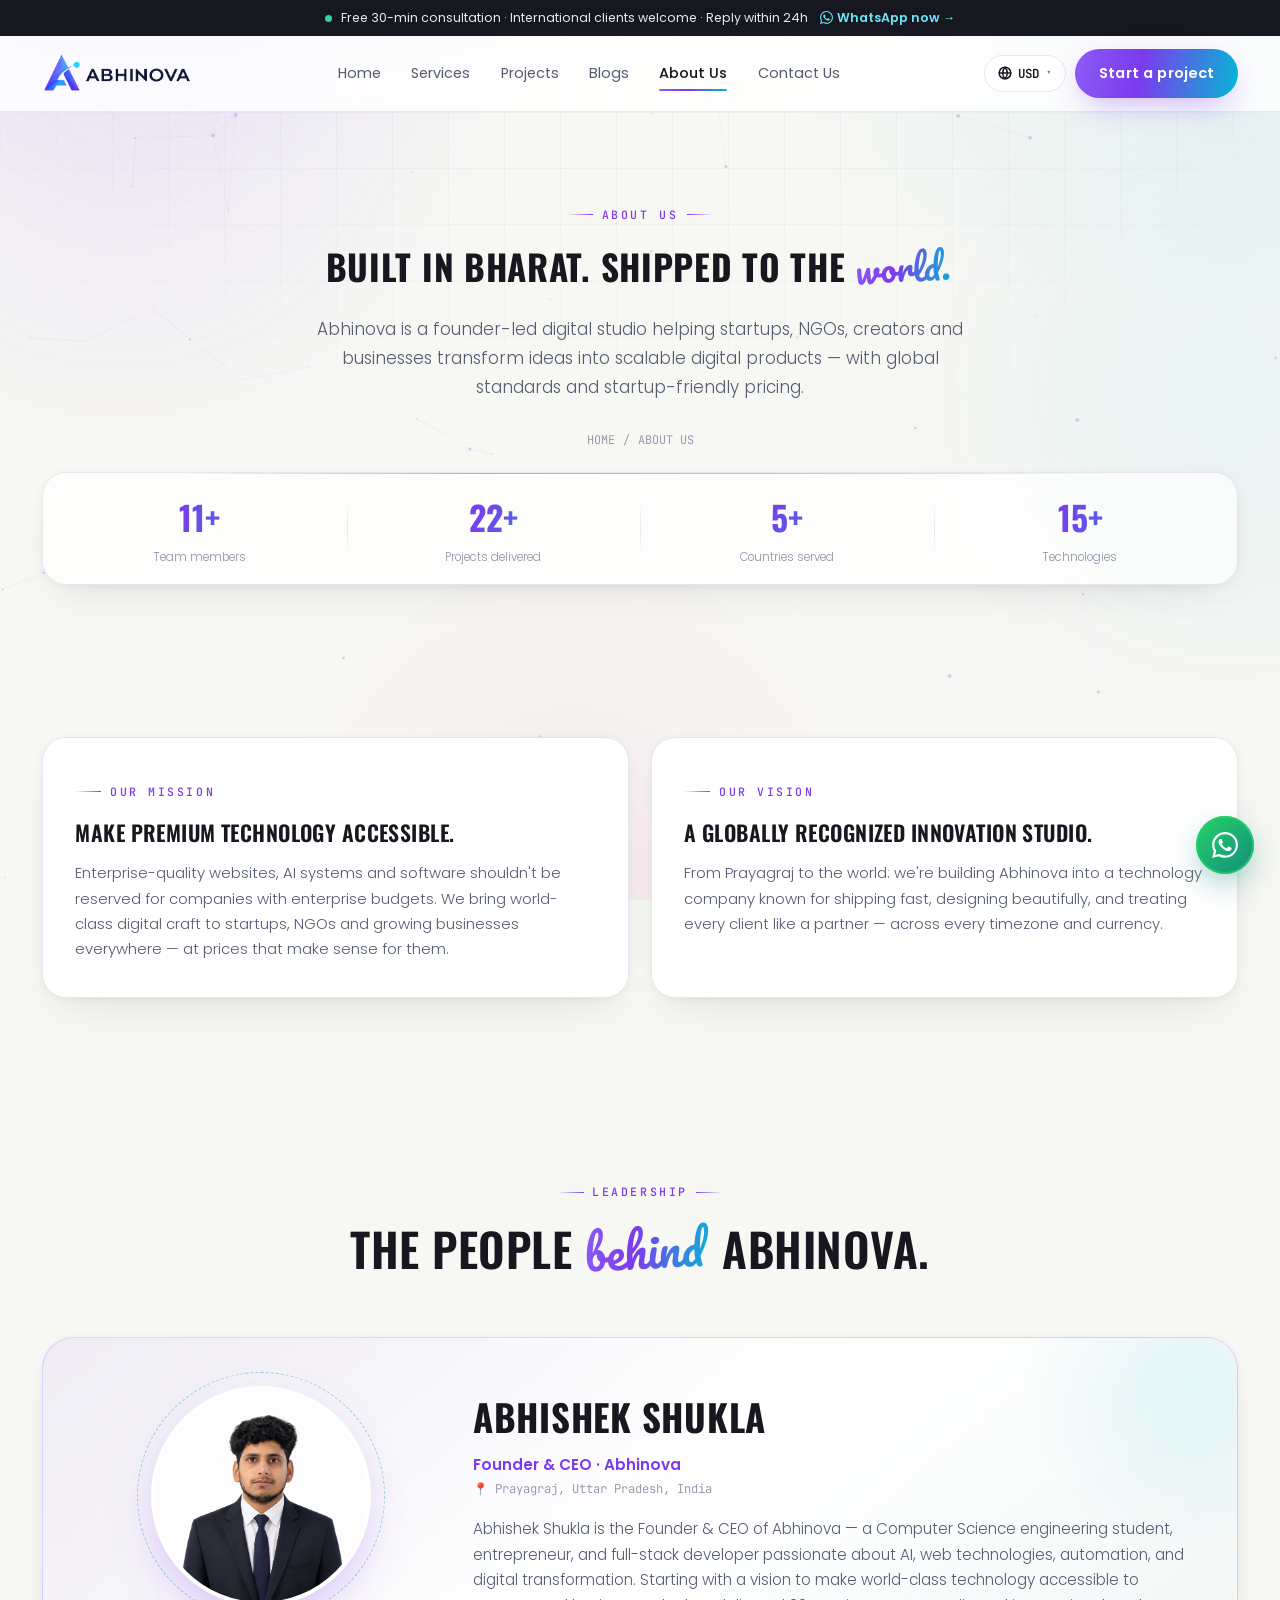
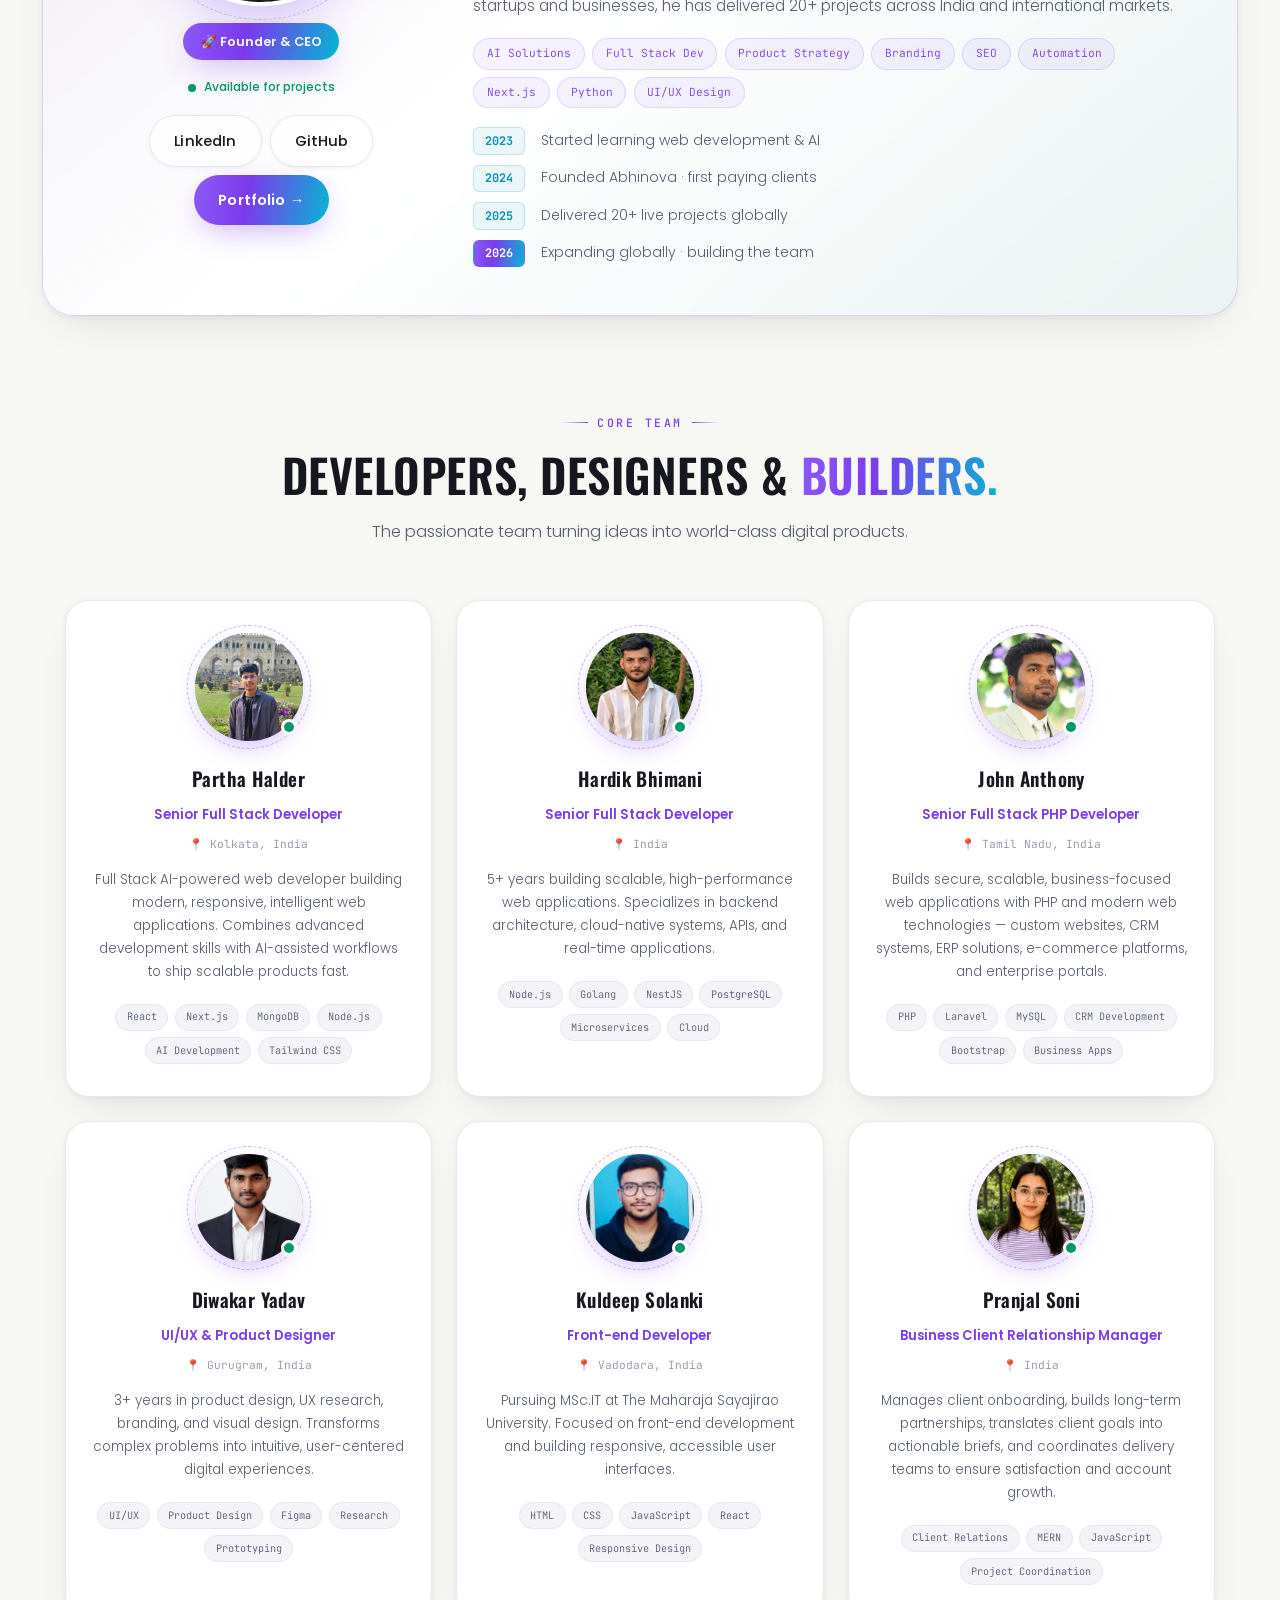
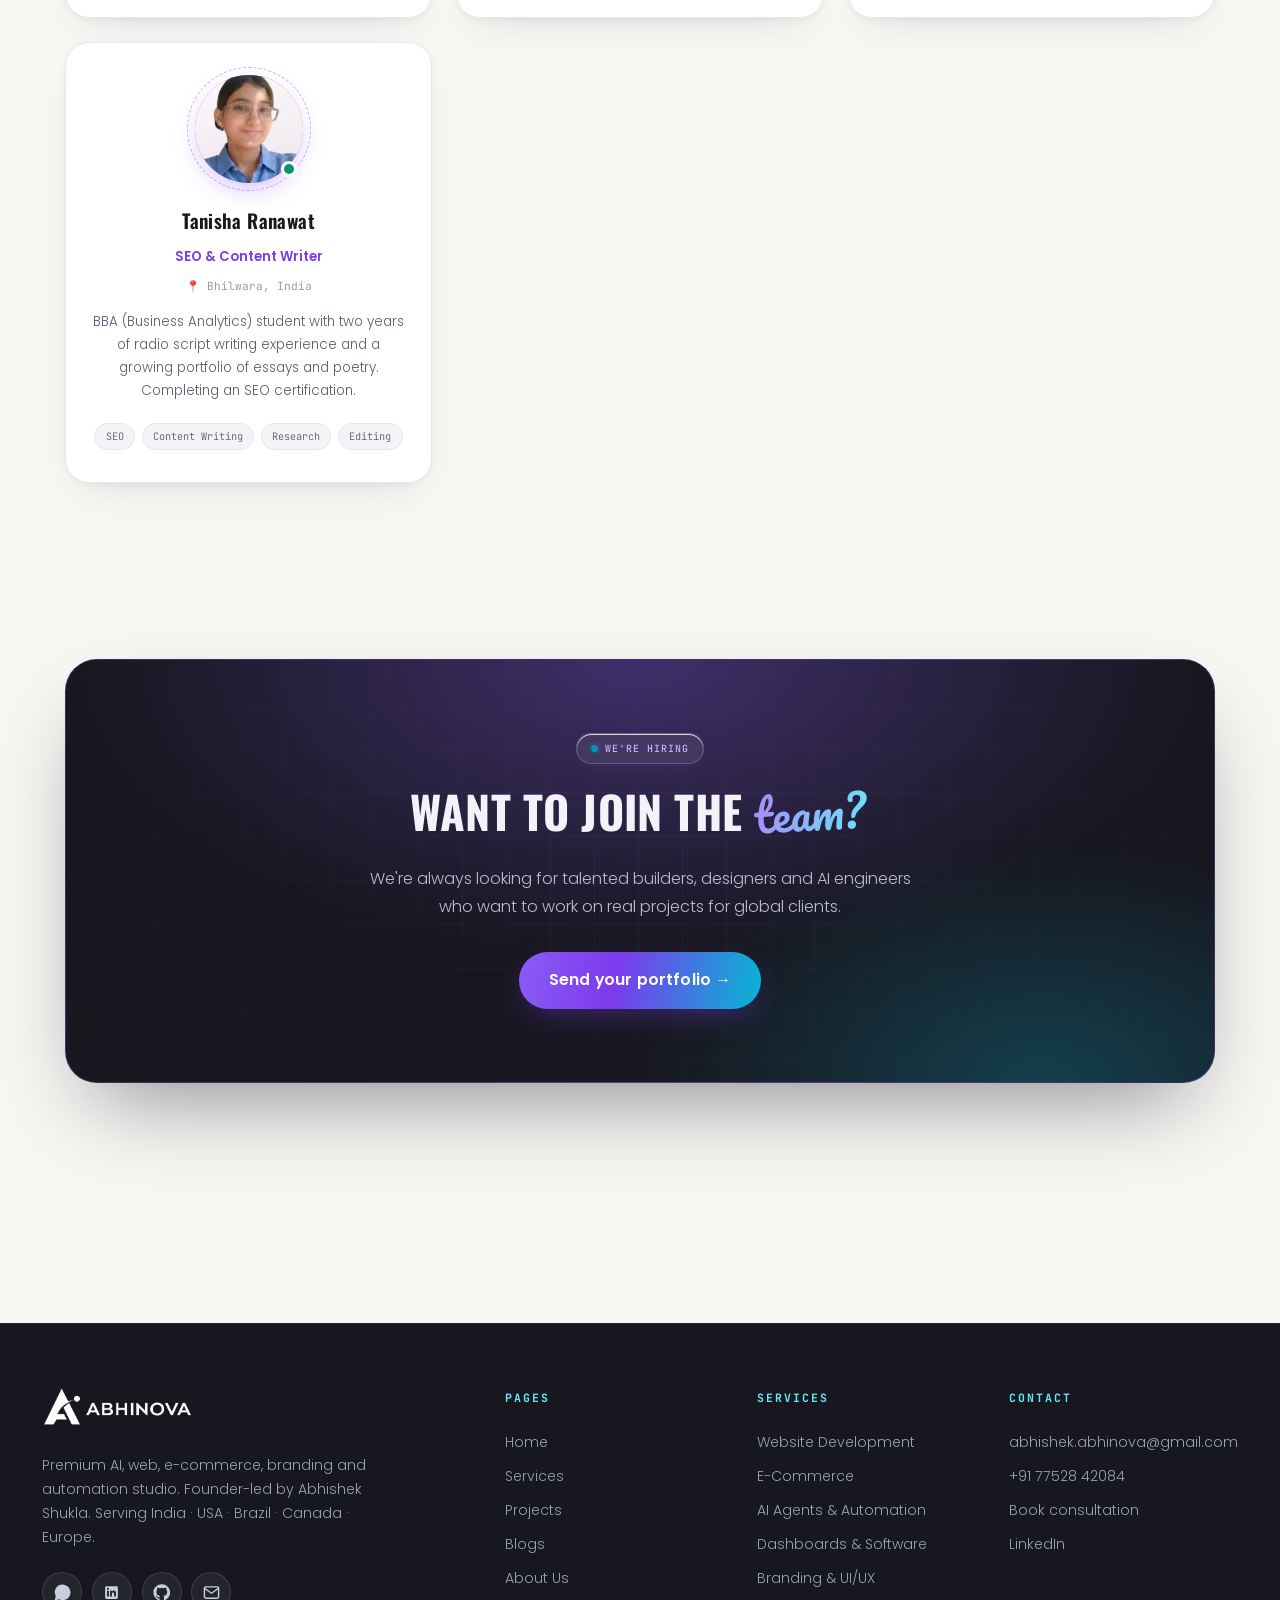
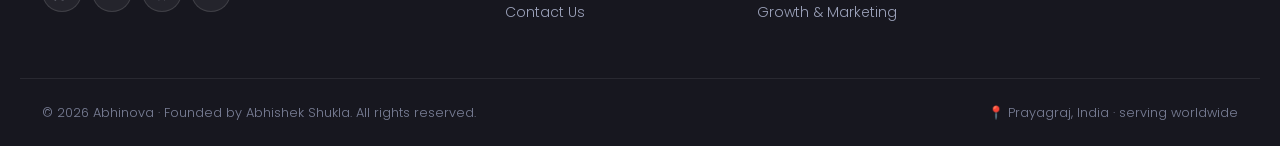
<file: about.html>
<!doctype html>
<html lang="en">
<head>
<meta charset="utf-8"/>
<meta name="viewport" content="width=device-width,initial-scale=1,viewport-fit=cover"/>
<meta name="theme-color" content="#f7f7f4"/>
<title>About Us — Abhinova | The Team Behind the Products</title>
<meta name="description" content="Meet Abhinova: a founder-led digital studio from Prayagraj, India, serving clients worldwide. Learn our story, mission, and meet the developers, designers and strategists behind 22+ shipped projects."/>
<meta name="keywords" content="about Abhinova, digital agency team, Abhishek Shukla, web development team India, founder-led agency"/>
<meta name="author" content="Abhishek Shukla"/>
<link rel="canonical" href="https://abhinova.dev/about.html"/>
<meta property="og:type" content="website"/>
<meta property="og:url" content="https://abhinova.dev/about.html"/>
<meta property="og:title" content="About Us — Abhinova | The Team Behind the Products"/>
<meta property="og:description" content="Meet Abhinova: a founder-led digital studio from Prayagraj, India, serving clients worldwide. Learn our story, mission, and meet the developers, designers and strategists behind 22+ shipped projects."/>
<meta property="og:image" content="https://abhinova.dev/assets/img/brand/logoo.png"/>
<meta name="twitter:card" content="summary_large_image"/>
<meta name="twitter:title" content="About Us — Abhinova | The Team Behind the Products"/>
<meta name="twitter:description" content="Meet Abhinova: a founder-led digital studio from Prayagraj, India, serving clients worldwide. Learn our story, mission, and meet the developers, designers and strategists behind 22+ shipped projects."/>
<link rel="icon" type="image/png" href="assets/img/brand/logoo.png"/>
<link rel="preconnect" href="https://fonts.googleapis.com"/>
<link rel="preconnect" href="https://fonts.gstatic.com" crossorigin/>
<link href="https://fonts.googleapis.com/css2?family=Oswald:wght@500;600;700&family=Poppins:wght@300;400;500;600;700&family=JetBrains+Mono:wght@400;500;700&family=Pacifico&display=swap" rel="stylesheet"/>
<link rel="stylesheet" href="assets/css/main.css?v=2.4"/>
<script type="application/ld+json">
{
 "@context": "https://schema.org",
 "@type": "AboutPage",
 "name": "About Abhinova",
 "url": "https://abhinova.dev/about.html",
 "mainEntity": {
  "@type": "Organization",
  "name": "Abhinova",
  "founder": {
   "@type": "Person",
   "name": "Abhishek Shukla",
   "jobTitle": "Founder & CEO"
  },
  "foundingDate": "2024",
  "foundingLocation": "Prayagraj, India"
 }
}
</script>
</head>
<body>

<div class="ambient" aria-hidden="true">
  <span class="orb orb-a"></span><span class="orb orb-b"></span><span class="orb orb-c"></span>
</div>
<canvas id="particles" aria-hidden="true"></canvas>
<div class="scroll-progress" id="scrollProgress" aria-hidden="true"></div>

<div class="site-header" id="siteHeader">
  <div class="ann-bar">
    <span class="ann-dot"></span>
    <span>Free 30-min consultation · International clients welcome · Reply within 24h</span>
    <a href="https://wa.me/917752842084?text=Hello%20Abhinova%2C%20I%20am%20interested%20in%20your%20services%20and%20would%20like%20a%20consultation." target="_blank" rel="noopener" class="ann-cta">WhatsApp now →</a>
  </div>
  <header class="nav">
    <a href="index.html" class="brand" aria-label="Abhinova home">
      <img src="assets/img/brand/navlogo.png" alt="Abhinova" class="brand-logo"/>
    </a>
    <nav class="nav-links" aria-label="Primary">
      <a href="index.html">Home</a>
      <a href="services.html">Services</a>
      <a href="projects.html">Projects</a>
      <a href="blog.html">Blogs</a>
      <a href="about.html">About Us</a>
      <a href="contact.html">Contact Us</a>
    </nav>
    <div class="nav-tools">
      <div class="switch" id="curSwitch" role="group" aria-label="Currency">
        <button class="switch-btn" aria-haspopup="listbox" aria-expanded="false">
          <span class="cur-btn-ico"><svg viewBox="0 0 24 24" width="14" height="14" fill="none" stroke="currentColor" stroke-width="2.5" stroke-linecap="round" stroke-linejoin="round"><circle cx="12" cy="12" r="10"/><line x1="2" y1="12" x2="22" y2="12"/><path d="M12 2a15.3 15.3 0 0 1 4 10 15.3 15.3 0 0 1-4 10 15.3 15.3 0 0 1-4-10 15.3 15.3 0 0 1 4-10z"/></svg></span><span id="curLabel">USD</span><span class="sw-caret">▾</span>
        </button>
        <ul class="switch-menu" role="listbox" id="curMenu"></ul>
      </div>
      <a href="contact.html" class="btn btn-primary nav-cta">Start a project</a>
      <button class="hamburger" id="hamburger" aria-label="Menu" aria-expanded="false">
        <span></span><span></span><span></span>
      </button>
    </div>
  </header>
</div>
<nav class="mobile-nav" id="mobileNav" aria-label="Mobile navigation">
  <!-- Header -->
  <div class="mobile-nav-header">
    <span class="mobile-nav-logo"><img src="assets/img/brand/navlogo.png" alt="Abhinova"/></span>
    <button class="mobile-nav-close" id="mobileNavClose" aria-label="Close menu">
      <svg viewBox="0 0 24 24" width="18" height="18" fill="none" stroke="currentColor" stroke-width="2.5" stroke-linecap="round" stroke-linejoin="round"><line x1="18" y1="6" x2="6" y2="18"/><line x1="6" y1="6" x2="18" y2="18"/></svg>
    </button>
  </div>

  <!-- Nav Links -->
  <div class="mobile-nav-links">
  <a href="index.html" class="mobile-nav-link">
    <span class="mn-ico"><svg viewBox="0 0 24 24" width="16" height="16" fill="none" stroke="currentColor" stroke-width="2" stroke-linecap="round" stroke-linejoin="round"><path d="M3 9l9-7 9 7v11a2 2 0 0 1-2 2H5a2 2 0 0 1-2-2z"/><polyline points="9 22 9 12 15 12 15 22"/></svg></span>
    <span class="mn-label">Home</span>
    <svg class="mn-arrow" viewBox="0 0 24 24" width="14" height="14" fill="none" stroke="currentColor" stroke-width="2.5" stroke-linecap="round" stroke-linejoin="round"><path d="M9 18l6-6-6-6"/></svg>
  </a>
  <a href="services.html" class="mobile-nav-link">
    <span class="mn-ico"><svg viewBox="0 0 24 24" width="16" height="16" fill="none" stroke="currentColor" stroke-width="2" stroke-linecap="round" stroke-linejoin="round"><rect x="2" y="3" width="20" height="14" rx="2"/><path d="M8 21h8M12 17v4"/></svg></span>
    <span class="mn-label">Services</span>
    <svg class="mn-arrow" viewBox="0 0 24 24" width="14" height="14" fill="none" stroke="currentColor" stroke-width="2.5" stroke-linecap="round" stroke-linejoin="round"><path d="M9 18l6-6-6-6"/></svg>
  </a>
  <a href="projects.html" class="mobile-nav-link">
    <span class="mn-ico"><svg viewBox="0 0 24 24" width="16" height="16" fill="none" stroke="currentColor" stroke-width="2" stroke-linecap="round" stroke-linejoin="round"><rect x="3" y="3" width="7" height="7"/><rect x="14" y="3" width="7" height="7"/><rect x="14" y="14" width="7" height="7"/><rect x="3" y="14" width="7" height="7"/></svg></span>
    <span class="mn-label">Projects</span>
    <svg class="mn-arrow" viewBox="0 0 24 24" width="14" height="14" fill="none" stroke="currentColor" stroke-width="2.5" stroke-linecap="round" stroke-linejoin="round"><path d="M9 18l6-6-6-6"/></svg>
  </a>
  <a href="blog.html" class="mobile-nav-link">
    <span class="mn-ico"><svg viewBox="0 0 24 24" width="16" height="16" fill="none" stroke="currentColor" stroke-width="2" stroke-linecap="round" stroke-linejoin="round"><path d="M14 2H6a2 2 0 0 0-2 2v16a2 2 0 0 0 2 2h12a2 2 0 0 0 2-2V8z"/><polyline points="14 2 14 8 20 8"/><line x1="16" y1="13" x2="8" y2="13"/><line x1="16" y1="17" x2="8" y2="17"/></svg></span>
    <span class="mn-label">Blogs</span>
    <svg class="mn-arrow" viewBox="0 0 24 24" width="14" height="14" fill="none" stroke="currentColor" stroke-width="2.5" stroke-linecap="round" stroke-linejoin="round"><path d="M9 18l6-6-6-6"/></svg>
  </a>
  <a href="about.html" class="mobile-nav-link is-active">
    <span class="mn-ico"><svg viewBox="0 0 24 24" width="16" height="16" fill="none" stroke="currentColor" stroke-width="2" stroke-linecap="round" stroke-linejoin="round"><circle cx="12" cy="8" r="4"/><path d="M4 20c0-4 3.6-7 8-7s8 3 8 7"/></svg></span>
    <span class="mn-label">About Us</span>
    <svg class="mn-arrow" viewBox="0 0 24 24" width="14" height="14" fill="none" stroke="currentColor" stroke-width="2.5" stroke-linecap="round" stroke-linejoin="round"><path d="M9 18l6-6-6-6"/></svg>
  </a>
  <a href="contact.html" class="mobile-nav-link">
    <span class="mn-ico"><svg viewBox="0 0 24 24" width="16" height="16" fill="none" stroke="currentColor" stroke-width="2" stroke-linecap="round" stroke-linejoin="round"><path d="M21 15a2 2 0 0 1-2 2H7l-4 4V5a2 2 0 0 1 2-2h14a2 2 0 0 1 2 2z"/></svg></span>
    <span class="mn-label">Contact Us</span>
    <svg class="mn-arrow" viewBox="0 0 24 24" width="14" height="14" fill="none" stroke="currentColor" stroke-width="2.5" stroke-linecap="round" stroke-linejoin="round"><path d="M9 18l6-6-6-6"/></svg>
  </a>
    <div class="mobile-nav-divider"></div>
  </div>

  <!-- Currency -->
  <div class="mobile-currency" id="mobileCurrencySection">
    <div class="mobile-cur-title">Currency</div>
    <div class="mobile-cur-grid" id="mobileCurGrid"></div>
  </div>

  <!-- Footer CTA -->
  <div class="mobile-nav-footer">
    <a href="contact.html" class="btn btn-primary">Start a project</a>
  </div>
</nav>

<main>
  <section class="page-hero">
    <div class="wrap">
      <span class="kicker">About us</span>
      <h1 class="h-display">Built in Bharat. Shipped to the <span class="grad-text serif-accent">world.</span></h1>
      <p class="lead">Abhinova is a founder-led digital studio helping startups, NGOs, creators and businesses transform ideas into scalable digital products — with global standards and startup-friendly pricing.</p>
      <div class="breadcrumb"><a href="index.html">HOME</a><span>/</span><span>ABOUT US</span></div>
    </div>
    <div class="stats-band">
      <div class="stat"><div class="num" data-count="11" data-suffix="+">0</div><div class="lbl">Team members</div></div>
      <div class="stat"><div class="num" data-count="22" data-suffix="+">0</div><div class="lbl">Projects delivered</div></div>
      <div class="stat"><div class="num" data-count="5" data-suffix="+">0</div><div class="lbl">Countries served</div></div>
      <div class="stat"><div class="num" data-count="15" data-suffix="+">0</div><div class="lbl">Technologies</div></div>
    </div>
  </section>

  <section>
    <div class="wrap">
      <div class="mv-grid">
        <article class="card mv-card reveal-l"><div class="card-glow"></div>
          <span class="kicker">Our mission</span>
          <h3>Make premium technology accessible.</h3>
          <p>Enterprise-quality websites, AI systems and software shouldn't be reserved for companies with enterprise budgets. We bring world-class digital craft to startups, NGOs and growing businesses everywhere — at prices that make sense for them.</p>
        </article>
        <article class="card mv-card reveal-r"><div class="card-glow"></div>
          <span class="kicker">Our vision</span>
          <h3>A globally recognized innovation studio.</h3>
          <p>From Prayagraj to the world: we're building Abhinova into a technology company known for shipping fast, designing beautifully, and treating every client like a partner — across every timezone and currency.</p>
        </article>
      </div>
    </div>
  </section>

  <section>
    <div class="wrap">
      <header class="sec-head">
        <span class="kicker">Leadership</span>
        <h2 class="h-section">The people <span class="grad-text serif-accent">behind</span> Abhinova.</h2>
      </header>

      <!-- Founder -->
      <div class="founder-card reveal">
        <div class="founder-left">
          <div class="founder-photo-wrap">
            <div class="founder-photo-ring"></div>
            <img class="founder-photo" src="assets/img/team/abhi.png" alt="Abhishek Shukla — Founder & CEO of Abhinova" onerror="this.style.display='none'"/>
          </div>
          <span class="founder-badge">🚀 Founder & CEO</span>
          <span class="founder-avail">Available for projects</span>
          <div class="founder-socials">
            <a class="btn btn-ghost" href="https://www.linkedin.com/in/abhishek-shukla-prayagraj" target="_blank" rel="noopener">LinkedIn</a>
            <a class="btn btn-ghost" href="https://github.com/abhishek-abhinova" target="_blank" rel="noopener">GitHub</a>
            <a class="btn btn-primary" href="https://abhishekportofolio.netlify.app" target="_blank" rel="noopener">Portfolio →</a>
          </div>
        </div>
        <div class="founder-right">
          <h3 class="founder-name">Abhishek Shukla</h3>
          <div class="founder-role-tag">Founder & CEO · Abhinova</div>
          <div class="founder-loc">📍 Prayagraj, Uttar Pradesh, India</div>
          <p class="founder-bio">Abhishek Shukla is the Founder & CEO of Abhinova — a Computer Science engineering student, entrepreneur, and full-stack developer passionate about AI, web technologies, automation, and digital transformation. Starting with a vision to make world-class technology accessible to startups and businesses, he has delivered 20+ projects across India and international markets.</p>
          <div class="founder-skills">
            <span>AI Solutions</span><span>Full Stack Dev</span><span>Product Strategy</span><span>Branding</span><span>SEO</span><span>Automation</span><span>Next.js</span><span>Python</span><span>UI/UX Design</span>
          </div>
          <div class="founder-timeline">
            <div class="ftl"><span class="ftl-yr">2023</span><span>Started learning web development & AI</span></div>
            <div class="ftl"><span class="ftl-yr">2024</span><span>Founded Abhinova · first paying clients</span></div>
            <div class="ftl"><span class="ftl-yr">2025</span><span>Delivered 20+ live projects globally</span></div>
            <div class="ftl is-now"><span class="ftl-yr">2026</span><span>Expanding globally · building the team</span></div>
          </div>
        </div>
      </div>

      
  <section>
    <div class="wrap">
      <header class="sec-head">
        <span class="kicker">Core team</span>
        <h2 class="h-section">Developers, designers & <span class="grad-text">builders.</span></h2>
        <p class="sec-sub">The passionate team turning ideas into world-class digital products.</p>
      </header>
      <div class="team-grid" data-render="team"></div>
    </div>
  </section>

  <section>
    <div class="wrap">
      <div class="cta-banner reveal-zoom">
        <span class="eyebrow"><span class="pulse-dot"></span>WE'RE HIRING</span>
        <h2>Want to join the <span class="grad-text serif-accent">team?</span></h2>
        <p>We're always looking for talented builders, designers and AI engineers who want to work on real projects for global clients.</p>
        <div class="cta-btns">
          <a href="contact.html" class="btn btn-primary btn-lg">Send your portfolio →</a>
        </div>
      </div>
    </div>
  </section>
</main>
<footer class="foot">
  <div class="foot-grid">
    <div class="foot-brand">
      <a href="index.html" class="brand">
        <img src="assets/img/brand/navlogo.png" alt="Abhinova" class="brand-logo"/>
      </a>
      <p class="foot-tag">Premium AI, web, e-commerce, branding and automation studio. Founder-led by Abhishek Shukla. Serving India · USA · Brazil · Canada · Europe.</p>
      <div class="foot-social">
        <a href="https://wa.me/917752842084" target="_blank" rel="noopener" aria-label="WhatsApp" title="WhatsApp">
          <svg viewBox="0 0 24 24" width="17" height="17" fill="currentColor"><path d="M17.5 14.4c-.3-.1-1.7-.8-2-.9-.3-.1-.5-.2-.7.2-.2.3-.8.9-1 1.1-.2.2-.4.2-.7.1-.3-.1-1.2-.4-2.3-1.4-.9-.8-1.4-1.7-1.6-2-.2-.3 0-.5.1-.6.1-.1.3-.4.5-.6.2-.2.2-.3.3-.5.1-.2.1-.4 0-.5-.1-.1-.7-1.7-1-2.4-.3-.6-.5-.5-.7-.5h-.6c-.2 0-.5.1-.8.4-.3.3-1 1-1 2.5s1.1 2.9 1.2 3.1c.1.2 2.1 3.2 5.1 4.5.7.3 1.3.5 1.7.6.7.2 1.3.2 1.8.1.6-.1 1.7-.7 1.9-1.4.2-.7.2-1.2.2-1.4-.1-.1-.3-.2-.6-.3zM12 .8C6 .8 1.1 5.7 1.1 11.7c0 1.9.5 3.7 1.4 5.3L1 23.2l6.4-1.6c1.5.8 3.2 1.3 5 1.3 6 0 10.9-4.9 10.9-10.9S18 .8 12 .8z"/></svg>
        </a>
        <a href="https://www.linkedin.com/in/abhishek-shukla-prayagraj" target="_blank" rel="noopener" aria-label="LinkedIn" title="LinkedIn">
          <svg viewBox="0 0 24 24" width="17" height="17" fill="currentColor"><path d="M19 3H5a2 2 0 0 0-2 2v14a2 2 0 0 0 2 2h14a2 2 0 0 0 2-2V5a2 2 0 0 0-2-2zM8.34 17.5H5.67V9.5h2.67v8zM7 8.4a1.55 1.55 0 1 1 0-3.1 1.55 1.55 0 0 1 0 3.1zm11.34 9.1h-2.67v-4c0-1-.4-1.6-1.34-1.6-1 0-1.66.7-1.66 1.6v4h-2.67V9.5h2.67v1.2c.4-.6 1.2-1.4 2.67-1.4 2 0 3 1.3 3 3.6v4.6z"/></svg>
        </a>
        <a href="https://github.com/abhishek-abhinova" target="_blank" rel="noopener" aria-label="GitHub" title="GitHub">
          <svg viewBox="0 0 24 24" width="17" height="17" fill="currentColor"><path d="M12 .5C5.7.5.5 5.7.5 12c0 5.1 3.3 9.4 7.9 10.9.6.1.8-.3.8-.6v-2.2c-3.2.7-3.9-1.4-3.9-1.4-.5-1.3-1.3-1.7-1.3-1.7-1.1-.7.1-.7.1-.7 1.2.1 1.8 1.2 1.8 1.2 1 1.8 2.8 1.3 3.4 1 .1-.8.4-1.3.8-1.6-2.6-.3-5.3-1.3-5.3-5.8 0-1.3.5-2.3 1.2-3.1-.1-.3-.5-1.5.1-3.2 0 0 1-.3 3.3 1.2.9-.3 2-.4 3-.4s2.1.1 3 .4c2.3-1.5 3.3-1.2 3.3-1.2.6 1.7.2 2.9.1 3.2.8.8 1.2 1.8 1.2 3.1 0 4.5-2.7 5.5-5.3 5.8.4.4.8 1.1.8 2.2v3.2c0 .3.2.7.8.6 4.6-1.5 7.9-5.8 7.9-10.9 0-6.3-5.2-11.5-11.5-11.5z"/></svg>
        </a>
        <a href="mailto:abhishek.abhinova@gmail.com" aria-label="Email" title="Email">
          <svg viewBox="0 0 24 24" width="17" height="17" fill="none" stroke="currentColor" stroke-width="2" stroke-linecap="round"><rect x="2" y="4" width="20" height="16" rx="2"/><path d="M22 6l-10 7L2 6"/></svg>
        </a>
      </div>
    </div>
    <div class="foot-col">
      <h4>Pages</h4>
      <a href="index.html">Home</a>
      <a href="services.html">Services</a>
      <a href="projects.html">Projects</a>
      <a href="blog.html">Blogs</a>
      <a href="about.html">About Us</a>
      <a href="contact.html">Contact Us</a>
    </div>
    <div class="foot-col">
      <h4>Services</h4>
      <a href="services.html">Website Development</a>
      <a href="services.html">E-Commerce</a>
      <a href="services.html">AI Agents & Automation</a>
      <a href="services.html">Dashboards & Software</a>
      <a href="services.html">Branding & UI/UX</a>
      <a href="services.html">Growth & Marketing</a>
    </div>
    <div class="foot-col">
      <h4>Contact</h4>
      <a href="mailto:abhishek.abhinova@gmail.com">abhishek.abhinova@gmail.com</a>
      <a href="https://wa.me/917752842084" target="_blank" rel="noopener">+91 77528 42084</a>
      <a href="contact.html">Book consultation</a>
      <a href="https://www.linkedin.com/in/abhishek-shukla-prayagraj" target="_blank" rel="noopener">LinkedIn</a>
    </div>
  </div>
  <div class="foot-base">
    <span>© <span id="yr"></span> Abhinova · Founded by Abhishek Shukla. All rights reserved.</span>
    <span>📍 Prayagraj, India · serving worldwide</span>
  </div>
</footer>

<a class="wa-fab" href="https://wa.me/917752842084?text=Hello%20Abhinova%2C%20I%20am%20interested%20in%20your%20services%20and%20would%20like%20a%20consultation." target="_blank" rel="noopener" aria-label="Chat on WhatsApp">
  <span class="wa-ping"></span>
  <svg viewBox="0 0 24 24" width="26" height="26" fill="currentColor"><path d="M17.472 14.382c-.297-.149-1.758-.867-2.03-.967-.273-.099-.471-.148-.67.15-.197.297-.767.966-.94 1.164-.173.199-.347.223-.644.075-.297-.15-1.255-.463-2.39-1.475-.883-.788-1.48-1.761-1.653-2.059-.173-.297-.018-.458.13-.606.134-.133.298-.347.446-.52.149-.174.198-.298.298-.497.099-.198.05-.371-.025-.52-.075-.149-.669-1.612-.916-2.207-.242-.579-.487-.5-.669-.51-.173-.008-.371-.01-.57-.01-.198 0-.52.074-.792.372-.272.297-1.04 1.016-1.04 2.479 0 1.462 1.065 2.875 1.213 3.074.149.198 2.096 3.2 5.077 4.487.709.306 1.262.489 1.694.625.712.227 1.36.195 1.871.118.571-.085 1.758-.719 2.006-1.413.248-.694.248-1.289.173-1.413-.074-.124-.272-.198-.57-.347m-5.421 7.403h-.004a9.87 9.87 0 01-5.031-1.378l-.361-.214-3.741.982.998-3.648-.235-.374a9.86 9.86 0 01-1.51-5.26c.001-5.45 4.436-9.884 9.888-9.884 2.64 0 5.122 1.03 6.988 2.898a9.825 9.825 0 012.893 6.994c-.003 5.45-4.437 9.884-9.885 9.884m8.413-18.297A11.815 11.815 0 0012.05 0C5.495 0 .16 5.335.157 11.892c0 2.096.547 4.142 1.588 5.945L0 24l6.335-1.662c1.746.953 3.71 1.455 5.703 1.456h.004c6.554 0 11.89-5.335 11.893-11.893a11.821 11.821 0 00-3.48-8.413z"/></svg>
</a>

<script src="assets/js/data.js"></script>
<script src="assets/js/main.js"></script>
</body>
</html>
</file>
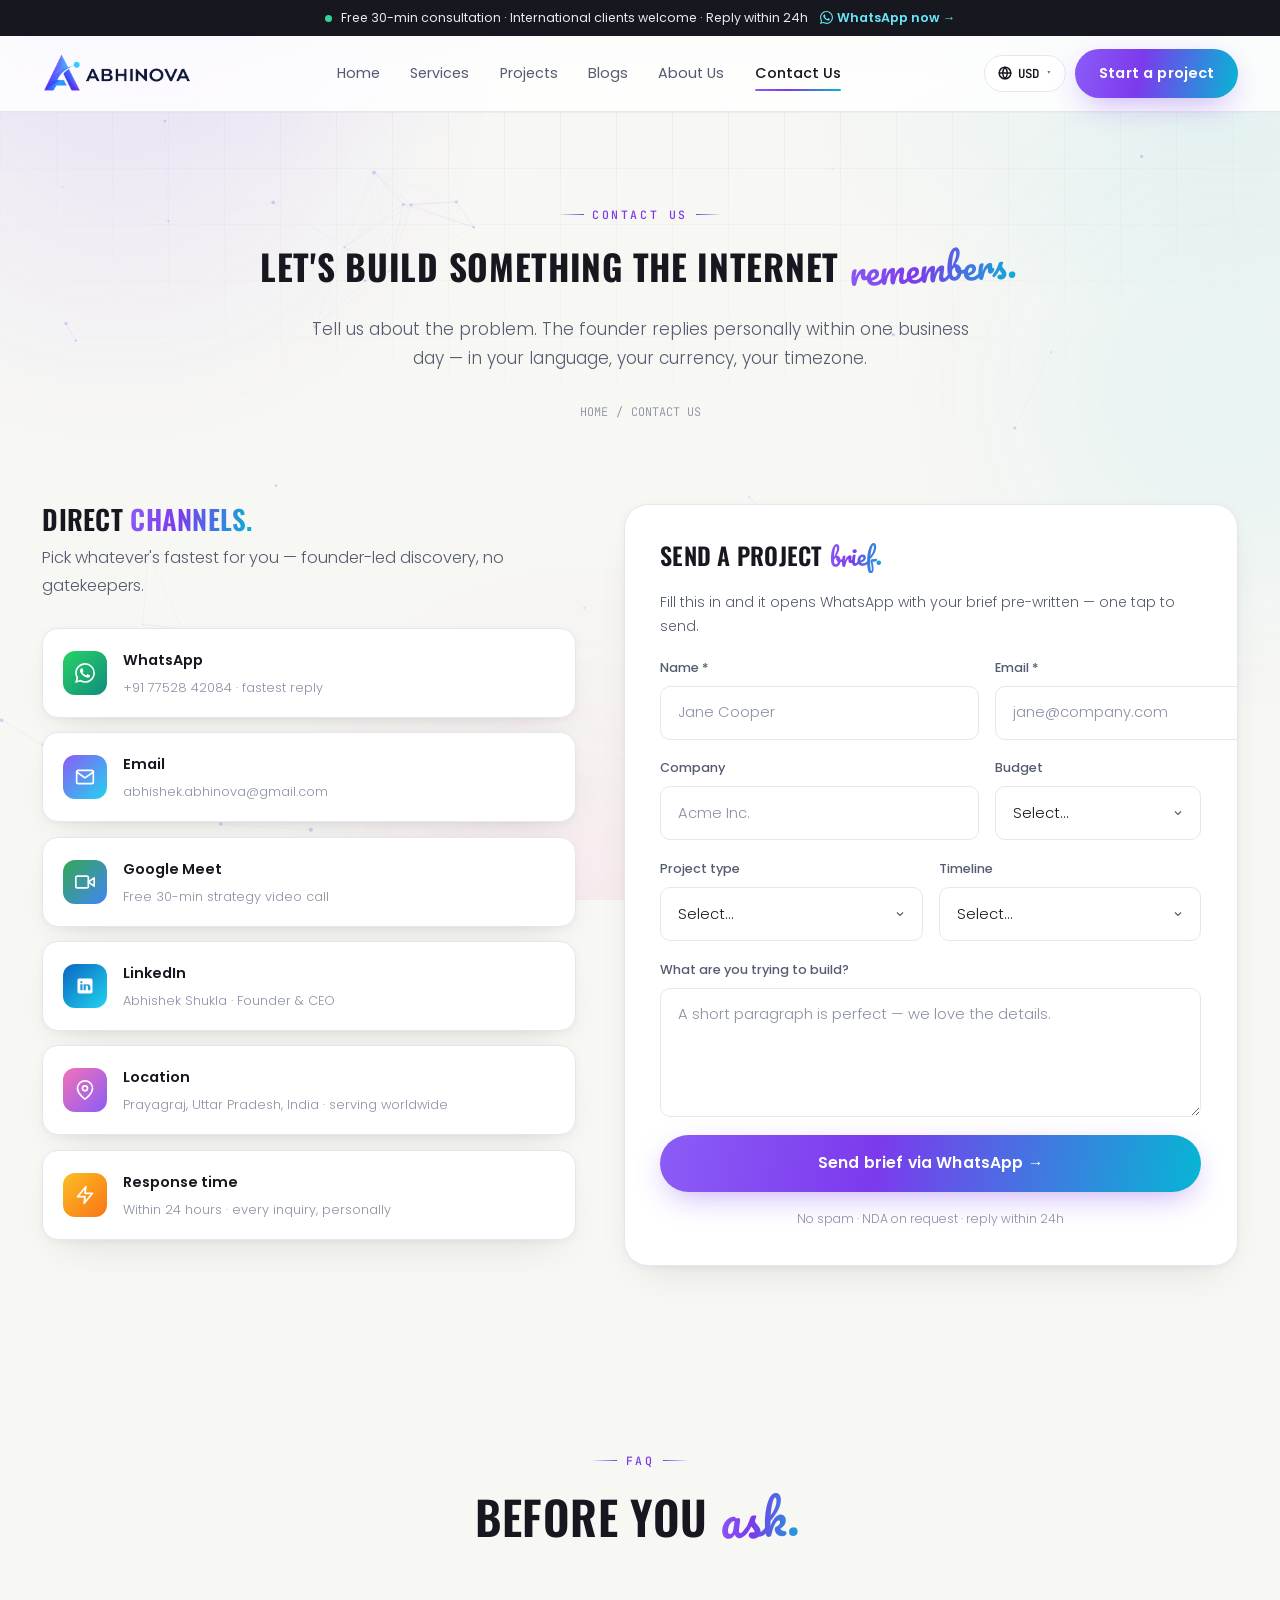
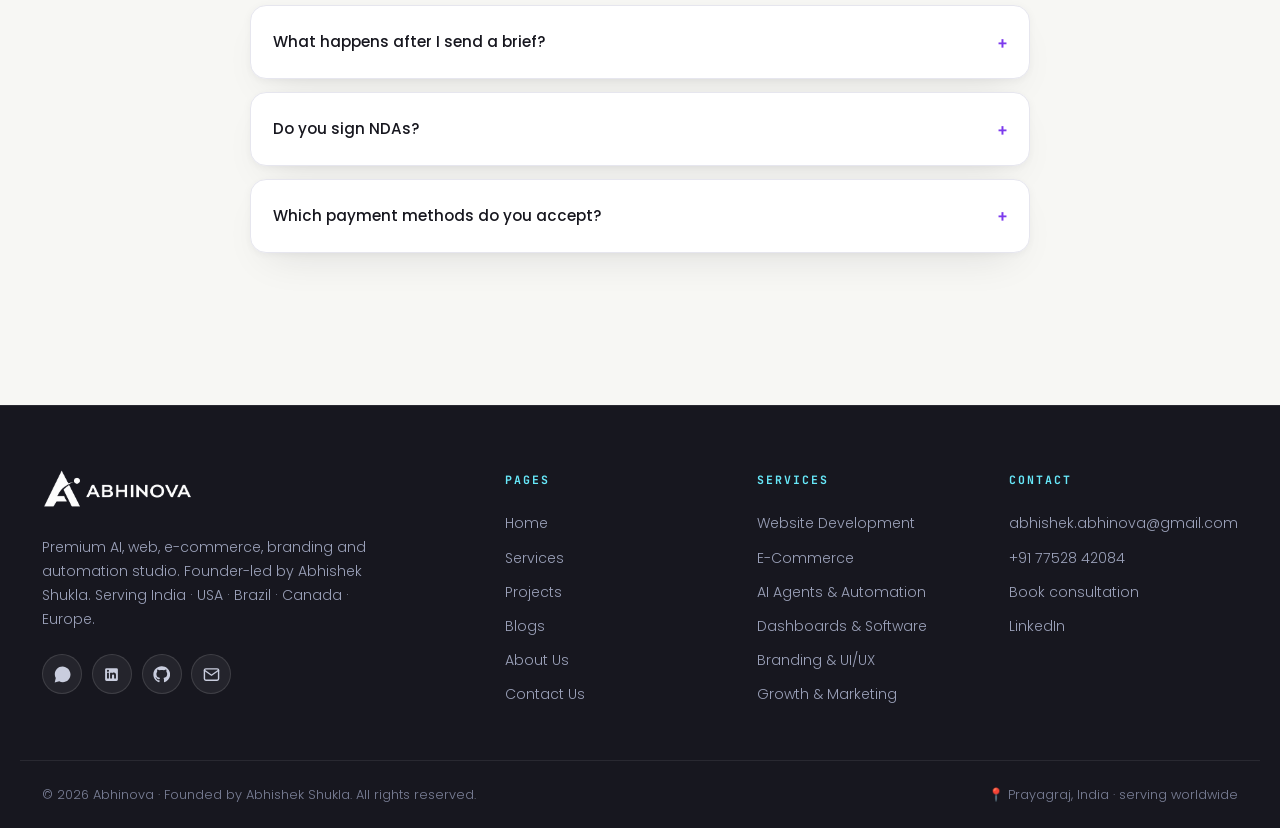
<file: contact.html>
<!doctype html>
<html lang="en">
<head>
<meta charset="utf-8"/>
<meta name="viewport" content="width=device-width,initial-scale=1,viewport-fit=cover"/>
<meta name="theme-color" content="#f7f7f4"/>
<title>Contact Us — Abhinova | Free Consultation Within 24 Hours</title>
<meta name="description" content="Start your project with Abhinova. Free 30-minute consultation, reply within 24 hours — via WhatsApp, email or the project brief form. Serving clients worldwide in their language, timezone and currency."/>
<meta name="keywords" content="contact web agency, free website consultation, hire web developer, start web project, Abhinova contact"/>
<meta name="author" content="Abhishek Shukla"/>
<link rel="canonical" href="https://abhinova.dev/contact.html"/>
<meta property="og:type" content="website"/>
<meta property="og:url" content="https://abhinova.dev/contact.html"/>
<meta property="og:title" content="Contact Us — Abhinova | Free Consultation Within 24 Hours"/>
<meta property="og:description" content="Start your project with Abhinova. Free 30-minute consultation, reply within 24 hours — via WhatsApp, email or the project brief form. Serving clients worldwide in their language, timezone and currency."/>
<meta property="og:image" content="https://abhinova.dev/assets/img/brand/logoo.png"/>
<meta name="twitter:card" content="summary_large_image"/>
<meta name="twitter:title" content="Contact Us — Abhinova | Free Consultation Within 24 Hours"/>
<meta name="twitter:description" content="Start your project with Abhinova. Free 30-minute consultation, reply within 24 hours — via WhatsApp, email or the project brief form. Serving clients worldwide in their language, timezone and currency."/>
<link rel="icon" type="image/png" href="assets/img/brand/logoo.png"/>
<link rel="preconnect" href="https://fonts.googleapis.com"/>
<link rel="preconnect" href="https://fonts.gstatic.com" crossorigin/>
<link href="https://fonts.googleapis.com/css2?family=Oswald:wght@500;600;700&family=Poppins:wght@300;400;500;600;700&family=JetBrains+Mono:wght@400;500;700&family=Pacifico&display=swap" rel="stylesheet"/>
<link rel="stylesheet" href="assets/css/main.css?v=2.4"/>
<script type="application/ld+json">
{
 "@context": "https://schema.org",
 "@type": "ContactPage",
 "name": "Contact Abhinova",
 "url": "https://abhinova.dev/contact.html",
 "mainEntity": {
  "@type": "Organization",
  "name": "Abhinova",
  "telephone": "+917752842084",
  "email": "abhishek.abhinova@gmail.com",
  "address": {
   "@type": "PostalAddress",
   "addressLocality": "Prayagraj",
   "addressRegion": "Uttar Pradesh",
   "addressCountry": "IN"
  }
 }
}
</script>
</head>
<body>

<div class="ambient" aria-hidden="true">
  <span class="orb orb-a"></span><span class="orb orb-b"></span><span class="orb orb-c"></span>
</div>
<canvas id="particles" aria-hidden="true"></canvas>
<div class="scroll-progress" id="scrollProgress" aria-hidden="true"></div>

<div class="site-header" id="siteHeader">
  <div class="ann-bar">
    <span class="ann-dot"></span>
    <span>Free 30-min consultation · International clients welcome · Reply within 24h</span>
    <a href="https://wa.me/917752842084?text=Hello%20Abhinova%2C%20I%20am%20interested%20in%20your%20services%20and%20would%20like%20a%20consultation." target="_blank" rel="noopener" class="ann-cta">WhatsApp now →</a>
  </div>
  <header class="nav">
    <a href="index.html" class="brand" aria-label="Abhinova home">
      <img src="assets/img/brand/navlogo.png" alt="Abhinova" class="brand-logo"/>
    </a>
    <nav class="nav-links" aria-label="Primary">
      <a href="index.html">Home</a>
      <a href="services.html">Services</a>
      <a href="projects.html">Projects</a>
      <a href="blog.html">Blogs</a>
      <a href="about.html">About Us</a>
      <a href="contact.html">Contact Us</a>
    </nav>
    <div class="nav-tools">
      <div class="switch" id="curSwitch" role="group" aria-label="Currency">
        <button class="switch-btn" aria-haspopup="listbox" aria-expanded="false">
          <span class="cur-btn-ico"><svg viewBox="0 0 24 24" width="14" height="14" fill="none" stroke="currentColor" stroke-width="2.5" stroke-linecap="round" stroke-linejoin="round"><circle cx="12" cy="12" r="10"/><line x1="2" y1="12" x2="22" y2="12"/><path d="M12 2a15.3 15.3 0 0 1 4 10 15.3 15.3 0 0 1-4 10 15.3 15.3 0 0 1-4-10 15.3 15.3 0 0 1 4-10z"/></svg></span><span id="curLabel">USD</span><span class="sw-caret">▾</span>
        </button>
        <ul class="switch-menu" role="listbox" id="curMenu"></ul>
      </div>
      <a href="contact.html" class="btn btn-primary nav-cta">Start a project</a>
      <button class="hamburger" id="hamburger" aria-label="Menu" aria-expanded="false">
        <span></span><span></span><span></span>
      </button>
    </div>
  </header>
</div>
<nav class="mobile-nav" id="mobileNav" aria-label="Mobile navigation">
  <!-- Header -->
  <div class="mobile-nav-header">
    <span class="mobile-nav-logo"><img src="assets/img/brand/navlogo.png" alt="Abhinova"/></span>
    <button class="mobile-nav-close" id="mobileNavClose" aria-label="Close menu">
      <svg viewBox="0 0 24 24" width="18" height="18" fill="none" stroke="currentColor" stroke-width="2.5" stroke-linecap="round" stroke-linejoin="round"><line x1="18" y1="6" x2="6" y2="18"/><line x1="6" y1="6" x2="18" y2="18"/></svg>
    </button>
  </div>

  <!-- Nav Links -->
  <div class="mobile-nav-links">
  <a href="index.html" class="mobile-nav-link">
    <span class="mn-ico"><svg viewBox="0 0 24 24" width="16" height="16" fill="none" stroke="currentColor" stroke-width="2" stroke-linecap="round" stroke-linejoin="round"><path d="M3 9l9-7 9 7v11a2 2 0 0 1-2 2H5a2 2 0 0 1-2-2z"/><polyline points="9 22 9 12 15 12 15 22"/></svg></span>
    <span class="mn-label">Home</span>
    <svg class="mn-arrow" viewBox="0 0 24 24" width="14" height="14" fill="none" stroke="currentColor" stroke-width="2.5" stroke-linecap="round" stroke-linejoin="round"><path d="M9 18l6-6-6-6"/></svg>
  </a>
  <a href="services.html" class="mobile-nav-link">
    <span class="mn-ico"><svg viewBox="0 0 24 24" width="16" height="16" fill="none" stroke="currentColor" stroke-width="2" stroke-linecap="round" stroke-linejoin="round"><rect x="2" y="3" width="20" height="14" rx="2"/><path d="M8 21h8M12 17v4"/></svg></span>
    <span class="mn-label">Services</span>
    <svg class="mn-arrow" viewBox="0 0 24 24" width="14" height="14" fill="none" stroke="currentColor" stroke-width="2.5" stroke-linecap="round" stroke-linejoin="round"><path d="M9 18l6-6-6-6"/></svg>
  </a>
  <a href="projects.html" class="mobile-nav-link">
    <span class="mn-ico"><svg viewBox="0 0 24 24" width="16" height="16" fill="none" stroke="currentColor" stroke-width="2" stroke-linecap="round" stroke-linejoin="round"><rect x="3" y="3" width="7" height="7"/><rect x="14" y="3" width="7" height="7"/><rect x="14" y="14" width="7" height="7"/><rect x="3" y="14" width="7" height="7"/></svg></span>
    <span class="mn-label">Projects</span>
    <svg class="mn-arrow" viewBox="0 0 24 24" width="14" height="14" fill="none" stroke="currentColor" stroke-width="2.5" stroke-linecap="round" stroke-linejoin="round"><path d="M9 18l6-6-6-6"/></svg>
  </a>
  <a href="blog.html" class="mobile-nav-link">
    <span class="mn-ico"><svg viewBox="0 0 24 24" width="16" height="16" fill="none" stroke="currentColor" stroke-width="2" stroke-linecap="round" stroke-linejoin="round"><path d="M14 2H6a2 2 0 0 0-2 2v16a2 2 0 0 0 2 2h12a2 2 0 0 0 2-2V8z"/><polyline points="14 2 14 8 20 8"/><line x1="16" y1="13" x2="8" y2="13"/><line x1="16" y1="17" x2="8" y2="17"/></svg></span>
    <span class="mn-label">Blogs</span>
    <svg class="mn-arrow" viewBox="0 0 24 24" width="14" height="14" fill="none" stroke="currentColor" stroke-width="2.5" stroke-linecap="round" stroke-linejoin="round"><path d="M9 18l6-6-6-6"/></svg>
  </a>
  <a href="about.html" class="mobile-nav-link">
    <span class="mn-ico"><svg viewBox="0 0 24 24" width="16" height="16" fill="none" stroke="currentColor" stroke-width="2" stroke-linecap="round" stroke-linejoin="round"><circle cx="12" cy="8" r="4"/><path d="M4 20c0-4 3.6-7 8-7s8 3 8 7"/></svg></span>
    <span class="mn-label">About Us</span>
    <svg class="mn-arrow" viewBox="0 0 24 24" width="14" height="14" fill="none" stroke="currentColor" stroke-width="2.5" stroke-linecap="round" stroke-linejoin="round"><path d="M9 18l6-6-6-6"/></svg>
  </a>
  <a href="contact.html" class="mobile-nav-link is-active">
    <span class="mn-ico"><svg viewBox="0 0 24 24" width="16" height="16" fill="none" stroke="currentColor" stroke-width="2" stroke-linecap="round" stroke-linejoin="round"><path d="M21 15a2 2 0 0 1-2 2H7l-4 4V5a2 2 0 0 1 2-2h14a2 2 0 0 1 2 2z"/></svg></span>
    <span class="mn-label">Contact Us</span>
    <svg class="mn-arrow" viewBox="0 0 24 24" width="14" height="14" fill="none" stroke="currentColor" stroke-width="2.5" stroke-linecap="round" stroke-linejoin="round"><path d="M9 18l6-6-6-6"/></svg>
  </a>
    <div class="mobile-nav-divider"></div>
  </div>

  <!-- Currency -->
  <div class="mobile-currency" id="mobileCurrencySection">
    <div class="mobile-cur-title">Currency</div>
    <div class="mobile-cur-grid" id="mobileCurGrid"></div>
  </div>

  <!-- Footer CTA -->
  <div class="mobile-nav-footer">
    <a href="contact.html" class="btn btn-primary">Start a project</a>
  </div>
</nav>

<main>
  <section class="page-hero">
    <div class="wrap">
      <span class="kicker">Contact us</span>
      <h1 class="h-display">Let's build something the internet <span class="grad-text serif-accent">remembers.</span></h1>
      <p class="lead">Tell us about the problem. The founder replies personally within one business day — in your language, your currency, your timezone.</p>
      <div class="breadcrumb"><a href="index.html">HOME</a><span>/</span><span>CONTACT US</span></div>
    </div>
  </section>

  <section style="padding-top:1rem">
    <div class="wrap">
      <div class="contact-wrap">
        <div class="reveal-l">
          <h2 class="h-section" style="font-size:1.7rem">Direct <span class="grad-text">channels.</span></h2>
          <p class="sec-sub" style="margin-top:.6rem">Pick whatever's fastest for you — founder-led discovery, no gatekeepers.</p>
          <div class="contact-list">
            <a class="contact-item" href="https://wa.me/917752842084?text=Hello%20Abhinova%2C%20I%20am%20interested%20in%20your%20services%20and%20would%20like%20a%20consultation." target="_blank" rel="noopener">
              <span class="ci-ico" style="background:linear-gradient(135deg,#25d366,#128c7e)"><svg viewBox="0 0 24 24" width="20" height="20" fill="currentColor"><path d="M17.472 14.382c-.297-.149-1.758-.867-2.03-.967-.273-.099-.471-.148-.67.15-.197.297-.767.966-.94 1.164-.173.199-.347.223-.644.075-.297-.15-1.255-.463-2.39-1.475-.883-.788-1.48-1.761-1.653-2.059-.173-.297-.018-.458.13-.606.134-.133.298-.347.446-.52.149-.174.198-.298.298-.497.099-.198.05-.371-.025-.52-.075-.149-.669-1.612-.916-2.207-.242-.579-.487-.5-.669-.51-.173-.008-.371-.01-.57-.01-.198 0-.52.074-.792.372-.272.297-1.04 1.016-1.04 2.479 0 1.462 1.065 2.875 1.213 3.074.149.198 2.096 3.2 5.077 4.487.709.306 1.262.489 1.694.625.712.227 1.36.195 1.871.118.571-.085 1.758-.719 2.006-1.413.248-.694.248-1.289.173-1.413-.074-.124-.272-.198-.57-.347m-5.421 7.403h-.004a9.87 9.87 0 01-5.031-1.378l-.361-.214-3.741.982.998-3.648-.235-.374a9.86 9.86 0 01-1.51-5.26c.001-5.45 4.436-9.884 9.888-9.884 2.64 0 5.122 1.03 6.988 2.898a9.825 9.825 0 012.893 6.994c-.003 5.45-4.437 9.884-9.885 9.884m8.413-18.297A11.815 11.815 0 0012.05 0C5.495 0 .16 5.335.157 11.892c0 2.096.547 4.142 1.588 5.945L0 24l6.335-1.662c1.746.953 3.71 1.455 5.703 1.456h.004c6.554 0 11.89-5.335 11.893-11.893a11.821 11.821 0 00-3.48-8.413z" fill="white"/></svg></span>
              <span><span class="ci-t">WhatsApp</span><br/><span class="ci-d">+91 77528 42084 · fastest reply</span></span>
            </a>
            <a class="contact-item" href="mailto:abhishek.abhinova@gmail.com">
              <span class="ci-ico" style="background:linear-gradient(135deg,#8b5cf6,#22d3ee)"><svg viewBox="0 0 24 24" width="20" height="20" fill="none" stroke="white" stroke-width="2" stroke-linecap="round" stroke-linejoin="round"><path d="M4 4h16c1.1 0 2 .9 2 2v12c0 1.1-.9 2-2 2H4c-1.1 0-2-.9-2-2V6c0-1.1.9-2 2-2z"></path><polyline points="22,6 12,13 2,6"></polyline></svg></span>
              <span><span class="ci-t">Email</span><br/><span class="ci-d">abhishek.abhinova@gmail.com</span></span>
            </a>
            <a class="contact-item" href="https://meet.google.com/new" target="_blank" rel="noopener">
              <span class="ci-ico" style="background:linear-gradient(135deg,#34a853,#4285f4)"><svg viewBox="0 0 24 24" width="20" height="20" fill="none" stroke="white" stroke-width="2" stroke-linecap="round" stroke-linejoin="round"><polygon points="23 7 16 12 23 17 23 7"></polygon><rect x="1" y="5" width="15" height="14" rx="2" ry="2"></rect></svg></span>
              <span><span class="ci-t">Google Meet</span><br/><span class="ci-d">Free 30-min strategy video call</span></span>
            </a>
            <a class="contact-item" href="https://www.linkedin.com/in/abhishek-shukla-prayagraj" target="_blank" rel="noopener">
              <span class="ci-ico" style="background:linear-gradient(135deg,#0a66c2,#22d3ee)"><svg viewBox="0 0 24 24" width="20" height="20" fill="white"><path d="M19 3H5c-1.1 0-2 .9-2 2v14c0 1.1.9 2 2 2h14c1.1 0 2-.9 2-2V5c0-1.1-.9-2-2-2zM9 17H6.477v-7H9v7zM7.694 8.717c-.771 0-1.294-.518-1.294-1.139 0-.635.536-1.139 1.317-1.139.782 0 1.293.504 1.293 1.139 0 .621-.511 1.139-1.316 1.139zM18 17h-2.5v-3.821c0-1.025-.39-1.638-1.275-1.638-.724 0-1.11.472-1.294.928-.067.161-.067.433-.067.669V17h-2.5s.033-6.335 0-7h2.5v1.077c.365-.544 1.018-1.291 2.455-1.291 1.764 0 3.181 1.133 3.181 3.652V17z"/></svg></span>
              <span><span class="ci-t">LinkedIn</span><br/><span class="ci-d">Abhishek Shukla · Founder & CEO</span></span>
            </a>
            <div class="contact-item">
              <span class="ci-ico" style="background:linear-gradient(135deg,#f472b6,#8b5cf6)"><svg viewBox="0 0 24 24" width="20" height="20" fill="none" stroke="white" stroke-width="2" stroke-linecap="round" stroke-linejoin="round"><path d="M21 10c0 7-9 13-9 13s-9-6-9-13a9 9 0 0 1 18 0z"></path><circle cx="12" cy="10" r="3"></circle></svg></span>
              <span><span class="ci-t">Location</span><br/><span class="ci-d">Prayagraj, Uttar Pradesh, India · serving worldwide</span></span>
            </div>
            <div class="contact-item">
              <span class="ci-ico" style="background:linear-gradient(135deg,#fbbf24,#f97316)"><svg viewBox="0 0 24 24" width="20" height="20" fill="none" stroke="white" stroke-width="2" stroke-linecap="round" stroke-linejoin="round"><polygon points="13 2 3 14 12 14 11 22 21 10 12 10 13 2"></polygon></svg></span>
              <span><span class="ci-t">Response time</span><br/><span class="ci-d">Within 24 hours · every inquiry, personally</span></span>
            </div>
          </div>
        </div>

        <form class="card contact-form reveal-r" id="leadForm" novalidate>
          <h2 class="h-section" style="font-size:1.5rem">Send a project <span class="grad-text serif-accent">brief.</span></h2>
          <p style="color:var(--muted);font-size:.88rem;font-weight:300">Fill this in and it opens WhatsApp with your brief pre-written — one tap to send.</p>
          <div class="grid-2">
            <label class="field"><span>Name *</span><input name="name" required placeholder="Jane Cooper"/></label>
            <label class="field"><span>Email *</span><input type="email" name="email" required placeholder="jane@company.com"/></label>
          </div>
          <div class="grid-2">
            <label class="field"><span>Company</span><input name="company" placeholder="Acme Inc."/></label>
            <label class="field"><span>Budget</span>
              <select name="budget">
                <option value="">Select…</option>
                <option>Under $500</option>
                <option>$500 – $2,000</option>
                <option>$2,000 – $5,000</option>
                <option>$5,000 – $15,000</option>
                <option>$15,000+</option>
              </select>
            </label>
          </div>
          <div class="grid-2">
            <label class="field"><span>Project type</span>
              <select name="type">
                <option value="">Select…</option>
                <option>Website / Landing page</option>
                <option>E-commerce store</option>
                <option>AI product / agent</option>
                <option>Branding & design</option>
                <option>Automation / Ops</option>
                <option>Custom software</option>
              </select>
            </label>
            <label class="field"><span>Timeline</span>
              <select name="timeline">
                <option value="">Select…</option>
                <option>ASAP (this week)</option>
                <option>This month</option>
                <option>This quarter</option>
                <option>Flexible</option>
              </select>
            </label>
          </div>
          <label class="field"><span>What are you trying to build?</span>
            <textarea name="message" rows="4" placeholder="A short paragraph is perfect — we love the details."></textarea>
          </label>
          <button class="btn btn-primary btn-lg btn-block" type="submit">Send brief via WhatsApp →</button>
          <span style="font-size:.76rem;color:var(--muted-2);text-align:center">No spam · NDA on request · reply within 24h</span>
        </form>
      </div>
    </div>
  </section>

  <section>
    <div class="wrap">
      <header class="sec-head">
        <span class="kicker">FAQ</span>
        <h2 class="h-section">Before you <span class="grad-text serif-accent">ask.</span></h2>
      </header>
      <div class="faq-list">
        <details class="faq-item reveal"><summary>What happens after I send a brief?</summary><p>You'll get a personal reply from the founder within 24 hours with follow-up questions or a proposed scope, timeline and fixed price. The first 30-minute strategy call is always free.</p></details>
        <details class="faq-item reveal"><summary>Do you sign NDAs?</summary><p>Yes — NDA and IP assignment are standard on request. Your idea and code stay yours.</p></details>
        <details class="faq-item reveal"><summary>Which payment methods do you accept?</summary><p>Bank transfer, UPI (India), PayPal and Wise for international clients. Milestone-based payments — you never pay everything upfront.</p></details>
      </div>
    </div>
  </section>
</main>
<footer class="foot">
  <div class="foot-grid">
    <div class="foot-brand">
      <a href="index.html" class="brand">
        <img src="assets/img/brand/navlogo.png" alt="Abhinova" class="brand-logo"/>
      </a>
      <p class="foot-tag">Premium AI, web, e-commerce, branding and automation studio. Founder-led by Abhishek Shukla. Serving India · USA · Brazil · Canada · Europe.</p>
      <div class="foot-social">
        <a href="https://wa.me/917752842084" target="_blank" rel="noopener" aria-label="WhatsApp" title="WhatsApp">
          <svg viewBox="0 0 24 24" width="17" height="17" fill="currentColor"><path d="M17.5 14.4c-.3-.1-1.7-.8-2-.9-.3-.1-.5-.2-.7.2-.2.3-.8.9-1 1.1-.2.2-.4.2-.7.1-.3-.1-1.2-.4-2.3-1.4-.9-.8-1.4-1.7-1.6-2-.2-.3 0-.5.1-.6.1-.1.3-.4.5-.6.2-.2.2-.3.3-.5.1-.2.1-.4 0-.5-.1-.1-.7-1.7-1-2.4-.3-.6-.5-.5-.7-.5h-.6c-.2 0-.5.1-.8.4-.3.3-1 1-1 2.5s1.1 2.9 1.2 3.1c.1.2 2.1 3.2 5.1 4.5.7.3 1.3.5 1.7.6.7.2 1.3.2 1.8.1.6-.1 1.7-.7 1.9-1.4.2-.7.2-1.2.2-1.4-.1-.1-.3-.2-.6-.3zM12 .8C6 .8 1.1 5.7 1.1 11.7c0 1.9.5 3.7 1.4 5.3L1 23.2l6.4-1.6c1.5.8 3.2 1.3 5 1.3 6 0 10.9-4.9 10.9-10.9S18 .8 12 .8z"/></svg>
        </a>
        <a href="https://www.linkedin.com/in/abhishek-shukla-prayagraj" target="_blank" rel="noopener" aria-label="LinkedIn" title="LinkedIn">
          <svg viewBox="0 0 24 24" width="17" height="17" fill="currentColor"><path d="M19 3H5a2 2 0 0 0-2 2v14a2 2 0 0 0 2 2h14a2 2 0 0 0 2-2V5a2 2 0 0 0-2-2zM8.34 17.5H5.67V9.5h2.67v8zM7 8.4a1.55 1.55 0 1 1 0-3.1 1.55 1.55 0 0 1 0 3.1zm11.34 9.1h-2.67v-4c0-1-.4-1.6-1.34-1.6-1 0-1.66.7-1.66 1.6v4h-2.67V9.5h2.67v1.2c.4-.6 1.2-1.4 2.67-1.4 2 0 3 1.3 3 3.6v4.6z"/></svg>
        </a>
        <a href="https://github.com/abhishek-abhinova" target="_blank" rel="noopener" aria-label="GitHub" title="GitHub">
          <svg viewBox="0 0 24 24" width="17" height="17" fill="currentColor"><path d="M12 .5C5.7.5.5 5.7.5 12c0 5.1 3.3 9.4 7.9 10.9.6.1.8-.3.8-.6v-2.2c-3.2.7-3.9-1.4-3.9-1.4-.5-1.3-1.3-1.7-1.3-1.7-1.1-.7.1-.7.1-.7 1.2.1 1.8 1.2 1.8 1.2 1 1.8 2.8 1.3 3.4 1 .1-.8.4-1.3.8-1.6-2.6-.3-5.3-1.3-5.3-5.8 0-1.3.5-2.3 1.2-3.1-.1-.3-.5-1.5.1-3.2 0 0 1-.3 3.3 1.2.9-.3 2-.4 3-.4s2.1.1 3 .4c2.3-1.5 3.3-1.2 3.3-1.2.6 1.7.2 2.9.1 3.2.8.8 1.2 1.8 1.2 3.1 0 4.5-2.7 5.5-5.3 5.8.4.4.8 1.1.8 2.2v3.2c0 .3.2.7.8.6 4.6-1.5 7.9-5.8 7.9-10.9 0-6.3-5.2-11.5-11.5-11.5z"/></svg>
        </a>
        <a href="mailto:abhishek.abhinova@gmail.com" aria-label="Email" title="Email">
          <svg viewBox="0 0 24 24" width="17" height="17" fill="none" stroke="currentColor" stroke-width="2" stroke-linecap="round"><rect x="2" y="4" width="20" height="16" rx="2"/><path d="M22 6l-10 7L2 6"/></svg>
        </a>
      </div>
    </div>
    <div class="foot-col">
      <h4>Pages</h4>
      <a href="index.html">Home</a>
      <a href="services.html">Services</a>
      <a href="projects.html">Projects</a>
      <a href="blog.html">Blogs</a>
      <a href="about.html">About Us</a>
      <a href="contact.html">Contact Us</a>
    </div>
    <div class="foot-col">
      <h4>Services</h4>
      <a href="services.html">Website Development</a>
      <a href="services.html">E-Commerce</a>
      <a href="services.html">AI Agents & Automation</a>
      <a href="services.html">Dashboards & Software</a>
      <a href="services.html">Branding & UI/UX</a>
      <a href="services.html">Growth & Marketing</a>
    </div>
    <div class="foot-col">
      <h4>Contact</h4>
      <a href="mailto:abhishek.abhinova@gmail.com">abhishek.abhinova@gmail.com</a>
      <a href="https://wa.me/917752842084" target="_blank" rel="noopener">+91 77528 42084</a>
      <a href="contact.html">Book consultation</a>
      <a href="https://www.linkedin.com/in/abhishek-shukla-prayagraj" target="_blank" rel="noopener">LinkedIn</a>
    </div>
  </div>
  <div class="foot-base">
    <span>© <span id="yr"></span> Abhinova · Founded by Abhishek Shukla. All rights reserved.</span>
    <span>📍 Prayagraj, India · serving worldwide</span>
  </div>
</footer>



<script src="assets/js/data.js"></script>
<script src="assets/js/main.js"></script>
</body>
</html>
</file>
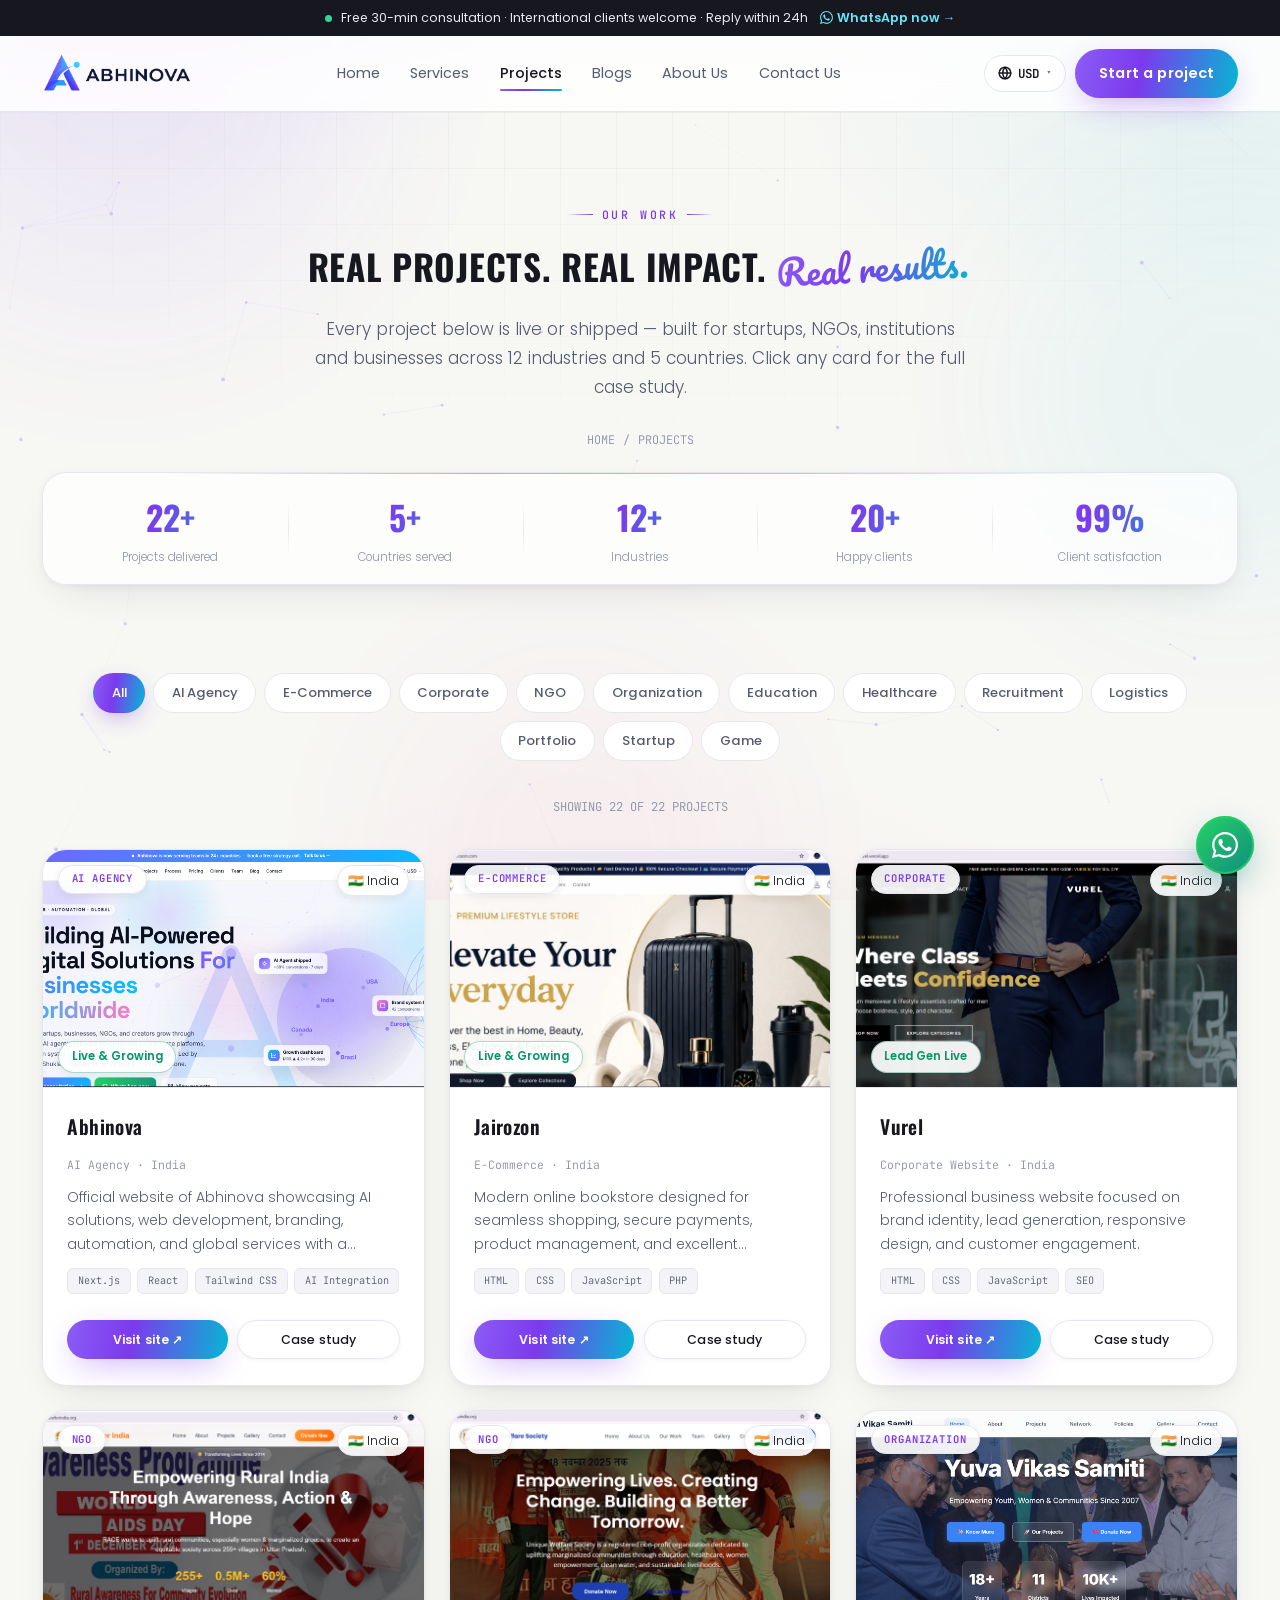
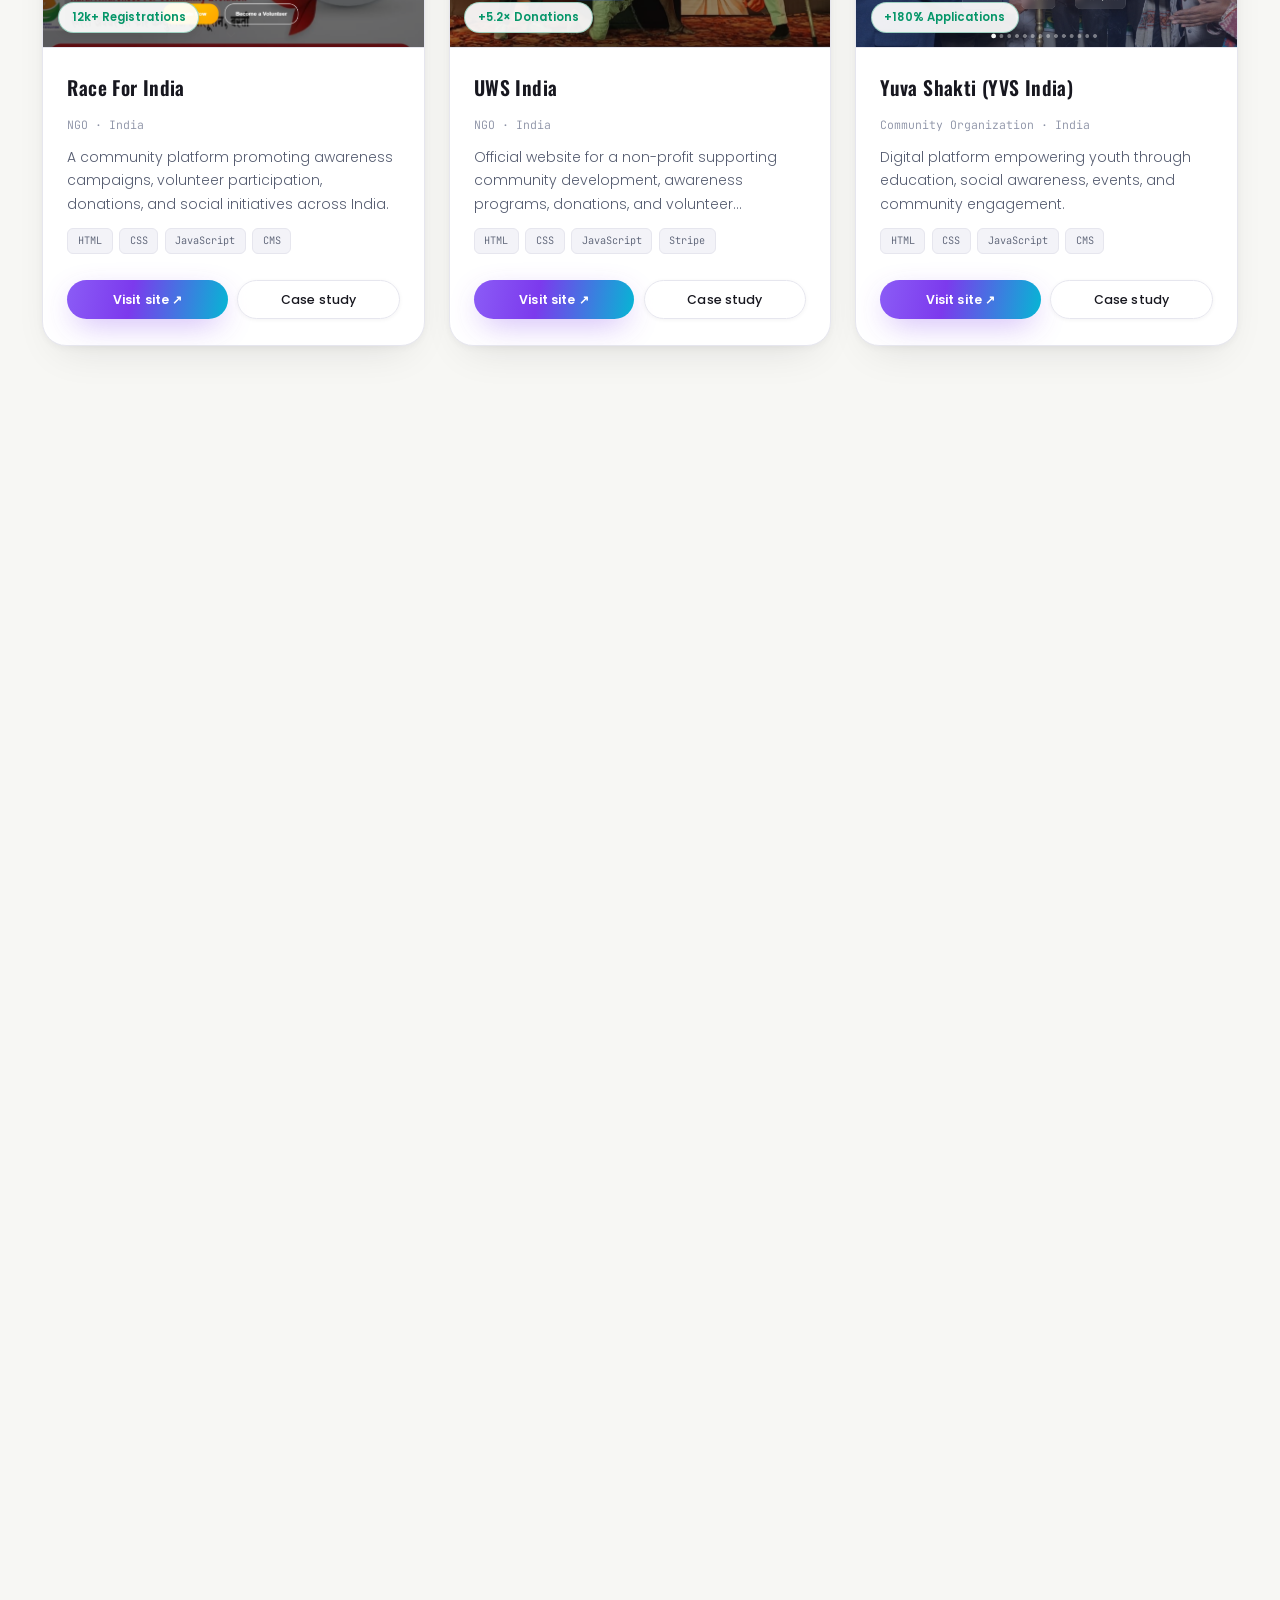
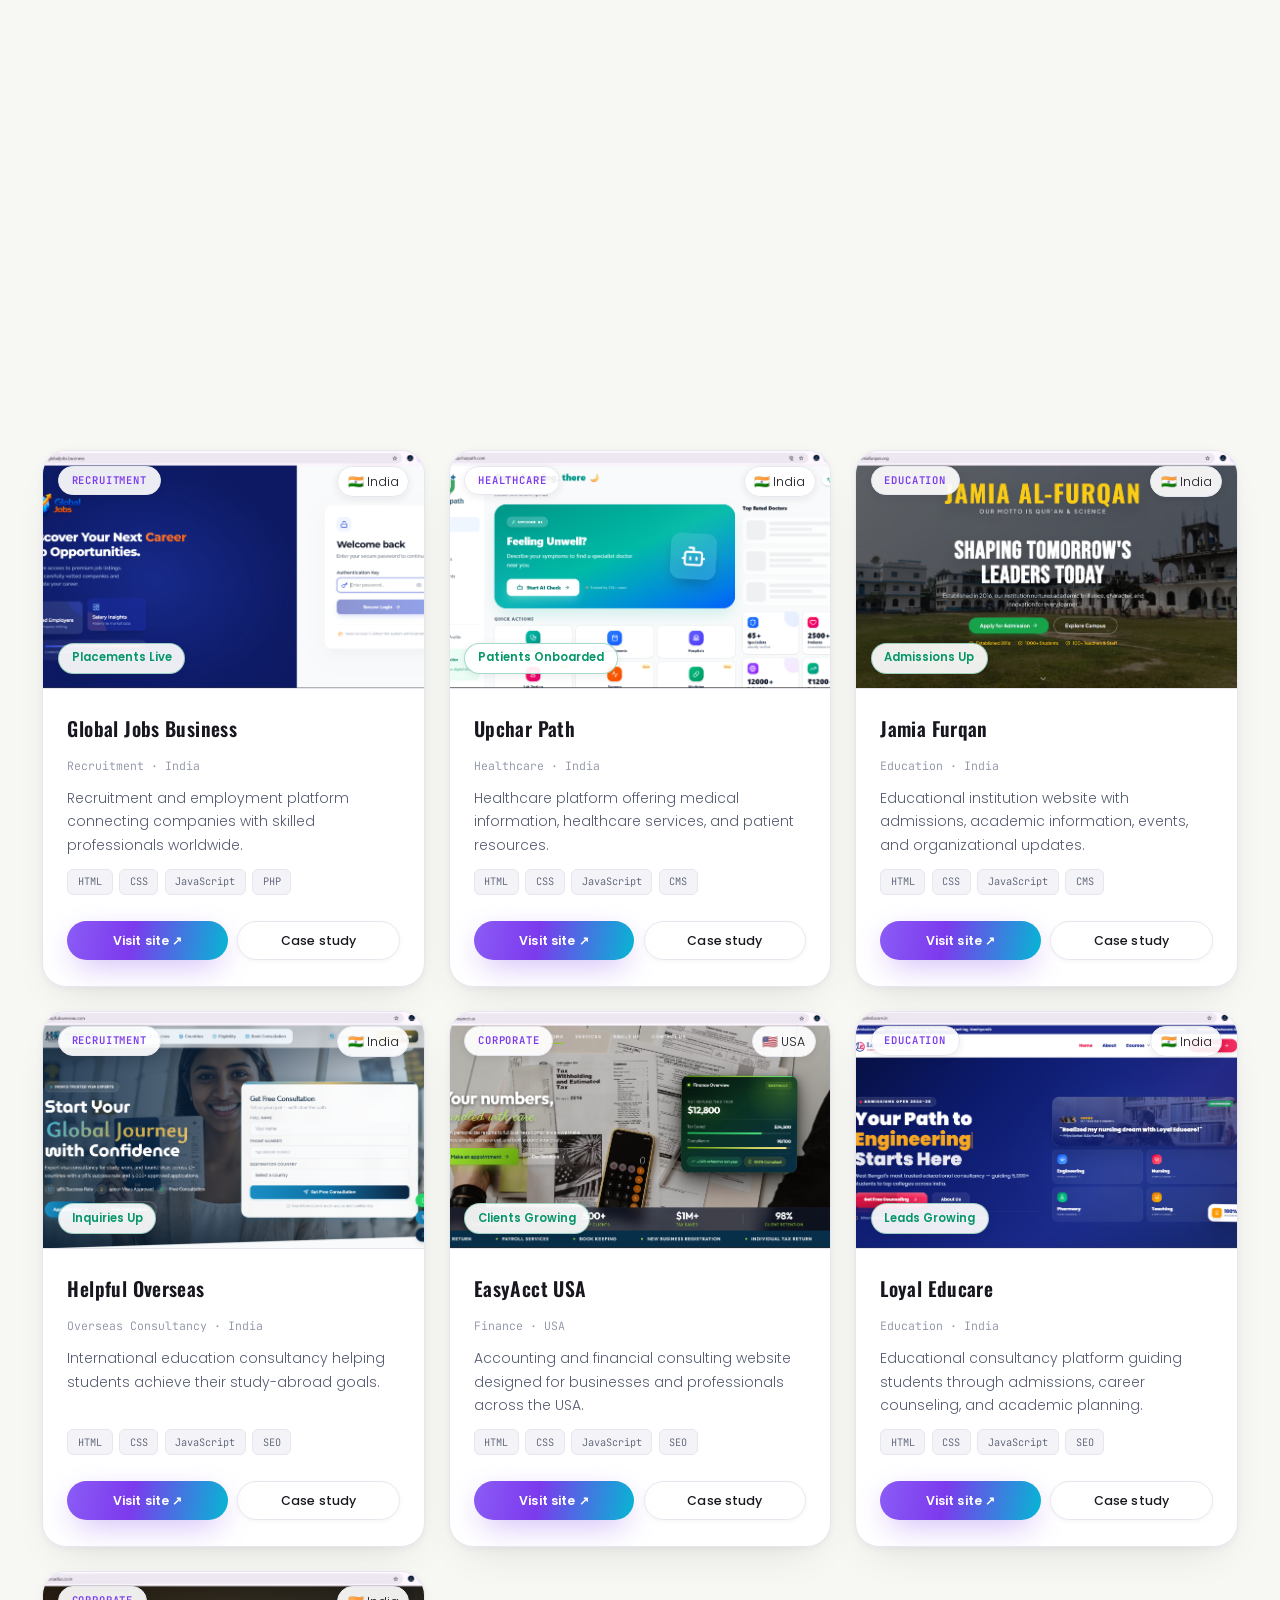
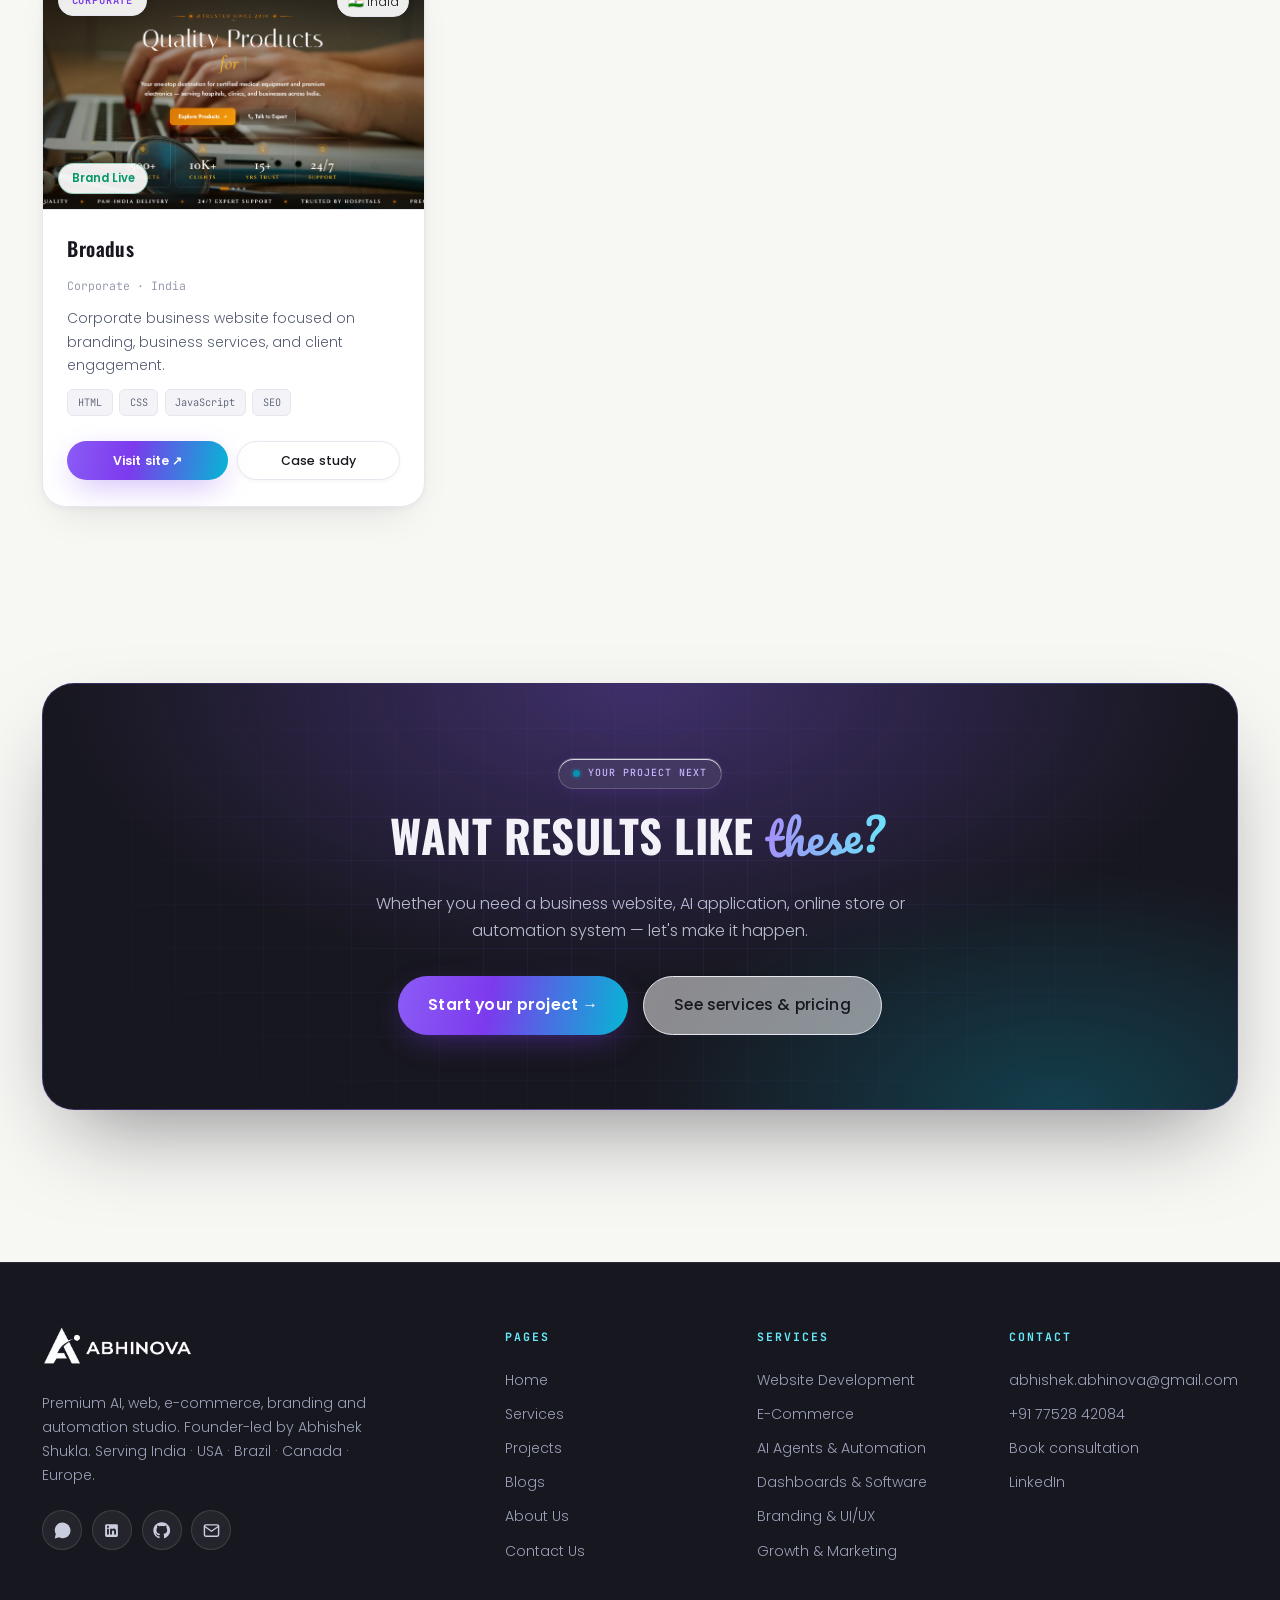
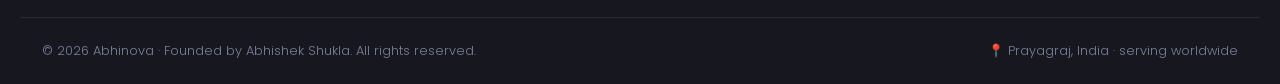
<file: projects.html>
<!doctype html>
<html lang="en">
<head>
<meta charset="utf-8"/>
<meta name="viewport" content="width=device-width,initial-scale=1,viewport-fit=cover"/>
<meta name="theme-color" content="#f7f7f4"/>
<title>Projects & Case Studies — Abhinova | 22+ Websites, Stores & Platforms</title>
<meta name="description" content="Browse 22+ real projects delivered by Abhinova: e-commerce stores, NGO platforms, corporate websites, healthcare portals, recruitment platforms and AI products — with results and case studies."/>
<meta name="keywords" content="web development portfolio, agency case studies, e-commerce projects, NGO website examples, corporate website portfolio"/>
<meta name="author" content="Abhishek Shukla"/>
<link rel="canonical" href="https://abhinova.dev/projects.html"/>
<meta property="og:type" content="website"/>
<meta property="og:url" content="https://abhinova.dev/projects.html"/>
<meta property="og:title" content="Projects & Case Studies — Abhinova | 22+ Websites, Stores & Platforms"/>
<meta property="og:description" content="Browse 22+ real projects delivered by Abhinova: e-commerce stores, NGO platforms, corporate websites, healthcare portals, recruitment platforms and AI products — with results and case studies."/>
<meta property="og:image" content="https://abhinova.dev/assets/img/brand/logoo.png"/>
<meta name="twitter:card" content="summary_large_image"/>
<meta name="twitter:title" content="Projects & Case Studies — Abhinova | 22+ Websites, Stores & Platforms"/>
<meta name="twitter:description" content="Browse 22+ real projects delivered by Abhinova: e-commerce stores, NGO platforms, corporate websites, healthcare portals, recruitment platforms and AI products — with results and case studies."/>
<link rel="icon" type="image/png" href="assets/img/brand/logoo.png"/>
<link rel="preconnect" href="https://fonts.googleapis.com"/>
<link rel="preconnect" href="https://fonts.gstatic.com" crossorigin/>
<link href="https://fonts.googleapis.com/css2?family=Oswald:wght@500;600;700&family=Poppins:wght@300;400;500;600;700&family=JetBrains+Mono:wght@400;500;700&family=Pacifico&display=swap" rel="stylesheet"/>
<link rel="stylesheet" href="assets/css/main.css?v=2.4"/>
<script type="application/ld+json">
{
 "@context": "https://schema.org",
 "@type": "CollectionPage",
 "name": "Abhinova Projects",
 "url": "https://abhinova.dev/projects.html",
 "about": "Portfolio of websites, e-commerce platforms, and AI products delivered by Abhinova"
}
</script>
</head>
<body>

<div class="ambient" aria-hidden="true">
  <span class="orb orb-a"></span><span class="orb orb-b"></span><span class="orb orb-c"></span>
</div>
<canvas id="particles" aria-hidden="true"></canvas>
<div class="scroll-progress" id="scrollProgress" aria-hidden="true"></div>

<div class="site-header" id="siteHeader">
  <div class="ann-bar">
    <span class="ann-dot"></span>
    <span>Free 30-min consultation · International clients welcome · Reply within 24h</span>
    <a href="https://wa.me/917752842084?text=Hello%20Abhinova%2C%20I%20am%20interested%20in%20your%20services%20and%20would%20like%20a%20consultation." target="_blank" rel="noopener" class="ann-cta">WhatsApp now →</a>
  </div>
  <header class="nav">
    <a href="index.html" class="brand" aria-label="Abhinova home">
      <img src="assets/img/brand/navlogo.png" alt="Abhinova" class="brand-logo"/>
    </a>
    <nav class="nav-links" aria-label="Primary">
      <a href="index.html">Home</a>
      <a href="services.html">Services</a>
      <a href="projects.html">Projects</a>
      <a href="blog.html">Blogs</a>
      <a href="about.html">About Us</a>
      <a href="contact.html">Contact Us</a>
    </nav>
    <div class="nav-tools">
      <div class="switch" id="curSwitch" role="group" aria-label="Currency">
        <button class="switch-btn" aria-haspopup="listbox" aria-expanded="false">
          <span class="cur-btn-ico"><svg viewBox="0 0 24 24" width="14" height="14" fill="none" stroke="currentColor" stroke-width="2.5" stroke-linecap="round" stroke-linejoin="round"><circle cx="12" cy="12" r="10"/><line x1="2" y1="12" x2="22" y2="12"/><path d="M12 2a15.3 15.3 0 0 1 4 10 15.3 15.3 0 0 1-4 10 15.3 15.3 0 0 1-4-10 15.3 15.3 0 0 1 4-10z"/></svg></span><span id="curLabel">USD</span><span class="sw-caret">▾</span>
        </button>
        <ul class="switch-menu" role="listbox" id="curMenu"></ul>
      </div>
      <a href="contact.html" class="btn btn-primary nav-cta">Start a project</a>
      <button class="hamburger" id="hamburger" aria-label="Menu" aria-expanded="false">
        <span></span><span></span><span></span>
      </button>
    </div>
  </header>
</div>
<nav class="mobile-nav" id="mobileNav" aria-label="Mobile navigation">
  <!-- Header -->
  <div class="mobile-nav-header">
    <span class="mobile-nav-logo"><img src="assets/img/brand/navlogo.png" alt="Abhinova"/></span>
    <button class="mobile-nav-close" id="mobileNavClose" aria-label="Close menu">
      <svg viewBox="0 0 24 24" width="18" height="18" fill="none" stroke="currentColor" stroke-width="2.5" stroke-linecap="round" stroke-linejoin="round"><line x1="18" y1="6" x2="6" y2="18"/><line x1="6" y1="6" x2="18" y2="18"/></svg>
    </button>
  </div>

  <!-- Nav Links -->
  <div class="mobile-nav-links">
  <a href="index.html" class="mobile-nav-link">
    <span class="mn-ico"><svg viewBox="0 0 24 24" width="16" height="16" fill="none" stroke="currentColor" stroke-width="2" stroke-linecap="round" stroke-linejoin="round"><path d="M3 9l9-7 9 7v11a2 2 0 0 1-2 2H5a2 2 0 0 1-2-2z"/><polyline points="9 22 9 12 15 12 15 22"/></svg></span>
    <span class="mn-label">Home</span>
    <svg class="mn-arrow" viewBox="0 0 24 24" width="14" height="14" fill="none" stroke="currentColor" stroke-width="2.5" stroke-linecap="round" stroke-linejoin="round"><path d="M9 18l6-6-6-6"/></svg>
  </a>
  <a href="services.html" class="mobile-nav-link">
    <span class="mn-ico"><svg viewBox="0 0 24 24" width="16" height="16" fill="none" stroke="currentColor" stroke-width="2" stroke-linecap="round" stroke-linejoin="round"><rect x="2" y="3" width="20" height="14" rx="2"/><path d="M8 21h8M12 17v4"/></svg></span>
    <span class="mn-label">Services</span>
    <svg class="mn-arrow" viewBox="0 0 24 24" width="14" height="14" fill="none" stroke="currentColor" stroke-width="2.5" stroke-linecap="round" stroke-linejoin="round"><path d="M9 18l6-6-6-6"/></svg>
  </a>
  <a href="projects.html" class="mobile-nav-link is-active">
    <span class="mn-ico"><svg viewBox="0 0 24 24" width="16" height="16" fill="none" stroke="currentColor" stroke-width="2" stroke-linecap="round" stroke-linejoin="round"><rect x="3" y="3" width="7" height="7"/><rect x="14" y="3" width="7" height="7"/><rect x="14" y="14" width="7" height="7"/><rect x="3" y="14" width="7" height="7"/></svg></span>
    <span class="mn-label">Projects</span>
    <svg class="mn-arrow" viewBox="0 0 24 24" width="14" height="14" fill="none" stroke="currentColor" stroke-width="2.5" stroke-linecap="round" stroke-linejoin="round"><path d="M9 18l6-6-6-6"/></svg>
  </a>
  <a href="blog.html" class="mobile-nav-link">
    <span class="mn-ico"><svg viewBox="0 0 24 24" width="16" height="16" fill="none" stroke="currentColor" stroke-width="2" stroke-linecap="round" stroke-linejoin="round"><path d="M14 2H6a2 2 0 0 0-2 2v16a2 2 0 0 0 2 2h12a2 2 0 0 0 2-2V8z"/><polyline points="14 2 14 8 20 8"/><line x1="16" y1="13" x2="8" y2="13"/><line x1="16" y1="17" x2="8" y2="17"/></svg></span>
    <span class="mn-label">Blogs</span>
    <svg class="mn-arrow" viewBox="0 0 24 24" width="14" height="14" fill="none" stroke="currentColor" stroke-width="2.5" stroke-linecap="round" stroke-linejoin="round"><path d="M9 18l6-6-6-6"/></svg>
  </a>
  <a href="about.html" class="mobile-nav-link">
    <span class="mn-ico"><svg viewBox="0 0 24 24" width="16" height="16" fill="none" stroke="currentColor" stroke-width="2" stroke-linecap="round" stroke-linejoin="round"><circle cx="12" cy="8" r="4"/><path d="M4 20c0-4 3.6-7 8-7s8 3 8 7"/></svg></span>
    <span class="mn-label">About Us</span>
    <svg class="mn-arrow" viewBox="0 0 24 24" width="14" height="14" fill="none" stroke="currentColor" stroke-width="2.5" stroke-linecap="round" stroke-linejoin="round"><path d="M9 18l6-6-6-6"/></svg>
  </a>
  <a href="contact.html" class="mobile-nav-link">
    <span class="mn-ico"><svg viewBox="0 0 24 24" width="16" height="16" fill="none" stroke="currentColor" stroke-width="2" stroke-linecap="round" stroke-linejoin="round"><path d="M21 15a2 2 0 0 1-2 2H7l-4 4V5a2 2 0 0 1 2-2h14a2 2 0 0 1 2 2z"/></svg></span>
    <span class="mn-label">Contact Us</span>
    <svg class="mn-arrow" viewBox="0 0 24 24" width="14" height="14" fill="none" stroke="currentColor" stroke-width="2.5" stroke-linecap="round" stroke-linejoin="round"><path d="M9 18l6-6-6-6"/></svg>
  </a>
    <div class="mobile-nav-divider"></div>
  </div>

  <!-- Currency -->
  <div class="mobile-currency" id="mobileCurrencySection">
    <div class="mobile-cur-title">Currency</div>
    <div class="mobile-cur-grid" id="mobileCurGrid"></div>
  </div>

  <!-- Footer CTA -->
  <div class="mobile-nav-footer">
    <a href="contact.html" class="btn btn-primary">Start a project</a>
  </div>
</nav>

<main>
  <section class="page-hero">
    <div class="wrap">
      <span class="kicker">Our work</span>
      <h1 class="h-display">Real projects. Real impact. <span class="grad-text serif-accent">Real results.</span></h1>
      <p class="lead">Every project below is live or shipped — built for startups, NGOs, institutions and businesses across 12 industries and 5 countries. Click any card for the full case study.</p>
      <div class="breadcrumb"><a href="index.html">HOME</a><span>/</span><span>PROJECTS</span></div>
    </div>
    <div class="stats-band">
      <div class="stat"><div class="num" data-count="22" data-suffix="+">0</div><div class="lbl">Projects delivered</div></div>
      <div class="stat"><div class="num" data-count="5" data-suffix="+">0</div><div class="lbl">Countries served</div></div>
      <div class="stat"><div class="num" data-count="12" data-suffix="+">0</div><div class="lbl">Industries</div></div>
      <div class="stat"><div class="num" data-count="20" data-suffix="+">0</div><div class="lbl">Happy clients</div></div>
      <div class="stat"><div class="num" data-count="99" data-suffix="%">0</div><div class="lbl">Client satisfaction</div></div>
    </div>
  </section>

  <section style="padding-top:1.5rem">
    <div class="wrap">
      <div class="filters" id="workFilters" role="tablist"></div>
      <p class="work-count" id="workCount" aria-live="polite"></p>
      <div class="work-grid" data-render="projects"></div>
    </div>
  </section>

  <section>
    <div class="wrap">
      <div class="cta-banner reveal-zoom">
        <span class="eyebrow"><span class="pulse-dot"></span>YOUR PROJECT NEXT</span>
        <h2>Want results like <span class="grad-text serif-accent">these?</span></h2>
        <p>Whether you need a business website, AI application, online store or automation system — let's make it happen.</p>
        <div class="cta-btns">
          <a href="contact.html" class="btn btn-primary btn-lg">Start your project →</a>
          <a href="services.html" class="btn btn-ghost btn-lg">See services & pricing</a>
        </div>
      </div>
    </div>
  </section>
</main>
<footer class="foot">
  <div class="foot-grid">
    <div class="foot-brand">
      <a href="index.html" class="brand">
        <img src="assets/img/brand/navlogo.png" alt="Abhinova" class="brand-logo"/>
      </a>
      <p class="foot-tag">Premium AI, web, e-commerce, branding and automation studio. Founder-led by Abhishek Shukla. Serving India · USA · Brazil · Canada · Europe.</p>
      <div class="foot-social">
        <a href="https://wa.me/917752842084" target="_blank" rel="noopener" aria-label="WhatsApp" title="WhatsApp">
          <svg viewBox="0 0 24 24" width="17" height="17" fill="currentColor"><path d="M17.5 14.4c-.3-.1-1.7-.8-2-.9-.3-.1-.5-.2-.7.2-.2.3-.8.9-1 1.1-.2.2-.4.2-.7.1-.3-.1-1.2-.4-2.3-1.4-.9-.8-1.4-1.7-1.6-2-.2-.3 0-.5.1-.6.1-.1.3-.4.5-.6.2-.2.2-.3.3-.5.1-.2.1-.4 0-.5-.1-.1-.7-1.7-1-2.4-.3-.6-.5-.5-.7-.5h-.6c-.2 0-.5.1-.8.4-.3.3-1 1-1 2.5s1.1 2.9 1.2 3.1c.1.2 2.1 3.2 5.1 4.5.7.3 1.3.5 1.7.6.7.2 1.3.2 1.8.1.6-.1 1.7-.7 1.9-1.4.2-.7.2-1.2.2-1.4-.1-.1-.3-.2-.6-.3zM12 .8C6 .8 1.1 5.7 1.1 11.7c0 1.9.5 3.7 1.4 5.3L1 23.2l6.4-1.6c1.5.8 3.2 1.3 5 1.3 6 0 10.9-4.9 10.9-10.9S18 .8 12 .8z"/></svg>
        </a>
        <a href="https://www.linkedin.com/in/abhishek-shukla-prayagraj" target="_blank" rel="noopener" aria-label="LinkedIn" title="LinkedIn">
          <svg viewBox="0 0 24 24" width="17" height="17" fill="currentColor"><path d="M19 3H5a2 2 0 0 0-2 2v14a2 2 0 0 0 2 2h14a2 2 0 0 0 2-2V5a2 2 0 0 0-2-2zM8.34 17.5H5.67V9.5h2.67v8zM7 8.4a1.55 1.55 0 1 1 0-3.1 1.55 1.55 0 0 1 0 3.1zm11.34 9.1h-2.67v-4c0-1-.4-1.6-1.34-1.6-1 0-1.66.7-1.66 1.6v4h-2.67V9.5h2.67v1.2c.4-.6 1.2-1.4 2.67-1.4 2 0 3 1.3 3 3.6v4.6z"/></svg>
        </a>
        <a href="https://github.com/abhishek-abhinova" target="_blank" rel="noopener" aria-label="GitHub" title="GitHub">
          <svg viewBox="0 0 24 24" width="17" height="17" fill="currentColor"><path d="M12 .5C5.7.5.5 5.7.5 12c0 5.1 3.3 9.4 7.9 10.9.6.1.8-.3.8-.6v-2.2c-3.2.7-3.9-1.4-3.9-1.4-.5-1.3-1.3-1.7-1.3-1.7-1.1-.7.1-.7.1-.7 1.2.1 1.8 1.2 1.8 1.2 1 1.8 2.8 1.3 3.4 1 .1-.8.4-1.3.8-1.6-2.6-.3-5.3-1.3-5.3-5.8 0-1.3.5-2.3 1.2-3.1-.1-.3-.5-1.5.1-3.2 0 0 1-.3 3.3 1.2.9-.3 2-.4 3-.4s2.1.1 3 .4c2.3-1.5 3.3-1.2 3.3-1.2.6 1.7.2 2.9.1 3.2.8.8 1.2 1.8 1.2 3.1 0 4.5-2.7 5.5-5.3 5.8.4.4.8 1.1.8 2.2v3.2c0 .3.2.7.8.6 4.6-1.5 7.9-5.8 7.9-10.9 0-6.3-5.2-11.5-11.5-11.5z"/></svg>
        </a>
        <a href="mailto:abhishek.abhinova@gmail.com" aria-label="Email" title="Email">
          <svg viewBox="0 0 24 24" width="17" height="17" fill="none" stroke="currentColor" stroke-width="2" stroke-linecap="round"><rect x="2" y="4" width="20" height="16" rx="2"/><path d="M22 6l-10 7L2 6"/></svg>
        </a>
      </div>
    </div>
    <div class="foot-col">
      <h4>Pages</h4>
      <a href="index.html">Home</a>
      <a href="services.html">Services</a>
      <a href="projects.html">Projects</a>
      <a href="blog.html">Blogs</a>
      <a href="about.html">About Us</a>
      <a href="contact.html">Contact Us</a>
    </div>
    <div class="foot-col">
      <h4>Services</h4>
      <a href="services.html">Website Development</a>
      <a href="services.html">E-Commerce</a>
      <a href="services.html">AI Agents & Automation</a>
      <a href="services.html">Dashboards & Software</a>
      <a href="services.html">Branding & UI/UX</a>
      <a href="services.html">Growth & Marketing</a>
    </div>
    <div class="foot-col">
      <h4>Contact</h4>
      <a href="mailto:abhishek.abhinova@gmail.com">abhishek.abhinova@gmail.com</a>
      <a href="https://wa.me/917752842084" target="_blank" rel="noopener">+91 77528 42084</a>
      <a href="contact.html">Book consultation</a>
      <a href="https://www.linkedin.com/in/abhishek-shukla-prayagraj" target="_blank" rel="noopener">LinkedIn</a>
    </div>
  </div>
  <div class="foot-base">
    <span>© <span id="yr"></span> Abhinova · Founded by Abhishek Shukla. All rights reserved.</span>
    <span>📍 Prayagraj, India · serving worldwide</span>
  </div>
</footer>

<a class="wa-fab" href="https://wa.me/917752842084?text=Hello%20Abhinova%2C%20I%20am%20interested%20in%20your%20services%20and%20would%20like%20a%20consultation." target="_blank" rel="noopener" aria-label="Chat on WhatsApp">
  <span class="wa-ping"></span>
  <svg viewBox="0 0 24 24" width="26" height="26" fill="currentColor"><path d="M17.472 14.382c-.297-.149-1.758-.867-2.03-.967-.273-.099-.471-.148-.67.15-.197.297-.767.966-.94 1.164-.173.199-.347.223-.644.075-.297-.15-1.255-.463-2.39-1.475-.883-.788-1.48-1.761-1.653-2.059-.173-.297-.018-.458.13-.606.134-.133.298-.347.446-.52.149-.174.198-.298.298-.497.099-.198.05-.371-.025-.52-.075-.149-.669-1.612-.916-2.207-.242-.579-.487-.5-.669-.51-.173-.008-.371-.01-.57-.01-.198 0-.52.074-.792.372-.272.297-1.04 1.016-1.04 2.479 0 1.462 1.065 2.875 1.213 3.074.149.198 2.096 3.2 5.077 4.487.709.306 1.262.489 1.694.625.712.227 1.36.195 1.871.118.571-.085 1.758-.719 2.006-1.413.248-.694.248-1.289.173-1.413-.074-.124-.272-.198-.57-.347m-5.421 7.403h-.004a9.87 9.87 0 01-5.031-1.378l-.361-.214-3.741.982.998-3.648-.235-.374a9.86 9.86 0 01-1.51-5.26c.001-5.45 4.436-9.884 9.888-9.884 2.64 0 5.122 1.03 6.988 2.898a9.825 9.825 0 012.893 6.994c-.003 5.45-4.437 9.884-9.885 9.884m8.413-18.297A11.815 11.815 0 0012.05 0C5.495 0 .16 5.335.157 11.892c0 2.096.547 4.142 1.588 5.945L0 24l6.335-1.662c1.746.953 3.71 1.455 5.703 1.456h.004c6.554 0 11.89-5.335 11.893-11.893a11.821 11.821 0 00-3.48-8.413z"/></svg>
</a>

<script src="assets/js/data.js"></script>
<script src="assets/js/main.js"></script>
</body>
</html>
</file>
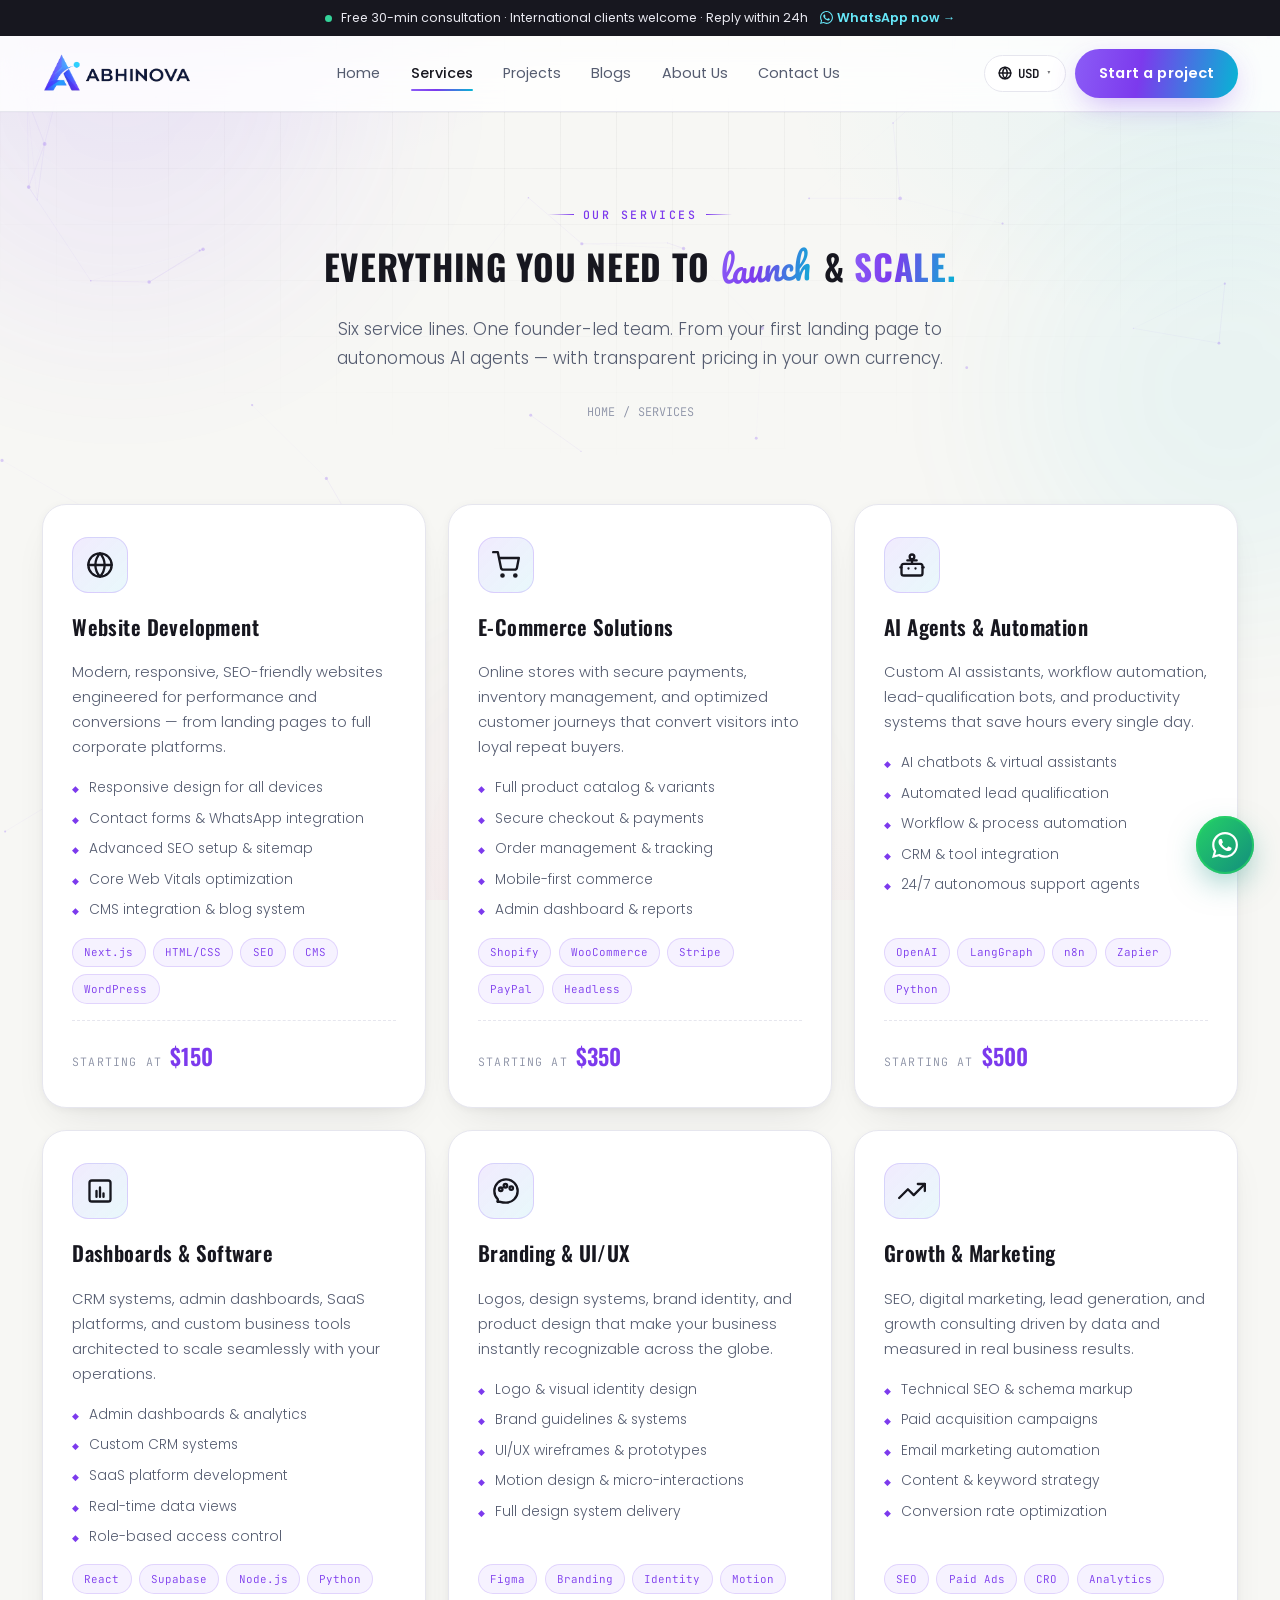
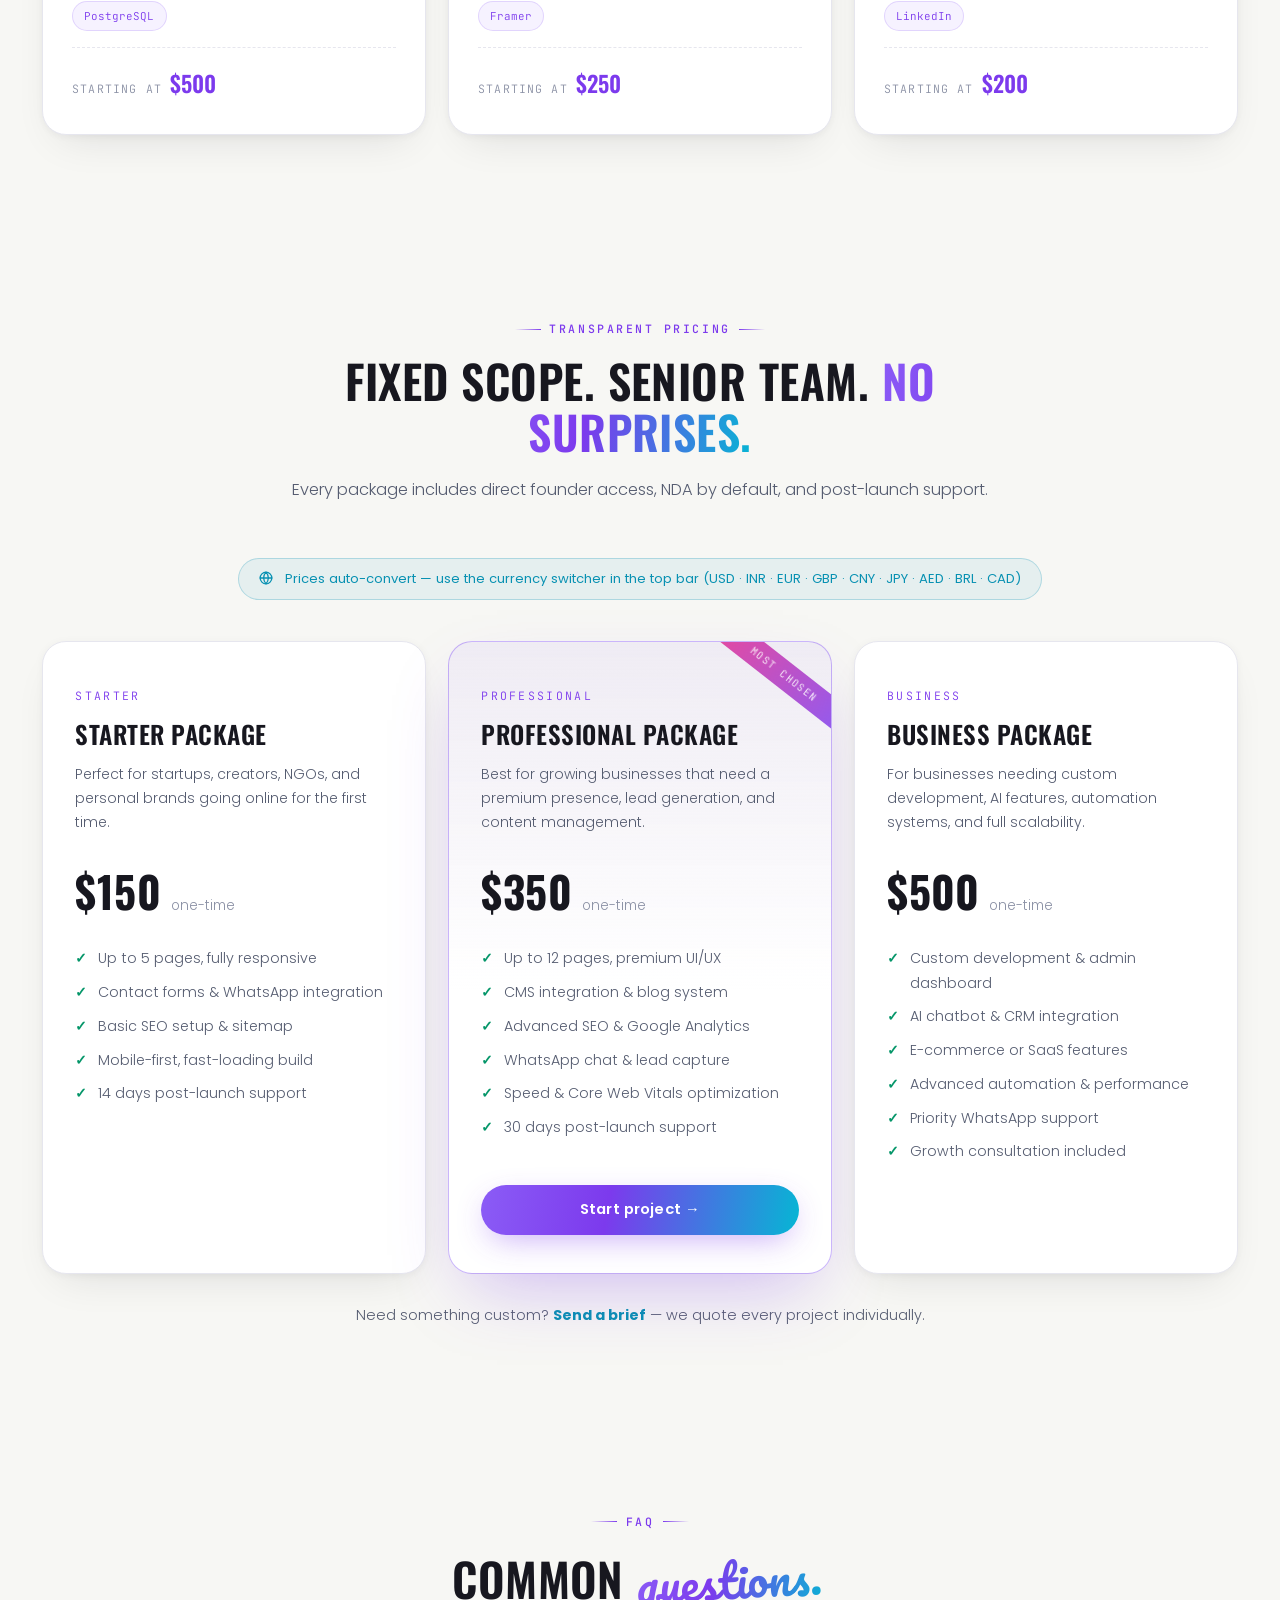
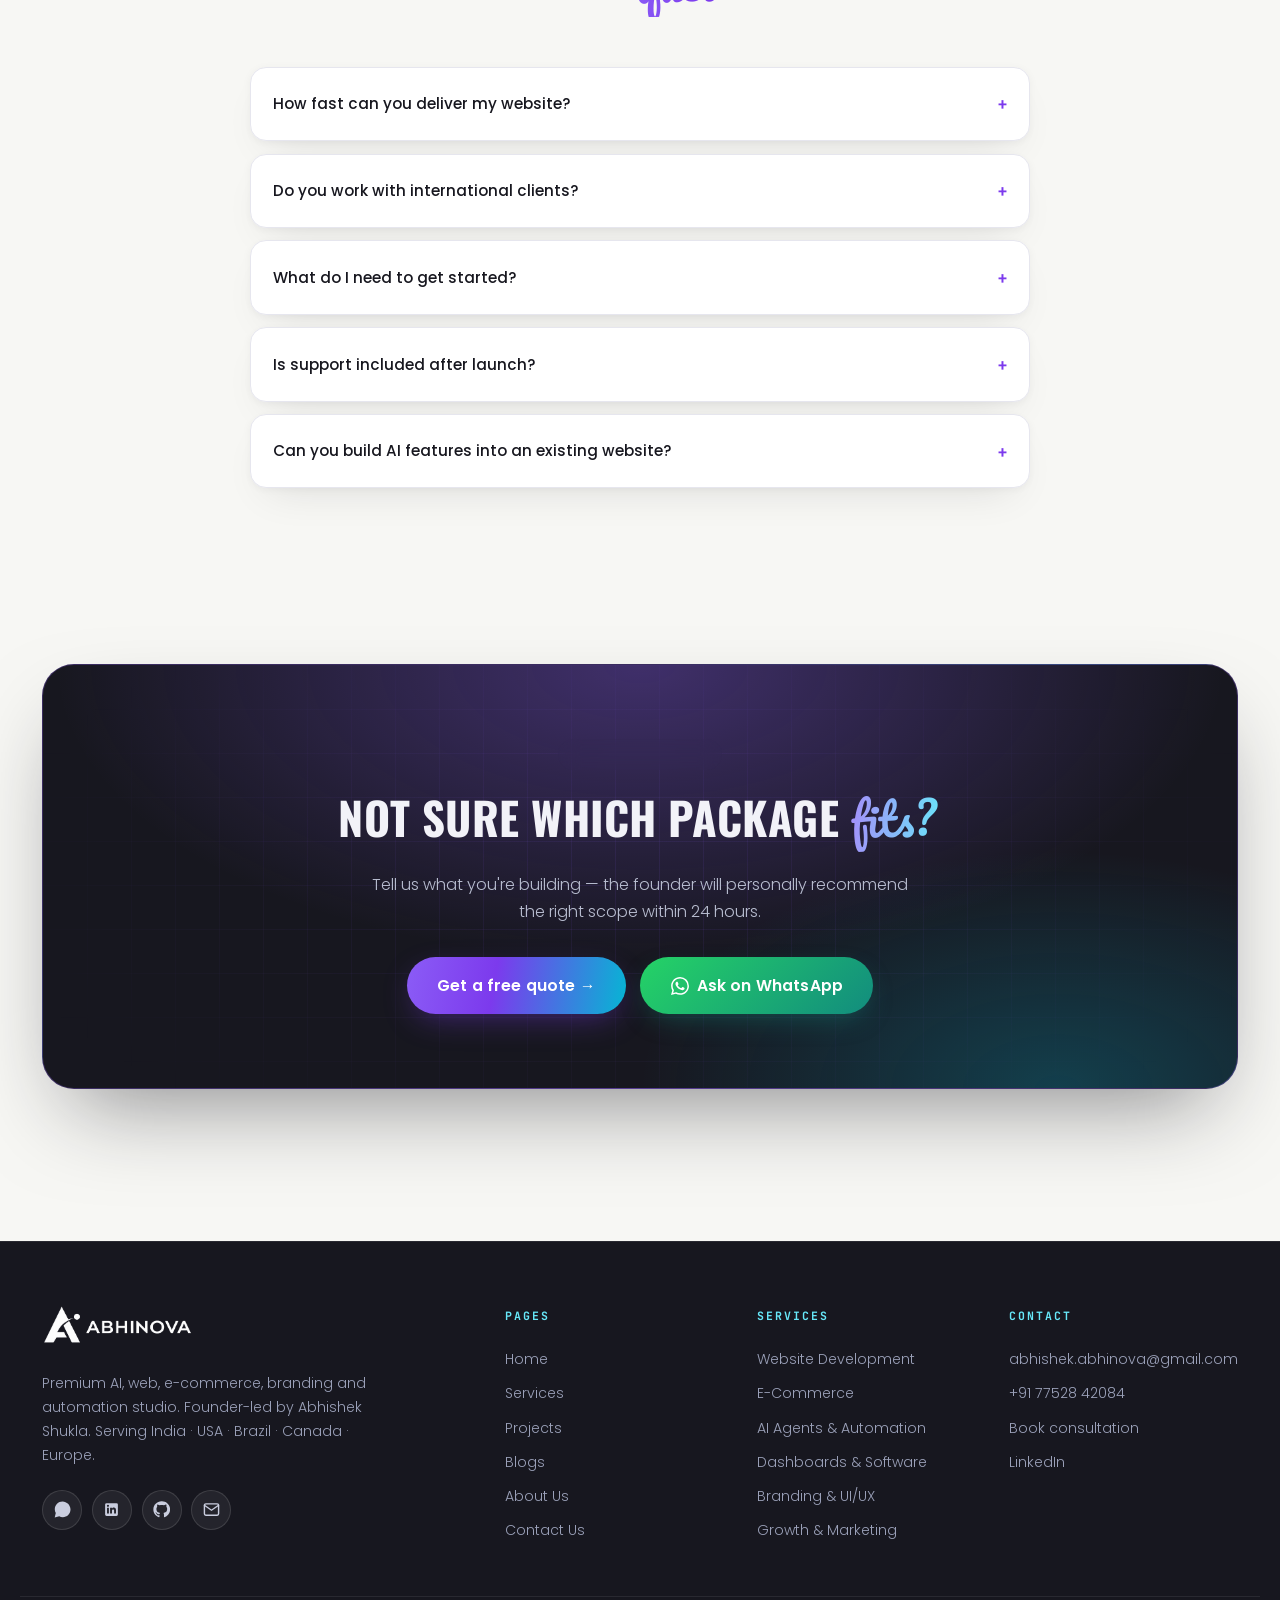
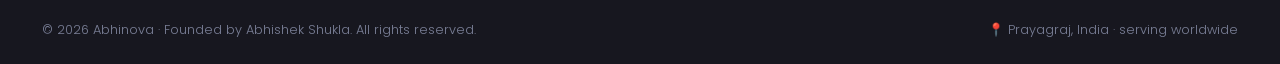
<file: services.html>
<!doctype html>
<html lang="en">
<head>
<meta charset="utf-8"/>
<meta name="viewport" content="width=device-width,initial-scale=1,viewport-fit=cover"/>
<meta name="theme-color" content="#f7f7f4"/>
<title>Services & Pricing — Abhinova | Web, E-Commerce, AI & Branding</title>
<meta name="description" content="Explore Abhinova's full service catalog: website development, e-commerce, AI agents & automation, dashboards & software, branding & UI/UX, and growth marketing. Transparent pricing that converts to your currency."/>
<meta name="keywords" content="web development services, e-commerce development pricing, AI agent development, branding services, website packages, digital agency pricing"/>
<meta name="author" content="Abhishek Shukla"/>
<link rel="canonical" href="https://abhinova.dev/services.html"/>
<meta property="og:type" content="website"/>
<meta property="og:url" content="https://abhinova.dev/services.html"/>
<meta property="og:title" content="Services & Pricing — Abhinova | Web, E-Commerce, AI & Branding"/>
<meta property="og:description" content="Explore Abhinova's full service catalog: website development, e-commerce, AI agents & automation, dashboards & software, branding & UI/UX, and growth marketing. Transparent pricing that converts to your currency."/>
<meta property="og:image" content="https://abhinova.dev/assets/img/brand/logoo.png"/>
<meta name="twitter:card" content="summary_large_image"/>
<meta name="twitter:title" content="Services & Pricing — Abhinova | Web, E-Commerce, AI & Branding"/>
<meta name="twitter:description" content="Explore Abhinova's full service catalog: website development, e-commerce, AI agents & automation, dashboards & software, branding & UI/UX, and growth marketing. Transparent pricing that converts to your currency."/>
<link rel="icon" type="image/png" href="assets/img/brand/logoo.png"/>
<link rel="preconnect" href="https://fonts.googleapis.com"/>
<link rel="preconnect" href="https://fonts.gstatic.com" crossorigin/>
<link href="https://fonts.googleapis.com/css2?family=Oswald:wght@500;600;700&family=Poppins:wght@300;400;500;600;700&family=JetBrains+Mono:wght@400;500;700&family=Pacifico&display=swap" rel="stylesheet"/>
<link rel="stylesheet" href="assets/css/main.css?v=2.4"/>
<script type="application/ld+json">
{
 "@context": "https://schema.org",
 "@type": "Service",
 "provider": {
  "@type": "Organization",
  "name": "Abhinova"
 },
 "serviceType": [
  "Website Development",
  "E-Commerce Solutions",
  "AI Agents & Automation",
  "Dashboards & Software",
  "Branding & UI/UX",
  "Growth & Marketing"
 ],
 "areaServed": [
  "IN",
  "US",
  "BR",
  "CA",
  "EU"
 ]
}
</script>
</head>
<body>

<div class="ambient" aria-hidden="true">
  <span class="orb orb-a"></span><span class="orb orb-b"></span><span class="orb orb-c"></span>
</div>
<canvas id="particles" aria-hidden="true"></canvas>
<div class="scroll-progress" id="scrollProgress" aria-hidden="true"></div>

<div class="site-header" id="siteHeader">
  <div class="ann-bar">
    <span class="ann-dot"></span>
    <span>Free 30-min consultation · International clients welcome · Reply within 24h</span>
    <a href="https://wa.me/917752842084?text=Hello%20Abhinova%2C%20I%20am%20interested%20in%20your%20services%20and%20would%20like%20a%20consultation." target="_blank" rel="noopener" class="ann-cta">WhatsApp now →</a>
  </div>
  <header class="nav">
    <a href="index.html" class="brand" aria-label="Abhinova home">
      <img src="assets/img/brand/navlogo.png" alt="Abhinova" class="brand-logo"/>
    </a>
    <nav class="nav-links" aria-label="Primary">
      <a href="index.html">Home</a>
      <a href="services.html">Services</a>
      <a href="projects.html">Projects</a>
      <a href="blog.html">Blogs</a>
      <a href="about.html">About Us</a>
      <a href="contact.html">Contact Us</a>
    </nav>
    <div class="nav-tools">
      <div class="switch" id="curSwitch" role="group" aria-label="Currency">
        <button class="switch-btn" aria-haspopup="listbox" aria-expanded="false">
          <span class="cur-btn-ico"><svg viewBox="0 0 24 24" width="14" height="14" fill="none" stroke="currentColor" stroke-width="2.5" stroke-linecap="round" stroke-linejoin="round"><circle cx="12" cy="12" r="10"/><line x1="2" y1="12" x2="22" y2="12"/><path d="M12 2a15.3 15.3 0 0 1 4 10 15.3 15.3 0 0 1-4 10 15.3 15.3 0 0 1-4-10 15.3 15.3 0 0 1 4-10z"/></svg></span><span id="curLabel">USD</span><span class="sw-caret">▾</span>
        </button>
        <ul class="switch-menu" role="listbox" id="curMenu"></ul>
      </div>
      <a href="contact.html" class="btn btn-primary nav-cta">Start a project</a>
      <button class="hamburger" id="hamburger" aria-label="Menu" aria-expanded="false">
        <span></span><span></span><span></span>
      </button>
    </div>
  </header>
</div>
<nav class="mobile-nav" id="mobileNav" aria-label="Mobile navigation">
  <!-- Header -->
  <div class="mobile-nav-header">
    <span class="mobile-nav-logo"><img src="assets/img/brand/navlogo.png" alt="Abhinova"/></span>
    <button class="mobile-nav-close" id="mobileNavClose" aria-label="Close menu">
      <svg viewBox="0 0 24 24" width="18" height="18" fill="none" stroke="currentColor" stroke-width="2.5" stroke-linecap="round" stroke-linejoin="round"><line x1="18" y1="6" x2="6" y2="18"/><line x1="6" y1="6" x2="18" y2="18"/></svg>
    </button>
  </div>

  <!-- Nav Links -->
  <div class="mobile-nav-links">
  <a href="index.html" class="mobile-nav-link">
    <span class="mn-ico"><svg viewBox="0 0 24 24" width="16" height="16" fill="none" stroke="currentColor" stroke-width="2" stroke-linecap="round" stroke-linejoin="round"><path d="M3 9l9-7 9 7v11a2 2 0 0 1-2 2H5a2 2 0 0 1-2-2z"/><polyline points="9 22 9 12 15 12 15 22"/></svg></span>
    <span class="mn-label">Home</span>
    <svg class="mn-arrow" viewBox="0 0 24 24" width="14" height="14" fill="none" stroke="currentColor" stroke-width="2.5" stroke-linecap="round" stroke-linejoin="round"><path d="M9 18l6-6-6-6"/></svg>
  </a>
  <a href="services.html" class="mobile-nav-link is-active">
    <span class="mn-ico"><svg viewBox="0 0 24 24" width="16" height="16" fill="none" stroke="currentColor" stroke-width="2" stroke-linecap="round" stroke-linejoin="round"><rect x="2" y="3" width="20" height="14" rx="2"/><path d="M8 21h8M12 17v4"/></svg></span>
    <span class="mn-label">Services</span>
    <svg class="mn-arrow" viewBox="0 0 24 24" width="14" height="14" fill="none" stroke="currentColor" stroke-width="2.5" stroke-linecap="round" stroke-linejoin="round"><path d="M9 18l6-6-6-6"/></svg>
  </a>
  <a href="projects.html" class="mobile-nav-link">
    <span class="mn-ico"><svg viewBox="0 0 24 24" width="16" height="16" fill="none" stroke="currentColor" stroke-width="2" stroke-linecap="round" stroke-linejoin="round"><rect x="3" y="3" width="7" height="7"/><rect x="14" y="3" width="7" height="7"/><rect x="14" y="14" width="7" height="7"/><rect x="3" y="14" width="7" height="7"/></svg></span>
    <span class="mn-label">Projects</span>
    <svg class="mn-arrow" viewBox="0 0 24 24" width="14" height="14" fill="none" stroke="currentColor" stroke-width="2.5" stroke-linecap="round" stroke-linejoin="round"><path d="M9 18l6-6-6-6"/></svg>
  </a>
  <a href="blog.html" class="mobile-nav-link">
    <span class="mn-ico"><svg viewBox="0 0 24 24" width="16" height="16" fill="none" stroke="currentColor" stroke-width="2" stroke-linecap="round" stroke-linejoin="round"><path d="M14 2H6a2 2 0 0 0-2 2v16a2 2 0 0 0 2 2h12a2 2 0 0 0 2-2V8z"/><polyline points="14 2 14 8 20 8"/><line x1="16" y1="13" x2="8" y2="13"/><line x1="16" y1="17" x2="8" y2="17"/></svg></span>
    <span class="mn-label">Blogs</span>
    <svg class="mn-arrow" viewBox="0 0 24 24" width="14" height="14" fill="none" stroke="currentColor" stroke-width="2.5" stroke-linecap="round" stroke-linejoin="round"><path d="M9 18l6-6-6-6"/></svg>
  </a>
  <a href="about.html" class="mobile-nav-link">
    <span class="mn-ico"><svg viewBox="0 0 24 24" width="16" height="16" fill="none" stroke="currentColor" stroke-width="2" stroke-linecap="round" stroke-linejoin="round"><circle cx="12" cy="8" r="4"/><path d="M4 20c0-4 3.6-7 8-7s8 3 8 7"/></svg></span>
    <span class="mn-label">About Us</span>
    <svg class="mn-arrow" viewBox="0 0 24 24" width="14" height="14" fill="none" stroke="currentColor" stroke-width="2.5" stroke-linecap="round" stroke-linejoin="round"><path d="M9 18l6-6-6-6"/></svg>
  </a>
  <a href="contact.html" class="mobile-nav-link">
    <span class="mn-ico"><svg viewBox="0 0 24 24" width="16" height="16" fill="none" stroke="currentColor" stroke-width="2" stroke-linecap="round" stroke-linejoin="round"><path d="M21 15a2 2 0 0 1-2 2H7l-4 4V5a2 2 0 0 1 2-2h14a2 2 0 0 1 2 2z"/></svg></span>
    <span class="mn-label">Contact Us</span>
    <svg class="mn-arrow" viewBox="0 0 24 24" width="14" height="14" fill="none" stroke="currentColor" stroke-width="2.5" stroke-linecap="round" stroke-linejoin="round"><path d="M9 18l6-6-6-6"/></svg>
  </a>
    <div class="mobile-nav-divider"></div>
  </div>

  <!-- Currency -->
  <div class="mobile-currency" id="mobileCurrencySection">
    <div class="mobile-cur-title">Currency</div>
    <div class="mobile-cur-grid" id="mobileCurGrid"></div>
  </div>

  <!-- Footer CTA -->
  <div class="mobile-nav-footer">
    <a href="contact.html" class="btn btn-primary">Start a project</a>
  </div>
</nav>

<main>
  <section class="page-hero">
    <div class="wrap">
      <span class="kicker">Our services</span>
      <h1 class="h-display">Everything you need to <span class="grad-text serif-accent">launch</span> & <span class="grad-text">scale.</span></h1>
      <p class="lead">Six service lines. One founder-led team. From your first landing page to autonomous AI agents — with transparent pricing in your own currency.</p>
      <div class="breadcrumb"><a href="index.html">HOME</a><span>/</span><span>SERVICES</span></div>
    </div>
  </section>

  <section style="padding-top:1rem">
    <div class="wrap">
      <div class="svc-grid" data-render="services"></div>
    </div>
  </section>

  <section id="pricing">
    <div class="wrap">
      <header class="sec-head">
        <span class="kicker">Transparent pricing</span>
        <h2 class="h-section">Fixed scope. Senior team. <span class="grad-text">No surprises.</span></h2>
        <p class="sec-sub">Every package includes direct founder access, NDA by default, and post-launch support.</p>
      </header>
      <div style="text-align:center">
        <div class="price-note"><svg viewBox="0 0 24 24" width="14" height="14" fill="none" stroke="currentColor" stroke-width="2.2" stroke-linecap="round" stroke-linejoin="round" style="display:inline-block; vertical-align:middle; margin-right:4px; margin-bottom:2px;"><circle cx="12" cy="12" r="10"/><line x1="2" y1="12" x2="22" y2="12"/><path d="M12 2a15.3 15.3 0 0 1 4 10 15.3 15.3 0 0 1-4 10 15.3 15.3 0 0 1-4-10 15.3 15.3 0 0 1 4-10z"/></svg> Prices auto-convert — use the currency switcher in the top bar (USD · INR · EUR · GBP · CNY · JPY · AED · BRL · CAD)</div>
      </div>
      <div class="price-grid" data-render="pricing"></div>
      <p style="text-align:center;margin-top:1.8rem;font-size:.9rem;color:var(--muted)">Need something custom? <a href="contact.html" style="color:var(--brand-2);font-weight:700">Send a brief</a> — we quote every project individually.</p>
    </div>
  </section>

  <section>
    <div class="wrap">
      <header class="sec-head">
        <span class="kicker">FAQ</span>
        <h2 class="h-section">Common <span class="grad-text serif-accent">questions.</span></h2>
      </header>
      <div class="faq-list">
        <details class="faq-item reveal"><summary>How fast can you deliver my website?</summary><p>Most websites ship in 2–4 weeks. Landing pages can go live in under a week; larger platforms with AI features or e-commerce typically take 4–6 weeks. You get live preview links every Friday.</p></details>
        <details class="faq-item reveal"><summary>Do you work with international clients?</summary><p>Yes — we actively serve clients in India, USA, Brazil, Canada, Europe and the Middle East. We work across time zones, communicate in your language, and quote in your currency.</p></details>
        <details class="faq-item reveal"><summary>What do I need to get started?</summary><p>Just an idea. Book a free 30-minute consultation and we'll map your scope, timeline and fixed price together. No payment until you approve the plan.</p></details>
        <details class="faq-item reveal"><summary>Is support included after launch?</summary><p>Every package includes 14–30 days of post-launch support, and you keep direct WhatsApp access to the founder. Ongoing care plans are available for updates, SEO and growth experiments.</p></details>
        <details class="faq-item reveal"><summary>Can you build AI features into an existing website?</summary><p>Absolutely. We regularly add AI chatbots, lead-qualification agents, and workflow automation to existing sites — regardless of who built them originally.</p></details>
      </div>
    </div>
  </section>

  <section>
    <div class="wrap">
      <div class="cta-banner reveal-zoom">
        <span class="eyebrow"><span class="pulse-dot"></span>FREE CONSULTATION</span>
        <h2>Not sure which package <span class="grad-text serif-accent">fits?</span></h2>
        <p>Tell us what you're building — the founder will personally recommend the right scope within 24 hours.</p>
        <div class="cta-btns">
          <a href="contact.html" class="btn btn-primary btn-lg">Get a free quote →</a>
          <a href="https://wa.me/917752842084?text=Hello%20Abhinova%2C%20I%20need%20help%20choosing%20a%20package." target="_blank" rel="noopener" class="btn btn-wa btn-lg"><svg class="btn-wa-ico" viewBox="0 0 24 24" width="18" height="18" fill="currentColor"><path d="M17.472 14.382c-.297-.149-1.758-.867-2.03-.967-.273-.099-.471-.148-.67.15-.197.297-.767.966-.94 1.164-.173.199-.347.223-.644.075-.297-.15-1.255-.463-2.39-1.475-.883-.788-1.48-1.761-1.653-2.059-.173-.297-.018-.458.13-.606.134-.133.298-.347.446-.52.149-.174.198-.298.298-.497.099-.198.05-.371-.025-.52-.075-.149-.669-1.612-.916-2.207-.242-.579-.487-.5-.669-.51-.173-.008-.371-.01-.57-.01-.198 0-.52.074-.792.372-.272.297-1.04 1.016-1.04 2.479 0 1.462 1.065 2.875 1.213 3.074.149.198 2.096 3.2 5.077 4.487.709.306 1.262.489 1.694.625.712.227 1.36.195 1.871.118.571-.085 1.758-.719 2.006-1.413.248-.694.248-1.289.173-1.413-.074-.124-.272-.198-.57-.347m-5.421 7.403h-.004a9.87 9.87 0 01-5.031-1.378l-.361-.214-3.741.982.998-3.648-.235-.374a9.86 9.86 0 01-1.51-5.26c.001-5.45 4.436-9.884 9.888-9.884 2.64 0 5.122 1.03 6.988 2.898a9.825 9.825 0 012.893 6.994c-.003 5.45-4.437 9.884-9.885 9.884m8.413-18.297A11.815 11.815 0 0012.05 0C5.495 0 .16 5.335.157 11.892c0 2.096.547 4.142 1.588 5.945L0 24l6.335-1.662c1.746.953 3.71 1.455 5.703 1.456h.004c6.554 0 11.89-5.335 11.893-11.893a11.821 11.821 0 00-3.48-8.413z"/></svg>Ask on WhatsApp</a>
        </div>
      </div>
    </div>
  </section>
</main>
<footer class="foot">
  <div class="foot-grid">
    <div class="foot-brand">
      <a href="index.html" class="brand">
        <img src="assets/img/brand/navlogo.png" alt="Abhinova" class="brand-logo"/>
      </a>
      <p class="foot-tag">Premium AI, web, e-commerce, branding and automation studio. Founder-led by Abhishek Shukla. Serving India · USA · Brazil · Canada · Europe.</p>
      <div class="foot-social">
        <a href="https://wa.me/917752842084" target="_blank" rel="noopener" aria-label="WhatsApp" title="WhatsApp">
          <svg viewBox="0 0 24 24" width="17" height="17" fill="currentColor"><path d="M17.5 14.4c-.3-.1-1.7-.8-2-.9-.3-.1-.5-.2-.7.2-.2.3-.8.9-1 1.1-.2.2-.4.2-.7.1-.3-.1-1.2-.4-2.3-1.4-.9-.8-1.4-1.7-1.6-2-.2-.3 0-.5.1-.6.1-.1.3-.4.5-.6.2-.2.2-.3.3-.5.1-.2.1-.4 0-.5-.1-.1-.7-1.7-1-2.4-.3-.6-.5-.5-.7-.5h-.6c-.2 0-.5.1-.8.4-.3.3-1 1-1 2.5s1.1 2.9 1.2 3.1c.1.2 2.1 3.2 5.1 4.5.7.3 1.3.5 1.7.6.7.2 1.3.2 1.8.1.6-.1 1.7-.7 1.9-1.4.2-.7.2-1.2.2-1.4-.1-.1-.3-.2-.6-.3zM12 .8C6 .8 1.1 5.7 1.1 11.7c0 1.9.5 3.7 1.4 5.3L1 23.2l6.4-1.6c1.5.8 3.2 1.3 5 1.3 6 0 10.9-4.9 10.9-10.9S18 .8 12 .8z"/></svg>
        </a>
        <a href="https://www.linkedin.com/in/abhishek-shukla-prayagraj" target="_blank" rel="noopener" aria-label="LinkedIn" title="LinkedIn">
          <svg viewBox="0 0 24 24" width="17" height="17" fill="currentColor"><path d="M19 3H5a2 2 0 0 0-2 2v14a2 2 0 0 0 2 2h14a2 2 0 0 0 2-2V5a2 2 0 0 0-2-2zM8.34 17.5H5.67V9.5h2.67v8zM7 8.4a1.55 1.55 0 1 1 0-3.1 1.55 1.55 0 0 1 0 3.1zm11.34 9.1h-2.67v-4c0-1-.4-1.6-1.34-1.6-1 0-1.66.7-1.66 1.6v4h-2.67V9.5h2.67v1.2c.4-.6 1.2-1.4 2.67-1.4 2 0 3 1.3 3 3.6v4.6z"/></svg>
        </a>
        <a href="https://github.com/abhishek-abhinova" target="_blank" rel="noopener" aria-label="GitHub" title="GitHub">
          <svg viewBox="0 0 24 24" width="17" height="17" fill="currentColor"><path d="M12 .5C5.7.5.5 5.7.5 12c0 5.1 3.3 9.4 7.9 10.9.6.1.8-.3.8-.6v-2.2c-3.2.7-3.9-1.4-3.9-1.4-.5-1.3-1.3-1.7-1.3-1.7-1.1-.7.1-.7.1-.7 1.2.1 1.8 1.2 1.8 1.2 1 1.8 2.8 1.3 3.4 1 .1-.8.4-1.3.8-1.6-2.6-.3-5.3-1.3-5.3-5.8 0-1.3.5-2.3 1.2-3.1-.1-.3-.5-1.5.1-3.2 0 0 1-.3 3.3 1.2.9-.3 2-.4 3-.4s2.1.1 3 .4c2.3-1.5 3.3-1.2 3.3-1.2.6 1.7.2 2.9.1 3.2.8.8 1.2 1.8 1.2 3.1 0 4.5-2.7 5.5-5.3 5.8.4.4.8 1.1.8 2.2v3.2c0 .3.2.7.8.6 4.6-1.5 7.9-5.8 7.9-10.9 0-6.3-5.2-11.5-11.5-11.5z"/></svg>
        </a>
        <a href="mailto:abhishek.abhinova@gmail.com" aria-label="Email" title="Email">
          <svg viewBox="0 0 24 24" width="17" height="17" fill="none" stroke="currentColor" stroke-width="2" stroke-linecap="round"><rect x="2" y="4" width="20" height="16" rx="2"/><path d="M22 6l-10 7L2 6"/></svg>
        </a>
      </div>
    </div>
    <div class="foot-col">
      <h4>Pages</h4>
      <a href="index.html">Home</a>
      <a href="services.html">Services</a>
      <a href="projects.html">Projects</a>
      <a href="blog.html">Blogs</a>
      <a href="about.html">About Us</a>
      <a href="contact.html">Contact Us</a>
    </div>
    <div class="foot-col">
      <h4>Services</h4>
      <a href="services.html">Website Development</a>
      <a href="services.html">E-Commerce</a>
      <a href="services.html">AI Agents & Automation</a>
      <a href="services.html">Dashboards & Software</a>
      <a href="services.html">Branding & UI/UX</a>
      <a href="services.html">Growth & Marketing</a>
    </div>
    <div class="foot-col">
      <h4>Contact</h4>
      <a href="mailto:abhishek.abhinova@gmail.com">abhishek.abhinova@gmail.com</a>
      <a href="https://wa.me/917752842084" target="_blank" rel="noopener">+91 77528 42084</a>
      <a href="contact.html">Book consultation</a>
      <a href="https://www.linkedin.com/in/abhishek-shukla-prayagraj" target="_blank" rel="noopener">LinkedIn</a>
    </div>
  </div>
  <div class="foot-base">
    <span>© <span id="yr"></span> Abhinova · Founded by Abhishek Shukla. All rights reserved.</span>
    <span>📍 Prayagraj, India · serving worldwide</span>
  </div>
</footer>

<a class="wa-fab" href="https://wa.me/917752842084?text=Hello%20Abhinova%2C%20I%20am%20interested%20in%20your%20services%20and%20would%20like%20a%20consultation." target="_blank" rel="noopener" aria-label="Chat on WhatsApp">
  <span class="wa-ping"></span>
  <svg viewBox="0 0 24 24" width="26" height="26" fill="currentColor"><path d="M17.472 14.382c-.297-.149-1.758-.867-2.03-.967-.273-.099-.471-.148-.67.15-.197.297-.767.966-.94 1.164-.173.199-.347.223-.644.075-.297-.15-1.255-.463-2.39-1.475-.883-.788-1.48-1.761-1.653-2.059-.173-.297-.018-.458.13-.606.134-.133.298-.347.446-.52.149-.174.198-.298.298-.497.099-.198.05-.371-.025-.52-.075-.149-.669-1.612-.916-2.207-.242-.579-.487-.5-.669-.51-.173-.008-.371-.01-.57-.01-.198 0-.52.074-.792.372-.272.297-1.04 1.016-1.04 2.479 0 1.462 1.065 2.875 1.213 3.074.149.198 2.096 3.2 5.077 4.487.709.306 1.262.489 1.694.625.712.227 1.36.195 1.871.118.571-.085 1.758-.719 2.006-1.413.248-.694.248-1.289.173-1.413-.074-.124-.272-.198-.57-.347m-5.421 7.403h-.004a9.87 9.87 0 01-5.031-1.378l-.361-.214-3.741.982.998-3.648-.235-.374a9.86 9.86 0 01-1.51-5.26c.001-5.45 4.436-9.884 9.888-9.884 2.64 0 5.122 1.03 6.988 2.898a9.825 9.825 0 012.893 6.994c-.003 5.45-4.437 9.884-9.885 9.884m8.413-18.297A11.815 11.815 0 0012.05 0C5.495 0 .16 5.335.157 11.892c0 2.096.547 4.142 1.588 5.945L0 24l6.335-1.662c1.746.953 3.71 1.455 5.703 1.456h.004c6.554 0 11.89-5.335 11.893-11.893a11.821 11.821 0 00-3.48-8.413z"/></svg>
</a>

<script src="assets/js/data.js"></script>
<script src="assets/js/main.js"></script>
</body>
</html>
</file>
<file: assets/css/main.css>
/* ============================================================
   ABHINOVA — DESIGN SYSTEM v3
   Light · Clean · Premium
   Fonts: Oswald (bold display) · Poppins (body)
          Pacifico (script accents) · JetBrains Mono (labels)
   ============================================================ */

/* ---------- Tokens ---------- */
:root {
  /* color */
  --bg: #f7f7f4;
  --bg-2: #ffffff;
  --bg-3: #efeff4;
  --surface: #ffffff;
  --surface-2: #f3f3f8;
  --border: #e6e6ee;
  --border-2: rgba(139, 92, 246, .45);
  --text: #17171f;
  --muted: #555c70;
  --muted-2: #8b91a5;
  --brand: #7c3aed;
  --brand-2: #0891b2;
  --accent: #db2777;
  --gold: #d97706;
  --ok: #059669;
  --grad-brand: linear-gradient(100deg, #8b5cf6 0%, #7c3aed 40%, #06b6d4 100%);
  --grad-hot: linear-gradient(100deg, #ec4899, #8b5cf6);
  /* type */
  --f-display: 'Oswald', sans-serif;
  --f-body: 'Poppins', sans-serif;
  --f-mono: 'JetBrains Mono', monospace;
  --f-script: 'Pacifico', cursive;
  /* misc */
  --r-sm: 10px;
  --r-md: 16px;
  --r-lg: 24px;
  --r-xl: 32px;
  --header-h: 76px;
  --wrap: 1240px;
  --shadow-card: 0 2px 10px rgba(23, 23, 31, .05), 0 18px 44px -18px rgba(23, 23, 31, .12);
  --shadow-card-hover: 0 6px 18px rgba(23, 23, 31, .06), 0 30px 70px -22px rgba(124, 58, 237, .28);
  --shadow-brand: 0 10px 32px -8px rgba(124, 58, 237, .45);
  --ease: cubic-bezier(.22, .8, .3, 1);
}

/* ---------- Reset ---------- */
*, *::before, *::after { box-sizing: border-box; margin: 0; padding: 0; }
html { scroll-behavior: smooth; -webkit-text-size-adjust: 100%; }
body {
  font-family: var(--f-body);
  background: var(--bg);
  color: var(--text);
  line-height: 1.7;
  font-size: 16px;
  font-weight: 300;
  overflow-x: hidden;
  -webkit-font-smoothing: antialiased;
}
img, svg, video { max-width: 100%; display: block; }
a { color: inherit; text-decoration: none; }
button { font: inherit; color: inherit; background: none; border: 0; cursor: pointer; }
input, select, textarea { font: inherit; color: inherit; }
ul, ol { list-style: none; }
::selection { background: rgba(139, 92, 246, .25); }

::-webkit-scrollbar { width: 10px; }
::-webkit-scrollbar-track { background: var(--bg-3); }
::-webkit-scrollbar-thumb { background: linear-gradient(180deg, #8b5cf6, #06b6d4); border-radius: 6px; }

/* ---------- Ambient background ---------- */
.ambient {
  position: fixed; inset: 0; z-index: -2; overflow: hidden; pointer-events: none;
  background:
    radial-gradient(ellipse 60% 45% at 12% -5%, rgba(139, 92, 246, .09), transparent 60%),
    radial-gradient(ellipse 55% 40% at 95% 12%, rgba(6, 182, 212, .07), transparent 60%),
    radial-gradient(ellipse 60% 50% at 50% 115%, rgba(236, 72, 153, .05), transparent 65%),
    var(--bg);
}
.ambient::before { /* grid */
  content: ''; position: absolute; inset: 0;
  background-image:
    linear-gradient(rgba(23, 23, 31, .04) 1px, transparent 1px),
    linear-gradient(90deg, rgba(23, 23, 31, .04) 1px, transparent 1px);
  background-size: 56px 56px;
  mask-image: radial-gradient(ellipse 90% 70% at 50% 0%, #000 20%, transparent 75%);
  -webkit-mask-image: radial-gradient(ellipse 90% 70% at 50% 0%, #000 20%, transparent 75%);
}
.ambient .orb {
  position: absolute; border-radius: 50%; filter: blur(90px); opacity: .45;
  animation: orbFloat 18s ease-in-out infinite alternate;
}
.ambient .orb-a { width: 480px; height: 480px; top: -160px; left: -120px; background: rgba(139, 92, 246, .18); }
.ambient .orb-b { width: 420px; height: 420px; top: 20%; right: -160px; background: rgba(6, 182, 212, .13); animation-delay: -6s; }
.ambient .orb-c { width: 380px; height: 380px; bottom: -140px; left: 30%; background: rgba(236, 72, 153, .1); animation-delay: -12s; }
@keyframes orbFloat {
  from { transform: translate3d(0, 0, 0) scale(1); }
  to   { transform: translate3d(60px, 40px, 0) scale(1.15); }
}

#particles { position: fixed; inset: 0; z-index: -1; pointer-events: none; opacity: .55; }

/* ---------- Scroll progress ---------- */
.scroll-progress {
  position: fixed; top: 0; left: 0; height: 3px; width: 0;
  background: var(--grad-brand); z-index: 1002;
}

/* ---------- Typography helpers ---------- */
.h-display {
  font-family: var(--f-display); font-weight: 700;
  font-size: clamp(1.65rem, 2.75vw, 2.6rem);
  line-height: 1.06; letter-spacing: .02em;
  text-transform: uppercase;
}
.h-section {
  font-family: var(--f-display); font-weight: 600;
  font-size: clamp(1.9rem, 3.6vw, 2.9rem);
  line-height: 1.12; letter-spacing: .01em;
  text-transform: uppercase;
}
.grad-text {
  background: var(--grad-brand);
  -webkit-background-clip: text; background-clip: text;
  -webkit-text-fill-color: transparent; color: transparent;
}
/* script accent — "Sinethar" style */
.serif-accent {
  font-family: var(--f-script); font-style: normal; font-weight: 400;
  text-transform: none; letter-spacing: 0;
  padding-right: .12em; line-height: 1.4;
  display: inline-block;
  transform: rotate(-3deg);
}
.kicker {
  display: inline-flex; align-items: center; gap: .55rem;
  font-family: var(--f-mono); font-size: .72rem; font-weight: 500;
  letter-spacing: .22em; text-transform: uppercase; color: var(--brand);
}
.kicker::before {
  content: ''; width: 26px; height: 1px;
  background: linear-gradient(90deg, transparent, var(--brand));
}
.sec-head { text-align: center; max-width: 760px; margin: 0 auto 3.4rem; padding: 0 1.2rem; }
.sec-head .kicker { justify-content: center; margin-bottom: 1rem; }
.sec-head .kicker::after {
  content: ''; width: 26px; height: 1px;
  background: linear-gradient(90deg, var(--brand), transparent);
}
.sec-sub { color: var(--muted); margin-top: 1.1rem; font-size: 1.02rem; font-weight: 300; }

section { padding: 5.5rem 0; position: relative; }
.wrap { max-width: var(--wrap); margin: 0 auto; padding: 0 1.4rem; }

/* ---------- Buttons ---------- */
.btn {
  display: inline-flex; align-items: center; justify-content: center; gap: .55rem;
  padding: .78rem 1.5rem; border-radius: 100px;
  font-weight: 500; font-size: .92rem; letter-spacing: .01em;
  transition: transform .25s var(--ease), box-shadow .25s var(--ease), background .25s, border-color .25s;
  white-space: nowrap; position: relative; overflow: hidden;
}
.btn-lg { padding: .95rem 1.9rem; font-size: .98rem; }
.btn-primary {
  background: var(--grad-brand); color: #fff; font-weight: 600;
  box-shadow: var(--shadow-brand);
}
.btn-primary::after {
  content: ''; position: absolute; inset: 0;
  background: linear-gradient(110deg, transparent 30%, rgba(255, 255, 255, .35) 50%, transparent 70%);
  transform: translateX(-120%);
  transition: transform .7s var(--ease);
}
.btn-primary:hover { transform: translateY(-2px); box-shadow: 0 16px 44px -8px rgba(124, 58, 237, .55); }
.btn-primary:hover::after { transform: translateX(120%); }
.btn-ghost {
  background: rgba(255, 255, 255, 0.5);
  backdrop-filter: blur(10px);
  -webkit-backdrop-filter: blur(10px);
  border: 1px solid var(--border); color: var(--text);
  box-shadow: 0 1px 4px rgba(23, 23, 31, .05);
}
.btn-ghost:hover { border-color: var(--border-2); background: rgba(255, 255, 255, 0.75); transform: translateY(-2px); box-shadow: 0 8px 22px -6px rgba(124, 58, 237, .22); }
.btn-wa {
  background: linear-gradient(135deg, #25d366, #128c7e); color: #fff; font-weight: 600;
  box-shadow: 0 10px 28px -8px rgba(18, 140, 126, .45);
  display: inline-flex; align-items: center; justify-content: center; gap: 0.5rem;
}
.btn-wa:hover { transform: translateY(-2px); box-shadow: 0 16px 40px -8px rgba(18, 140, 126, .55); }
.btn-wa-ico { flex-shrink: 0; }
.cur-btn-ico { display: inline-flex; align-items: center; justify-content: center; }
.stars-svg { display: inline-flex; align-items: center; gap: 2px; color: var(--gold); }
.stars-svg svg { display: inline-block; vertical-align: middle; }
.btn-block { width: 100%; }

/* ---------- Header ---------- */
.site-header {
  position: fixed; top: 0; left: 0; right: 0; z-index: 1000;
  transition: transform .35s var(--ease);
}
.ann-bar {
  display: flex; align-items: center; justify-content: center; overflow: hidden; position: relative;
  padding: .45rem 1rem; font-size: .78rem; font-weight: 400;
  background: #17171f; color: #e8e8f0;
  height: 36px;
  transition: opacity 0.3s var(--ease);
}
.ann-dot { width: 7px; height: 7px; border-radius: 50%; background: #34d399; animation: pulse 1.8s infinite; flex-shrink: 0; margin-right: 0.6rem; z-index: 2; }
.ann-cta { color: #67e8f9; font-weight: 600; }
.ann-cta:hover { text-decoration: underline; }
@keyframes pulse { 0%, 100% { opacity: 1; } 50% { opacity: .35; } }

.ann-marquee-track {
  display: flex;
  align-items: center;
  width: max-content;
}
.ann-marquee-content {
  display: flex;
  align-items: center;
  gap: 0.7rem;
  white-space: nowrap;
}
.ann-marquee-content[aria-hidden="true"] {
  display: none;
}

.nav {
  display: flex; align-items: center; justify-content: space-between; gap: 1rem;
  height: var(--header-h); padding: 0 clamp(1rem, 3.5vw, 2.6rem);
  background: rgba(255, 255, 255, .82);
  border-bottom: 1px solid var(--border);
  backdrop-filter: blur(18px) saturate(1.4);
}
.brand { display: inline-flex; align-items: center; gap: .6rem; transition: opacity 0.3s var(--ease); }
.brand-logo { height: 40px; width: auto; }
.brand-name { font-family: var(--f-display); font-weight: 700; font-size: 1.2rem; letter-spacing: .02em; text-transform: uppercase; }

.nav-links { display: flex; align-items: center; gap: .2rem; }
.nav-links a {
  position: relative; padding: .5rem .85rem; font-size: .9rem; font-weight: 400;
  color: var(--muted); border-radius: 8px; transition: color .2s;
}
.nav-links a::after {
  content: ''; position: absolute; left: .85rem; right: .85rem; bottom: .2rem; height: 2px;
  background: var(--grad-brand); border-radius: 2px;
  transform: scaleX(0); transform-origin: left; transition: transform .3s var(--ease);
}
.nav-links a:hover { color: var(--text); }
.nav-links a:hover::after, .nav-links a.is-active::after { transform: scaleX(1); }
.nav-links a.is-active { color: var(--text); font-weight: 500; }

.nav-tools { display: flex; align-items: center; gap: .6rem; }

/* currency dropdown */
.switch { position: relative; }
.switch-btn {
  display: inline-flex; align-items: center; gap: .4rem;
  padding: .45rem .8rem; border-radius: 100px;
  background: var(--surface); border: 1px solid var(--border);
  font-family: var(--f-mono); font-size: .78rem; font-weight: 600;
  transition: border-color .2s, box-shadow .2s;
}
.switch-btn:hover { border-color: var(--border-2); box-shadow: 0 4px 14px -4px rgba(124, 58, 237, .25); }
.sw-caret { font-size: .6rem; opacity: .6; transition: transform .25s; }
.switch.is-open .sw-caret { transform: rotate(180deg); }
.switch-menu {
  position: absolute; top: calc(100% + 10px); right: 0; min-width: 220px;
  background: #ffffff; border: 1px solid var(--border);
  border-radius: var(--r-md); padding: .45rem;
  box-shadow: 0 24px 60px -12px rgba(23, 23, 31, .25);
  opacity: 0; visibility: hidden; transform: translateY(-8px);
  transition: all .25s var(--ease);
  max-height: 320px; overflow-y: auto;
}
.switch.is-open .switch-menu { opacity: 1; visibility: visible; transform: translateY(0); }
.switch-menu li {
  padding: .55rem .8rem; border-radius: 9px; font-size: .84rem; cursor: pointer;
  display: flex; align-items: center; gap: .6rem; color: var(--muted);
  transition: background .15s, color .15s;
}
.switch-menu li:hover { background: rgba(139, 92, 246, .09); color: var(--text); }
.switch-menu li[aria-selected="true"] { background: rgba(139, 92, 246, .14); color: var(--text); font-weight: 600; }
.switch-menu .cur-sym {
  width: 30px; height: 30px; display: inline-flex; align-items: center; justify-content: center;
  border-radius: 8px; background: var(--surface-2); font-family: var(--f-mono); font-size: .8rem; flex-shrink: 0;
}

.hamburger {
  display: none;
  flex-direction: column;
  gap: 5px;
  padding: .6rem;
  outline: none;
  -webkit-tap-highlight-color: transparent;
}
.hamburger:focus, .hamburger:active {
  outline: none;
}
.hamburger span { width: 22px; height: 2px; background: var(--text); border-radius: 2px; transition: all .3s var(--ease); }
.hamburger.is-open span:nth-child(1) { transform: translateY(7px) rotate(45deg); }
.hamburger.is-open span:nth-child(2) { opacity: 0; }
.hamburger.is-open span:nth-child(3) { transform: translateY(-7px) rotate(-45deg); }

/* mobile nav panel */
.mobile-nav-overlay {
  position: fixed;
  inset: 0;
  background: rgba(23, 23, 31, 0.4);
  backdrop-filter: blur(8px);
  -webkit-backdrop-filter: blur(8px);
  z-index: 1005;
  opacity: 0;
  pointer-events: none;
  transition: opacity 0.35s var(--ease);
}
.mobile-nav-overlay.is-open {
  opacity: 1;
  pointer-events: auto;
}

/* ============================================================
   MOBILE NAV — Premium Light Drawer
   ============================================================ */
.mobile-nav {
  position: fixed; top: 0; right: 0; bottom: 0;
  width: min(340px, 88vw); z-index: 1010;
  /* Light glass */
  background: rgba(255, 255, 255, 0.95);
  backdrop-filter: blur(20px);
  -webkit-backdrop-filter: blur(20px);
  border-left: 1px solid rgba(0, 0, 0, 0.05);
  box-shadow: none;
  display: flex; flex-direction: column;
  transform: translateX(100%); transition: transform 0.4s cubic-bezier(.22,.8,.3,1), box-shadow 0.4s;
  overflow: hidden;
}
.mobile-nav.is-open { transform: translateX(0); box-shadow: -15px 0 50px -10px rgba(0,0,0,.08); }

/* ── Nav header (logo + close) ── */
.mobile-nav-header {
  display: flex; align-items: center; justify-content: space-between;
  padding: 1.1rem 1.2rem 0.9rem;
  border-bottom: 1px solid rgba(0,0,0,.05);
  flex-shrink: 0;
}
.mobile-nav-logo {
  font-family: var(--f-display); font-size: 1.15rem; font-weight: 700;
  color: var(--text); letter-spacing: .06em; text-transform: uppercase;
  display: flex; align-items: center; gap: .55rem;
}
.mobile-nav-logo img { height: 28px; filter: none; opacity: 1; }
.mobile-nav-close {
  width: 36px; height: 36px; border-radius: 8px;
  border: 1px solid rgba(0,0,0,.08);
  background: rgba(0,0,0,.02);
  display: flex; align-items: center; justify-content: center;
  cursor: pointer; color: var(--muted);
  transition: background .2s, color .2s;
}
.mobile-nav-close:hover { background: rgba(0,0,0,.05); color: var(--text); }

/* ── Nav links ── */
.mobile-nav-links {
  flex: 1; overflow-y: auto; padding: 0.5rem 0.8rem 0;
}
.mobile-nav a {
  display: flex; align-items: center; gap: .75rem;
  padding: .72rem .75rem;
  border-radius: 10px;
  font-size: .95rem; font-weight: 500;
  color: var(--muted);
  transition: background .2s, color .2s, transform .15s;
  position: relative;
}
.mobile-nav a .mn-ico {
  width: 34px; height: 34px; border-radius: 8px; flex-shrink: 0;
  display: flex; align-items: center; justify-content: center;
  background: rgba(0,0,0,.03);
  border: 1px solid rgba(0,0,0,.05);
  transition: background .2s, border-color .2s;
}
.mobile-nav a .mn-label { flex: 1; }
.mobile-nav a .mn-arrow {
  color: var(--muted-2);
  transition: color .2s, transform .2s;
}
.mobile-nav a:hover {
  background: rgba(0,0,0,.02);
  color: var(--text);
  transform: translateX(2px);
}
.mobile-nav a:hover .mn-ico {
  background: rgba(139,92,246,.08);
  border-color: rgba(139,92,246,.15);
}
.mobile-nav a:hover .mn-arrow { color: var(--brand); transform: translateX(3px); }
.mobile-nav a.is-active {
  color: var(--text);
  background: rgba(139,92,246,.05);
}
.mobile-nav a.is-active .mn-ico {
  background: rgba(139,92,246,.1);
  border-color: rgba(139,92,246,.2);
  color: var(--brand);
}
.mobile-nav a.is-active .mn-arrow { color: var(--brand); }

/* ── Divider ── */
.mobile-nav-divider {
  height: 1px;
  background: linear-gradient(90deg, transparent, rgba(0,0,0,.05), transparent);
  margin: 0.3rem 0.8rem;
}

/* ── Bottom footer area ── */
.mobile-nav-footer {
  padding: 0.8rem 1rem 1.2rem;
  flex-shrink: 0;
  border-top: 1px solid rgba(0,0,0,.05);
}

/* ── CTA button ── */
.mobile-nav .btn {
  width: 100%;
  justify-content: center;
  font-size: .92rem;
  min-height: 48px;
  border-radius: 12px;
}

/* ── Mobile Currency Switcher ── */
.mobile-currency {
  padding: 0.75rem 1rem;
  flex-shrink: 0;
}
.mobile-cur-title {
  font-family: var(--f-mono);
  font-size: 0.63rem;
  font-weight: 600;
  text-transform: uppercase;
  letter-spacing: 0.14em;
  color: var(--muted-2);
  margin-bottom: 0.55rem;
  padding-left: .1rem;
}
.mobile-cur-grid {
  display: grid;
  grid-template-columns: repeat(4, 1fr);
  gap: 0.38rem;
}
.mobile-cur-btn {
  display: flex;
  flex-direction: column;
  align-items: center;
  justify-content: center;
  min-height: 46px;
  padding: 0.4rem 0.2rem;
  border-radius: 8px;
  background: var(--surface);
  border: 1px solid var(--border);
  transition: all 0.2s;
  cursor: pointer;
}
.mobile-cur-btn:hover {
  background: rgba(139,92,246,.05);
  border-color: rgba(139,92,246,.2);
}
.mobile-cur-btn.is-active {
  background: rgba(139,92,246,.1);
  border-color: rgba(139,92,246,.4);
  box-shadow: 0 0 0 1px rgba(139,92,246,.2);
}
.mobile-cur-btn .symbol {
  font-family: var(--f-mono);
  font-size: 0.78rem;
  font-weight: 700;
  color: var(--text);
}
.mobile-cur-btn.is-active .symbol { color: var(--brand); }
.mobile-cur-btn .code {
  font-size: 0.55rem;
  font-weight: 500;
  color: var(--muted);
  margin-top: 0.1rem;
  font-family: var(--f-mono);
  letter-spacing: .04em;
}
.mobile-cur-btn.is-active .code { color: var(--brand); }

/* ---------- Page hero (inner pages) ---------- */
.page-hero { padding: calc(var(--header-h) + 7.5rem) 0 4rem; text-align: center; position: relative; }
.page-hero .kicker { justify-content: center; margin-bottom: 1.2rem; }
.page-hero .kicker::after { content: ''; width: 26px; height: 1px; background: linear-gradient(90deg, var(--brand), transparent); }
.page-hero h1 { max-width: 900px; margin: 0 auto; }
.page-hero .lead { max-width: 660px; margin: 1.4rem auto 0; color: var(--muted); font-weight: 300; font-size: 1.06rem; }
.breadcrumb {
  display: inline-flex; gap: .5rem; align-items: center; margin-top: 1.8rem;
  font-family: var(--f-mono); font-size: .74rem; color: var(--muted-2);
}
.breadcrumb a:hover { color: var(--brand); }

/* ---------- Cards ---------- */
.card {
  position: relative; border-radius: var(--r-lg);
  background: var(--surface); border: 1px solid var(--border);
  box-shadow: var(--shadow-card);
  transition: transform .35s var(--ease), border-color .35s, box-shadow .35s;
  overflow: hidden;
}
.card:hover { transform: translateY(-6px); border-color: var(--border-2); box-shadow: var(--shadow-card-hover); }
.card .card-glow {
  position: absolute; inset: 0; opacity: 0; transition: opacity .4s; pointer-events: none;
  background: radial-gradient(480px circle at var(--mx, 50%) var(--my, 50%), rgba(139, 92, 246, .07), transparent 45%);
}
.card:hover .card-glow { opacity: 1; }

/* service card */
.svc-grid { display: grid; grid-template-columns: repeat(3, 1fr); gap: 1.4rem; }
.svc-card { padding: 2rem 1.8rem; display: flex; flex-direction: column; gap: 1rem; }
.svc-ico {
  width: 56px; height: 56px; border-radius: 16px; font-size: 1.6rem;
  display: flex; align-items: center; justify-content: center;
  background: linear-gradient(135deg, rgba(139, 92, 246, .12), rgba(6, 182, 212, .09));
  border: 1px solid rgba(139, 92, 246, .22);
}
.svc-title { font-family: var(--f-display); font-size: 1.3rem; font-weight: 600; letter-spacing: .02em; }
.svc-desc { color: var(--muted); font-size: .92rem; font-weight: 300; }
.svc-feats { display: flex; flex-direction: column; gap: .45rem; }
.svc-feats li { display: flex; gap: .6rem; font-size: .86rem; color: var(--muted); align-items: baseline; }
.svc-feats li::before { content: '◆'; color: var(--brand); font-size: .55rem; flex-shrink: 0; }
.svc-tags { display: flex; flex-wrap: wrap; gap: .45rem; margin-top: auto; }
.svc-tag {
  padding: .28rem .7rem; border-radius: 100px; font-family: var(--f-mono); font-size: .68rem;
  background: rgba(139, 92, 246, .08); border: 1px solid rgba(139, 92, 246, .2); color: var(--brand);
}
.svc-from { display: flex; align-items: baseline; gap: .5rem; padding-top: 1rem; border-top: 1px dashed var(--border); }
.svc-from em { font-family: var(--f-mono); font-style: normal; font-size: .72rem; color: var(--muted-2); text-transform: uppercase; letter-spacing: .1em; }
.svc-from strong { font-family: var(--f-display); font-size: 1.4rem; font-weight: 600; color: var(--brand); }

/* ---------- Pricing ---------- */
.price-note {
  display: inline-flex; align-items: center; gap: .55rem; margin: 0 auto 2.6rem;
  padding: .55rem 1.2rem; border-radius: 100px;
  background: rgba(8, 145, 178, .07); border: 1px solid rgba(8, 145, 178, .25);
  font-size: .82rem; color: var(--brand-2); font-weight: 400;
}
.price-grid { display: grid; grid-template-columns: repeat(3, 1fr); gap: 1.4rem; align-items: stretch; }
.price-card { padding: 2.4rem 2rem; display: flex; flex-direction: column; gap: 1.2rem; }
.price-card.is-feat {
  border-color: rgba(139, 92, 246, .45);
  background: linear-gradient(180deg, rgba(139, 92, 246, .07), #ffffff 55%);
  box-shadow: 0 30px 70px -24px rgba(124, 58, 237, .35);
  transform: scale(1.03);
}
.price-card.is-feat:hover { transform: scale(1.03) translateY(-6px); }
.feat-flag {
  position: absolute; top: 1.2rem; right: -2.6rem; transform: rotate(38deg);
  background: var(--grad-hot); color: #fff; padding: .3rem 3rem;
  font-family: var(--f-mono); font-size: .64rem; letter-spacing: .14em; text-transform: uppercase;
}
.tier-tag { font-family: var(--f-mono); font-size: .72rem; letter-spacing: .2em; text-transform: uppercase; color: var(--brand); }
.tier-name { font-family: var(--f-display); font-size: 1.55rem; font-weight: 600; margin-top: .3rem; text-transform: uppercase; letter-spacing: .02em; }
.tier-desc { color: var(--muted); font-size: .88rem; font-weight: 300; margin-top: .5rem; }
.tier-price { display: flex; align-items: baseline; gap: .6rem; }
.tier-price .tp-cur { font-family: var(--f-display); font-size: 2.7rem; font-weight: 700; letter-spacing: .01em; }
.tier-price .tp-per { color: var(--muted-2); font-size: .85rem; }
.tier-feats { display: flex; flex-direction: column; gap: .6rem; flex: 1; }
.tier-feats li { display: flex; gap: .65rem; font-size: .89rem; color: var(--muted); align-items: baseline; }
.tier-feats li::before { content: '✓'; color: var(--ok); font-weight: 700; flex-shrink: 0; }

/* ---------- Project cards ---------- */
.filters { display: flex; flex-wrap: wrap; justify-content: center; gap: .5rem; margin-bottom: 2.2rem; }
.chip {
  padding: .5rem 1.1rem; border-radius: 100px; font-size: .82rem; font-weight: 500;
  background: var(--surface); border: 1px solid var(--border); color: var(--muted);
  transition: all .25s var(--ease);
}
.chip:hover { border-color: var(--border-2); color: var(--text); transform: translateY(-1px); }
.chip.is-on {
  background: var(--grad-brand); color: #fff; border-color: transparent;
  box-shadow: 0 8px 22px -6px rgba(124, 58, 237, .45);
}
.work-count { text-align: center; font-family: var(--f-mono); font-size: .76rem; color: var(--muted-2); margin-bottom: 2rem; }

.work-grid { display: grid; grid-template-columns: repeat(3, 1fr); gap: 1.5rem; }
.work-card { cursor: pointer; display: flex; flex-direction: column; }
.work-thumb { position: relative; aspect-ratio: 16/10; overflow: hidden; background: var(--bg-3); border-bottom: 1px solid var(--border); }
.work-thumb img { width: 100%; height: 100%; object-fit: cover; object-position: top; transition: transform .6s var(--ease); }
.work-card:hover .work-thumb img { transform: scale(1.06); }
.work-tag {
  position: absolute; top: .9rem; left: .9rem; z-index: 2;
  padding: .3rem .8rem; border-radius: 100px;
  background: rgba(255, 255, 255, .92); border: 1px solid var(--border);
  font-family: var(--f-mono); font-size: .66rem; letter-spacing: .08em; text-transform: uppercase;
  color: var(--brand); font-weight: 600;
  box-shadow: 0 2px 8px rgba(23, 23, 31, .08);
}
.work-result {
  position: absolute; bottom: .9rem; left: .9rem; z-index: 2;
  padding: .3rem .8rem; border-radius: 100px;
  background: rgba(255, 255, 255, .92); border: 1px solid rgba(5, 150, 105, .35);
  font-size: .72rem; font-weight: 600; color: var(--ok);
  box-shadow: 0 2px 8px rgba(23, 23, 31, .08);
}
.work-country { position: absolute; top: .9rem; right: .9rem; z-index: 2; font-size: .78rem; padding: .25rem .6rem; border-radius: 100px; background: rgba(255,255,255,.92); border: 1px solid var(--border); box-shadow: 0 2px 8px rgba(23,23,31,.08); }
.work-body { padding: 1.4rem 1.5rem 1.6rem; display: flex; flex-direction: column; gap: .7rem; flex: 1; }
.work-name { font-family: var(--f-display); font-size: 1.22rem; font-weight: 600; letter-spacing: .02em; }
.work-meta { font-family: var(--f-mono); font-size: .72rem; color: var(--muted-2); }
.work-desc { color: var(--muted); font-size: .87rem; font-weight: 300; display: -webkit-box; -webkit-line-clamp: 3; -webkit-box-orient: vertical; overflow: hidden; }
.work-stack { display: flex; flex-wrap: wrap; gap: .4rem; margin-top: auto; }
.work-stack span {
  padding: .22rem .6rem; border-radius: 6px; font-family: var(--f-mono); font-size: .64rem;
  background: var(--surface-2); border: 1px solid var(--border); color: var(--muted);
}
.work-actions { display: flex; gap: .6rem; margin-top: .9rem; }
.work-actions .btn { padding: .5rem 1rem; font-size: .78rem; flex: 1; }

/* ---------- Modal ---------- */
.modal-root {
  position: fixed; inset: 0; z-index: 1100; display: none;
  align-items: flex-start; justify-content: center;
  background: rgba(23, 23, 31, .55); backdrop-filter: blur(8px);
  padding: 4rem 1.2rem 2rem; overflow-y: auto;
}
.modal-root.is-open { display: flex; animation: fadeIn .3s var(--ease); }
.modal {
  width: min(860px, 100%); border-radius: var(--r-xl); overflow: hidden;
  background: #ffffff; border: 1px solid var(--border);
  box-shadow: 0 40px 100px -20px rgba(23, 23, 31, .4);
  animation: slideUp .4s var(--ease);
}
@keyframes fadeIn { from { opacity: 0; } }
@keyframes slideUp { from { opacity: 0; transform: translateY(36px); } }
.modal-hero { position: relative; aspect-ratio: 21/9; background: var(--bg-3); }
.modal-hero img { width: 100%; height: 100%; object-fit: cover; object-position: top; }
.modal-close {
  position: absolute; top: 1rem; right: 1rem; width: 40px; height: 40px;
  border-radius: 50%; background: rgba(255, 255, 255, .92); border: 1px solid var(--border);
  font-size: 1rem; z-index: 3; box-shadow: 0 4px 14px rgba(23, 23, 31, .15);
  transition: all .2s;
}
.modal-close:hover { background: var(--brand); border-color: transparent; color: #fff; }
.modal-body { padding: 2.2rem clamp(1.4rem, 4vw, 2.6rem) 2.6rem; }
.modal-tag { font-family: var(--f-mono); font-size: .7rem; letter-spacing: .18em; text-transform: uppercase; color: var(--brand); }
.modal-body h3 { font-family: var(--f-display); font-size: 2rem; font-weight: 600; margin: .5rem 0 .2rem; text-transform: uppercase; letter-spacing: .02em; }
.modal-meta { color: var(--muted-2); font-size: .86rem; margin-bottom: 1.2rem; }
.modal-stack { display: flex; flex-wrap: wrap; gap: .45rem; margin-bottom: 1.4rem; }
.modal-stack span { padding: .3rem .75rem; border-radius: 100px; font-family: var(--f-mono); font-size: .7rem; background: rgba(139, 92, 246, .08); border: 1px solid rgba(139, 92, 246, .2); color: var(--brand); }
.modal-features { display: grid; grid-template-columns: repeat(auto-fill, minmax(200px, 1fr)); gap: .55rem; margin-bottom: 1.6rem; }
.modal-features li { display: flex; gap: .55rem; align-items: baseline; font-size: .86rem; color: var(--muted); }
.modal-features li::before { content: '✦'; color: var(--brand); font-size: .7rem; }
.modal-cols { display: grid; grid-template-columns: 1fr 1fr; gap: 1.4rem; margin-bottom: 1.6rem; }
.modal-cols h4 { font-family: var(--f-mono); font-size: .72rem; letter-spacing: .16em; text-transform: uppercase; color: var(--brand); margin-bottom: .5rem; }
.modal-cols p { color: var(--muted); font-size: .89rem; font-weight: 300; }
.modal-results { display: flex; gap: 1rem; flex-wrap: wrap; margin-bottom: 1.6rem; }
.mr-stat {
  flex: 1; min-width: 130px; text-align: center; padding: 1rem;
  border-radius: var(--r-md); background: var(--surface-2); border: 1px solid var(--border);
}
.mr-stat strong { display: block; font-family: var(--f-display); font-size: 1.5rem; font-weight: 600; color: var(--brand); }
.mr-stat span { font-size: .74rem; color: var(--muted-2); }
.modal-quote {
  border-left: 3px solid var(--brand); padding: .9rem 1.2rem; margin-bottom: .6rem;
  font-family: var(--f-script); font-size: 1.05rem; color: var(--text);
  background: rgba(139, 92, 246, .05); border-radius: 0 var(--r-md) var(--r-md) 0;
  line-height: 1.9;
}
.modal-quote cite { display: block; margin-top: .5rem; font-family: var(--f-mono); font-style: normal; font-size: .74rem; color: var(--muted-2); }
.modal-actions { display: flex; gap: .7rem; flex-wrap: wrap; margin-top: 1.5rem; }

/* ---------- Team ---------- */
.team-grid { display: grid; grid-template-columns: repeat(3, 1fr); gap: 1.5rem; }
.team-card { padding: 2rem 1.7rem; text-align: center; display: flex; flex-direction: column; align-items: center; gap: .55rem; }
.team-avatar-wrap { position: relative; margin-bottom: .8rem; }
.team-avatar {
  width: 108px; height: 108px; border-radius: 50%; overflow: hidden;
  display: flex; align-items: center; justify-content: center;
  font-family: var(--f-display); font-size: 1.7rem; font-weight: 700; color: #fff;
  box-shadow: 0 10px 28px -8px rgba(124, 58, 237, .4);
}
.team-avatar img { width: 100%; height: 100%; object-fit: cover; }
.team-avatar-ring {
  position: absolute; inset: -8px; border-radius: 50%;
  border: 1px dashed rgba(139, 92, 246, .5);
  animation: spin 14s linear infinite;
}
@keyframes spin { to { transform: rotate(360deg); } }
@keyframes spin-reverse { to { transform: rotate(-360deg); } }
.team-online {
  position: absolute; bottom: 6px; right: 6px; width: 16px; height: 16px; border-radius: 50%;
  background: var(--ok); border: 3px solid #fff;
}
.team-name { font-family: var(--f-display); font-size: 1.2rem; font-weight: 600; letter-spacing: .02em; }
.team-role { font-size: .82rem; font-weight: 600; color: var(--brand); }
.team-loc { font-family: var(--f-mono); font-size: .7rem; color: var(--muted-2); }
.team-bio { color: var(--muted); font-size: .84rem; font-weight: 300; margin-top: .4rem; }
.team-skills { display: flex; flex-wrap: wrap; justify-content: center; gap: .4rem; margin-top: .7rem; }
.team-skills span {
  padding: .24rem .65rem; border-radius: 100px; font-family: var(--f-mono); font-size: .64rem;
  background: var(--surface-2); border: 1px solid var(--border); color: var(--muted);
}

/* founder spotlight */
.founder-card {
  display: grid; grid-template-columns: 340px 1fr; gap: 2.6rem;
  padding: clamp(1.8rem, 4vw, 3rem); border-radius: var(--r-xl);
  background: linear-gradient(140deg, rgba(139, 92, 246, .07), #ffffff 45%, rgba(6, 182, 212, .05));
  border: 1px solid rgba(139, 92, 246, .25);
  box-shadow: var(--shadow-card);
  position: relative; overflow: hidden;
}
.founder-card::before {
  content: ''; position: absolute; top: -120px; right: -120px; width: 340px; height: 340px;
  border-radius: 50%; background: radial-gradient(circle, rgba(6, 182, 212, .09), transparent 70%);
}
.founder-left { display: flex; flex-direction: column; align-items: center; gap: 1.1rem; text-align: center; }
.founder-photo-wrap { position: relative; }
.founder-photo {
  width: 220px; height: 220px; border-radius: 50%; object-fit: cover;
  border: 4px solid #fff;
  box-shadow: 0 20px 50px -12px rgba(124, 58, 237, .35);
}
.founder-photo-ring { position: absolute; inset: -14px; border-radius: 50%; border: 1px dashed rgba(8, 145, 178, .4); animation: spin 20s linear infinite; }
.founder-badge {
  display: inline-flex; align-items: center; gap: .5rem;
  padding: .45rem 1.1rem; border-radius: 100px;
  background: var(--grad-brand); color: #fff; font-size: .8rem; font-weight: 600;
  box-shadow: var(--shadow-brand);
}
.founder-avail { display: inline-flex; align-items: center; gap: .5rem; font-size: .76rem; color: var(--ok); font-weight: 500; }
.founder-avail::before { content: ''; width: 8px; height: 8px; border-radius: 50%; background: var(--ok); animation: pulse 1.8s infinite; }
.founder-socials { display: flex; gap: .5rem; flex-wrap: wrap; justify-content: center; }
.founder-name { font-family: var(--f-display); font-size: clamp(1.7rem, 3vw, 2.3rem); font-weight: 700; text-transform: uppercase; letter-spacing: .02em; }
.founder-role-tag { color: var(--brand); font-weight: 600; font-size: .95rem; margin: .2rem 0 .1rem; }
.founder-loc { font-family: var(--f-mono); font-size: .76rem; color: var(--muted-2); margin-bottom: 1rem; }
.founder-bio { color: var(--muted); font-weight: 300; font-size: .95rem; }
.founder-skills { display: flex; flex-wrap: wrap; gap: .45rem; margin: 1.2rem 0; }
.founder-skills span { padding: .32rem .8rem; border-radius: 100px; font-family: var(--f-mono); font-size: .7rem; background: rgba(139, 92, 246, .08); border: 1px solid rgba(139, 92, 246, .2); color: var(--brand); }
.founder-timeline { display: flex; flex-direction: column; gap: .6rem; }
.ftl { display: flex; gap: 1rem; align-items: baseline; font-size: .88rem; color: var(--muted); }
.ftl-yr {
  font-family: var(--f-mono); font-size: .74rem; font-weight: 700; color: var(--brand-2);
  min-width: 52px; padding: .18rem .5rem; border-radius: 6px; text-align: center;
  background: rgba(8, 145, 178, .07); border: 1px solid rgba(8, 145, 178, .2);
}
.ftl.is-now .ftl-yr { background: var(--grad-brand); color: #fff; border-color: transparent; }

/* ---------- Testimonials ---------- */
.tmn-grid { display: grid; grid-template-columns: repeat(3, 1fr); gap: 1.4rem; }
.tmn-card { padding: 1.9rem 1.7rem; display: flex; flex-direction: column; gap: 1rem; }
.tmn-stars { color: var(--gold); letter-spacing: .18em; font-size: .9rem; }
.tmn-quote { font-family: var(--f-body); font-style: italic; font-weight: 300; font-size: .98rem; line-height: 1.7; color: var(--text); flex: 1; }
.tmn-foot { display: flex; align-items: center; gap: .8rem; }
.tmn-avatar {
  width: 44px; height: 44px; border-radius: 50%; flex-shrink: 0;
  display: flex; align-items: center; justify-content: center;
  font-family: var(--f-display); font-weight: 600; font-size: .9rem; color: #fff;
}
.tmn-name { font-weight: 600; font-size: .92rem; }
.tmn-role { font-size: .76rem; color: var(--muted-2); }

/* ---------- Blog ---------- */
.blog-grid { display: grid; grid-template-columns: repeat(3, 1fr); gap: 1.5rem; }
.blog-card { display: flex; flex-direction: column; }
.blog-thumb { position: relative; aspect-ratio: 16/9; overflow: hidden; border-bottom: 1px solid var(--border); }
.blog-thumb img { width: 100%; height: 100%; object-fit: cover; transition: transform .6s var(--ease); }
.blog-card:hover .blog-thumb img { transform: scale(1.07); }
.blog-cat {
  position: absolute; top: .9rem; left: .9rem;
  padding: .3rem .8rem; border-radius: 100px;
  background: rgba(255, 255, 255, .92);
  border: 1px solid var(--border); color: var(--brand); font-weight: 600;
  font-family: var(--f-mono); font-size: .64rem; letter-spacing: .1em; text-transform: uppercase;
  box-shadow: 0 2px 8px rgba(23, 23, 31, .08);
}
.blog-body { padding: 1.4rem 1.5rem 1.6rem; display: flex; flex-direction: column; gap: .7rem; flex: 1; }
.blog-title { font-family: var(--f-display); font-size: 1.12rem; font-weight: 600; line-height: 1.35; letter-spacing: .01em; }
.blog-card:hover .blog-title { color: var(--brand); }
.blog-snip { color: var(--muted); font-size: .86rem; font-weight: 300; flex: 1; }
.blog-meta { display: flex; align-items: center; gap: .6rem; font-family: var(--f-mono); font-size: .7rem; color: var(--muted-2); }
.blog-more { display: inline-flex; align-items: center; gap: .4rem; font-size: .82rem; font-weight: 600; color: var(--brand); margin-top: .2rem; }

/* ---------- Stats band ---------- */
.stats-band {
  display: flex; justify-content: center; flex-wrap: wrap; gap: clamp(.8rem, 2.5vw, 2rem);
  padding: 1rem clamp(.8rem, 2vw, 1.8rem); margin: 1.2rem auto 0;
  width: calc(100% - 2.8rem);
  max-width: calc(var(--wrap) - 2.8rem);
  border: 1px solid var(--border); border-radius: var(--r-lg);
  background: rgba(255, 255, 255, .72);
  backdrop-filter: blur(14px) saturate(1.3); -webkit-backdrop-filter: blur(14px) saturate(1.3);
  box-shadow: var(--shadow-card);
  position: relative; overflow: hidden;
}
.stats-band::before {
  content: ''; position: absolute; top: 0; left: 10%; right: 10%; height: 1px;
  background: linear-gradient(90deg, transparent, rgba(139, 92, 246, .55), rgba(6, 182, 212, .45), transparent);
}
.stat { text-align: center; flex: 1; min-width: 90px; position: relative; }
.stat + .stat::before {
  content: ''; position: absolute; left: calc(-.5 * clamp(.8rem, 2.5vw, 2rem)); top: 18%; bottom: 18%;
  width: 1px; background: linear-gradient(180deg, transparent, var(--border), transparent);
}
.stat .num {
  font-family: var(--f-display); font-weight: 700; font-size: clamp(1.5rem, 2.8vw, 2.1rem);
  background: var(--grad-brand); -webkit-background-clip: text; background-clip: text; -webkit-text-fill-color: transparent;
}
.stat .lbl { font-size: .72rem; color: var(--muted-2); margin-top: .15rem; }

/* ---------- Marquee ---------- */
.marquee { overflow: hidden; position: relative; padding: 1.2rem 0; border-top: 1px solid var(--border); border-bottom: 1px solid var(--border); background: #fff; }
.marquee::before, .marquee::after {
  content: ''; position: absolute; top: 0; bottom: 0; width: 120px; z-index: 2; pointer-events: none;
}
.marquee::before { left: 0; background: linear-gradient(90deg, #fff, transparent); }
.marquee::after { right: 0; background: linear-gradient(-90deg, #fff, transparent); }
.marquee-track { display: flex; gap: 3.5rem; width: max-content; animation: marquee 30s linear infinite; }
.marquee-track span {
  font-family: var(--f-display); font-size: 1.05rem; font-weight: 600; color: var(--muted-2);
  text-transform: uppercase; letter-spacing: .04em;
  display: flex; align-items: center; gap: 3.5rem; white-space: nowrap;
  transition: color .3s;
}
.marquee-track span::after { content: '✦'; color: rgba(139, 92, 246, .45); font-size: .8rem; }
.marquee:hover .marquee-track { animation-play-state: paused; }
.marquee-track span:hover { color: var(--brand); }
@keyframes marquee { to { transform: translateX(-50%); } }

/* ---------- Process ---------- */
.proc-grid { display: grid; grid-template-columns: repeat(4, 1fr); gap: 1.3rem; counter-reset: step; }
.proc-step { padding: 1.9rem 1.6rem; position: relative; }
.proc-num {
  font-family: var(--f-display); font-size: 2.6rem; font-weight: 700; line-height: 1;
  background: linear-gradient(180deg, #8b5cf6, rgba(139, 92, 246, .15));
  -webkit-background-clip: text; background-clip: text; -webkit-text-fill-color: transparent;
  margin-bottom: .9rem;
}
.proc-step h3 { font-family: var(--f-display); font-size: 1.15rem; font-weight: 600; margin-bottom: .5rem; text-transform: uppercase; letter-spacing: .03em; }
.proc-step p { color: var(--muted); font-size: .85rem; font-weight: 300; }

/* ---------- CTA banner ---------- */
.cta-banner {
  position: relative; border-radius: var(--r-xl); overflow: hidden;
  padding: clamp(2.6rem, 6vw, 4.6rem) clamp(1.4rem, 5vw, 4rem);
  text-align: center;
  background:
    radial-gradient(ellipse 70% 100% at 50% 0%, rgba(139, 92, 246, .35), transparent 70%),
    radial-gradient(ellipse 50% 80% at 85% 100%, rgba(6, 182, 212, .25), transparent 70%),
    #17171f;
  border: 1px solid rgba(139, 92, 246, .3);
  color: #f2f2f8;
  box-shadow: 0 40px 90px -30px rgba(23, 23, 31, .5);
}
.cta-banner::before {
  content: ''; position: absolute; inset: 0;
  background-image:
    linear-gradient(rgba(139, 92, 246, .1) 1px, transparent 1px),
    linear-gradient(90deg, rgba(139, 92, 246, .1) 1px, transparent 1px);
  background-size: 44px 44px;
  mask-image: radial-gradient(ellipse 70% 90% at 50% 50%, #000, transparent 80%);
  -webkit-mask-image: radial-gradient(ellipse 70% 90% at 50% 50%, #000, transparent 80%);
}
.cta-banner > * { position: relative; }
.cta-banner h2 { font-family: var(--f-display); font-size: clamp(1.8rem, 4vw, 2.8rem); font-weight: 700; max-width: 720px; margin: 0 auto 1rem; text-transform: uppercase; letter-spacing: .01em; }
.cta-banner h2 .serif-accent { text-transform: none; }
.cta-banner h2 .grad-text { background: linear-gradient(100deg, #a78bfa, #67e8f9); -webkit-background-clip: text; background-clip: text; }
.cta-banner p { color: #b8bdd0; max-width: 560px; margin: 0 auto 2rem; font-weight: 300; }
.cta-banner .eyebrow { background: rgba(255, 255, 255, .08); border-color: rgba(255, 255, 255, .18); color: #c4b5fd; }
.cta-btns { display: flex; gap: .9rem; justify-content: center; flex-wrap: wrap; }

/* ---------- Forms ---------- */
.field { display: flex; flex-direction: column; gap: .45rem; }
.field > span { font-size: .8rem; font-weight: 500; color: var(--muted); }
.field input, .field select, .field textarea {
  padding: .85rem 1.05rem; border-radius: var(--r-sm);
  background: #fff; border: 1px solid var(--border);
  color: var(--text); transition: border-color .2s, box-shadow .2s;
  font-size: .92rem;
}
.field select { appearance: none; background-image: url("data:image/svg+xml,%3Csvg xmlns='http://www.w3.org/2000/svg' width='12' height='12' viewBox='0 0 24 24' fill='none' stroke='%23555c70' stroke-width='2.4'%3E%3Cpath d='M6 9l6 6 6-6'/%3E%3C/svg%3E"); background-repeat: no-repeat; background-position: right 1rem center; }
.field input:focus, .field select:focus, .field textarea:focus {
  outline: none; border-color: var(--brand);
  box-shadow: 0 0 0 3px rgba(139, 92, 246, .15);
}
.field input::placeholder, .field textarea::placeholder { color: var(--muted-2); }
.grid-2 { display: grid; grid-template-columns: 1fr 1fr; gap: 1rem; }

/* ---------- Contact page ---------- */
.contact-wrap { display: grid; grid-template-columns: 1fr 1.15fr; gap: 3rem; align-items: start; }
.contact-form { padding: 2.2rem; display: flex; flex-direction: column; gap: 1.1rem; }
.contact-list { display: flex; flex-direction: column; gap: .9rem; margin-top: 1.8rem; }
.contact-item {
  display: flex; align-items: center; gap: 1rem; padding: 1.05rem 1.2rem;
  border-radius: var(--r-md); background: var(--surface); border: 1px solid var(--border);
  box-shadow: var(--shadow-card);
  transition: all .25s var(--ease);
}
.contact-item:hover { border-color: var(--border-2); transform: translateX(6px); }
.ci-ico {
  width: 44px; height: 44px; border-radius: 12px; flex-shrink: 0;
  display: flex; align-items: center; justify-content: center; font-size: 1.2rem;
}
.ci-t { font-weight: 600; font-size: .9rem; }
.ci-d { font-size: .8rem; color: var(--muted-2); }

/* ---------- Footer ---------- */
.foot {
  margin-top: 4rem; border-top: 1px solid rgba(255, 255, 255, .08);
  background: #17171f; color: #c9cdde;
  padding: 4rem 0 0;
}
.foot-grid {
  display: grid; grid-template-columns: 2fr 1fr 1fr 1fr; gap: 2.6rem;
  max-width: var(--wrap); margin: 0 auto; padding: 0 1.4rem 3rem;
}
.foot-tag { color: #9aa0b8; font-size: .88rem; font-weight: 300; margin: 1.1rem 0 1.4rem; max-width: 340px; }
.foot-col h4 { font-family: var(--f-mono); font-size: .72rem; letter-spacing: .18em; text-transform: uppercase; color: #67e8f9; margin-bottom: 1.1rem; }
.foot-col a { display: block; padding: .32rem 0; color: #9aa0b8; font-size: .88rem; transition: color .2s, transform .2s; }
.foot-col a:hover { color: #fff; transform: translateX(4px); }
.foot-social { display: flex; gap: .6rem; }
.foot-social a {
  width: 40px; height: 40px; border-radius: 50%;
  display: flex; align-items: center; justify-content: center;
  background: rgba(255, 255, 255, .06); border: 1px solid rgba(255, 255, 255, .12); color: #c9cdde;
  transition: all .25s var(--ease);
}
.foot-social a:hover { background: var(--grad-brand); color: #fff; border-color: transparent; transform: translateY(-3px); }
.foot-base {
  display: flex; justify-content: space-between; align-items: center; flex-wrap: wrap; gap: .8rem;
  max-width: var(--wrap); margin: 0 auto; padding: 1.4rem;
  border-top: 1px solid rgba(255, 255, 255, .08);
  font-size: .8rem; color: #7b8098;
}
.foot .brand-logo { filter: brightness(0) invert(1); }

/* ---------- Floating WhatsApp ---------- */
.wa-fab {
  position: fixed; bottom: 1.6rem; right: 1.6rem; z-index: 900;
  width: 58px; height: 58px; border-radius: 50%;
  background: linear-gradient(135deg, #25d366, #128c7e); color: #fff;
  display: flex; align-items: center; justify-content: center;
  box-shadow: 0 12px 32px -6px rgba(18, 140, 126, .5);
  transition: transform .25s var(--ease);
}
.wa-fab:hover { transform: scale(1.1); }
.wa-fab .wa-ping {
  position: absolute; inset: 0; border-radius: 50%;
  border: 2px solid rgba(37, 211, 102, .7);
  animation: ping 1.8s cubic-bezier(0, 0, .2, 1) infinite;
}
@keyframes ping { 75%, 100% { transform: scale(1.6); opacity: 0; } }

/* ---------- Reveal animations ---------- */
.reveal { opacity: 0; transform: translateY(34px); transition: opacity .7s var(--ease), transform .7s var(--ease); transition-delay: var(--d, 0s); }
.reveal.is-in { opacity: 1; transform: none; }
.reveal-l { opacity: 0; transform: translateX(-40px); transition: opacity .7s var(--ease), transform .7s var(--ease); }
.reveal-l.is-in { opacity: 1; transform: none; }
.reveal-r { opacity: 0; transform: translateX(40px); transition: opacity .7s var(--ease), transform .7s var(--ease); }
.reveal-r.is-in { opacity: 1; transform: none; }
.reveal-zoom { opacity: 0; transform: scale(.92); transition: opacity .7s var(--ease), transform .7s var(--ease); }
.reveal-zoom.is-in { opacity: 1; transform: none; }

@media (prefers-reduced-motion: reduce) {
  *, *::before, *::after { animation-duration: .01ms !important; transition-duration: .01ms !important; }
  html { scroll-behavior: auto; }
}

/* ---------- Home hero ---------- */
.hero {
  /* Exact viewport height — everything must fit without scrolling */
  height: 100dvh;
  display: flex;
  flex-direction: column;
  justify-content: center;
  padding: calc(var(--header-h) + 0.25rem) 0 0;
  position: relative;
  box-sizing: border-box;
  /* chips need overflow: visible but body clips x-overflow */
}
.hero-inner {
  display: grid;
  grid-template-columns: 1.25fr 0.75fr;
  gap: 2.5rem;
  align-items: center;
  max-width: var(--wrap);
  margin: 0 auto;
  padding: 0 1.4rem;
  width: 100%;
  /* make inner shrinkable if content is too tall */
  min-height: 0;
}
/* Hero Copy Cascade Animation */
.hero-copy > * {
  opacity: 0;
  transform: translateY(20px);
  animation: heroFadeUp 0.8s cubic-bezier(0.25, 1, 0.5, 1) forwards;
}
.hero-copy .eyebrow { animation-delay: 0.12s; }
.hero-copy h1 { animation-delay: 0.26s; }
.hero-copy .hero-lead { animation-delay: 0.4s; }
.hero-copy .hero-cta { animation-delay: 0.54s; }
.hero-copy .hero-note { animation-delay: 0.68s; }

@keyframes heroFadeUp {
  to { opacity: 1; transform: translateY(0); }
}
.eyebrow {
  display: inline-flex; align-items: center; gap: .45rem;
  padding: .38rem .9rem; border-radius: 100px; margin-bottom: 0.55rem;
  background: rgba(255, 255, 255, .72);
  backdrop-filter: blur(10px); -webkit-backdrop-filter: blur(10px);
  border: 1px solid rgba(139, 92, 246, .3);
  box-shadow: 0 4px 18px -6px rgba(124, 58, 237, .28), inset 0 1px 0 rgba(255, 255, 255, .8);
  font-family: var(--f-mono); font-size: .62rem; font-weight: 500; letter-spacing: .1em; color: var(--brand);
  max-width: 100%; overflow: hidden; text-overflow: ellipsis; white-space: nowrap;
}
.eyebrow .pulse-dot { width: 7px; height: 7px; border-radius: 50%; background: var(--brand-2); box-shadow: 0 0 0 3px rgba(8, 145, 178, .15); animation: pulse 1.8s infinite; flex-shrink: 0; }
.hero-copy .h-display { text-wrap: balance; }
.hero-lead { color: var(--muted); font-weight: 300; font-size: 0.87rem; line-height: 1.58; max-width: 500px; margin: 0.4rem 0 0.85rem; }
.hero-lead strong { color: var(--text); font-weight: 600; }
.hero-cta { display: flex; gap: .75rem; flex-wrap: wrap; }
.hero-note {
  display: flex; align-items: center; gap: .75rem; margin-top: 0.75rem;
  padding-top: 0.75rem; font-size: .81rem; color: var(--muted-2);
  border-top: 1px dashed var(--border); max-width: 440px;
}
.hero-note-txt { display: flex; flex-direction: column; gap: .1rem; line-height: 1.45; }
.hero-note .stars { color: var(--gold); letter-spacing: .1em; font-size: .8rem; }
.hero-note .stars em { font-style: normal; font-family: var(--f-mono); font-weight: 700; font-size: .72rem; color: var(--text); letter-spacing: 0; margin-left: .2rem; }
.avatar-stack { display: flex; flex-shrink: 0; }
.avatar-stack .av {
  width: 30px; height: 30px; border-radius: 50%;
  display: flex; align-items: center; justify-content: center;
  font-family: var(--f-mono); font-size: .6rem; font-weight: 700;
  background: var(--surface-2); border: 2px solid #fff;
  box-shadow: 0 0 0 1px var(--border), 0 4px 10px -2px rgba(23, 23, 31, .18);
  margin-left: -7px;
  color: var(--text);
}
.avatar-stack .av:first-child { margin-left: 0; }
.avatar-stack .av-more {
  background: var(--grad-brand); color: #fff;
  font-family: var(--f-mono); font-size: .6rem; font-weight: 700;
}

/* hero visual — orbital rings */
.hero-visual {
  position: relative;
  /* aspect-ratio keeps it square; max-width controls absolute size */
  aspect-ratio: 1;
  max-width: 300px;
  margin: 0 auto;
  width: 100%;
  overflow: visible; /* chips extend outside — body clips x overflow */
  opacity: 0;
  transform: scale(0.95);
  animation: heroVisualEntrance 1.1s cubic-bezier(0.25, 1, 0.5, 1) forwards;
  animation-delay: 0.15s;
}
@keyframes heroVisualEntrance {
  to {
    opacity: 1;
    transform: scale(1);
  }
}
.hero-visual::before {
  content: '';
  position: absolute;
  inset: 10%;
  background: radial-gradient(circle, rgba(139, 92, 246, 0.16) 0%, transparent 70%);
  filter: blur(40px);
  z-index: 0;
  pointer-events: none;
}
.orbit-sys { position: absolute; inset: 0; display: flex; align-items: center; justify-content: center; z-index: 1; }
.orbit {
  position: absolute; border-radius: 50%;
  border: 1px solid rgba(139, 92, 246, .28);
}
.orbit::before {
  content: ''; position: absolute; top: -3px; left: 50%; transform: translateX(-50%);
  width: 6px; height: 6px; border-radius: 50%;
  background: var(--brand);
  box-shadow: 0 0 10px 2px rgba(139, 92, 246, .55);
}
.orbit-1 { inset: 18%; animation: spin 28s linear infinite; }
.orbit-2 { inset: 8%; border-color: rgba(8, 145, 178, .22); animation: spin 44s linear infinite reverse; }
.orbit-2::before { background: var(--brand-2); box-shadow: 0 0 10px 2px rgba(8, 145, 178, .5); }
.orbit-3 { inset: 28%; border-style: dashed; animation: spin 34s linear infinite; }
.orbit-3::before { background: var(--accent); box-shadow: 0 0 10px 2px rgba(219, 39, 119, .45); }

.orbit .sat {
  position: absolute;
  width: 36px;
  height: 36px;
  border-radius: 50%;
  background: rgba(255, 255, 255, 0.9);
  border: 1px solid var(--border);
  box-shadow: 0 4px 12px rgba(23, 23, 31, 0.08);
  display: flex;
  align-items: center;
  justify-content: center;
  padding: 6px;
  transition: transform 0.25s var(--ease), box-shadow 0.25s var(--ease), border-color 0.25s;
  z-index: 10;
}
.orbit .sat:hover {
  transform: scale(1.15) !important;
  box-shadow: 0 8px 20px rgba(124, 58, 237, 0.16);
  border-color: var(--brand);
}
.orbit .sat img {
  width: 100%;
  height: 100%;
  object-fit: contain;
}
.orbit-1 .sat img { animation: spin-reverse 28s linear infinite; }
.orbit-2 .sat img { animation: spin 44s linear infinite; }
.orbit-3 .sat img { animation: spin-reverse 34s linear infinite; }

/* Positions on orbits */
/* Orbit 1 (React & Python) */
.orbit-1 .sat-react {
  top: 0; left: 50%;
  transform: translate(-50%, -50%);
}
.orbit-1 .sat-python {
  bottom: 0; left: 50%;
  transform: translate(-50%, 50%);
}

/* Orbit 2 (Next.js & JS) */
.orbit-2 .sat-nextjs {
  top: 50%; left: 0;
  transform: translate(-50%, -50%);
}
.orbit-2 .sat-js {
  top: 50%; right: 0;
  transform: translate(50%, -50%);
}

/* Orbit 3 (Node.js & TS) */
.orbit-3 .sat-nodejs {
  top: 15%; left: 15%;
  transform: translate(-50%, -50%);
}
.orbit-3 .sat-ts {
  bottom: 15%; right: 15%;
  transform: translate(50%, 50%);
}

.hero-core {
  position: absolute; inset: 36%; border-radius: 50%;
  background: #050810;
  border: 1px solid rgba(139, 92, 246, 0.35);
  display: flex; align-items: center; justify-content: center;
  animation: coreBreathe 5s ease-in-out infinite;
  overflow: hidden;
  box-shadow: 0 10px 40px rgba(124, 58, 237, 0.22);
}
/* rotating gradient ring hugging the core */
.orbit-sys::after {
  content: ''; position: absolute; inset: calc(36% - 4px); border-radius: 50%;
  padding: 2px;
  background: conic-gradient(from 0deg, #8b5cf6, #06b6d4 35%, transparent 55%, #ec4899 80%, #8b5cf6);
  -webkit-mask: linear-gradient(#000 0 0) content-box, linear-gradient(#000 0 0);
  -webkit-mask-composite: xor;
  mask: linear-gradient(#000 0 0) content-box, linear-gradient(#000 0 0);
  mask-composite: exclude;
  animation: spin 7s linear infinite;
  pointer-events: none;
}
.hero-core img {
  width: 90%;
  height: 90%;
  object-fit: contain;
  filter: drop-shadow(0 4px 12px rgba(124, 58, 237, 0.2));
}
@keyframes coreBreathe {
  0%, 100% { box-shadow: 0 0 50px rgba(139, 92, 246, .18), inset 0 0 40px rgba(139, 92, 246, .08); }
  50% { box-shadow: 0 0 90px rgba(139, 92, 246, .3), inset 0 0 60px rgba(139, 92, 246, .16); }
}
/* ====================================================
   Float Chips — Premium SaaS Metric Cards
   Dark, minimal, editorial — NOT generic glassmorphism
   ==================================================== */
.float-chip {
  position: absolute;
  z-index: 20;
  display: flex;
  align-items: center;
  gap: .48rem;
  padding: .48rem .65rem;
  border-radius: 7px;
  /* Very dark background — like a terminal / dashboard widget */
  background: #080814;
  border: 1px solid rgba(255, 255, 255, .09);
  border-left: 2px solid var(--chip-color, #8b5cf6);
  box-shadow:
    0 4px 6px -1px rgba(0,0,0,.3),
    0 20px 40px -10px rgba(0,0,0,.7),
    inset 0 1px 0 rgba(255,255,255,.04);
  animation: chipFloat 7s ease-in-out infinite;
  transition: box-shadow .3s, transform .3s;
  min-width: 155px;
  white-space: nowrap;
}

/* Colour-coded per chip */
.chip-1 { --chip-color: #8b5cf6; }
.chip-2 { --chip-color: #22d3ee; }
.chip-3 { --chip-color: #f472b6; }

.float-chip:hover {
  transform: translateY(-4px);
  box-shadow:
    0 4px 6px -1px rgba(0,0,0,.3),
    0 24px 48px -10px rgba(0,0,0,.75),
    inset 0 1px 0 rgba(255,255,255,.04);
}

/* Icon square */
.float-chip .fc-ico {
  width: 26px; height: 26px;
  border-radius: 5px; flex-shrink: 0;
  display: flex; align-items: center; justify-content: center;
  /* Subtle icon background using chip color at low opacity */
  background: color-mix(in srgb, var(--chip-color) 12%, transparent);
  border: 1px solid color-mix(in srgb, var(--chip-color) 25%, transparent);
}
.float-chip .fc-ico svg { display: block; }

/* Title line */
.float-chip .fc-t {
  font-size: .7rem;
  font-weight: 700;
  line-height: 1;
  color: rgba(255, 255, 255, .9);
  font-family: var(--f-body);
  letter-spacing: .01em;
}

/* Detail line */
.float-chip .fc-d {
  font-size: .57rem;
  color: rgba(255, 255, 255, .32);
  font-family: var(--f-mono);
  letter-spacing: .02em;
  margin-top: 2px;
}

/*
  Chip Positions — mathematically calculated to avoid:
  - Overlapping the orbital core (36%-64% of visual from each edge)
  - Overflowing the right viewport edge
  Visual size: 300px (max-width)
  Core zone: 108px–192px from each edge

  chip-1: top-left — above core (top 0-36%), left area
  chip-2: bottom-right — below core (bottom 0-36%), right area
  chip-3: left-center — vertically overlaps core but positioned LEFT of core
*/
.chip-1 { top: 2%; left: 5%; animation-delay: 0s; }
.chip-2 { bottom: 4%; right: 5%; animation-delay: -2.5s; }
.chip-3 { top: 52%; left: -4%; animation-delay: -4.5s; }

@keyframes chipFloat {
  0%, 100% { transform: translateY(0px); }
  50% { transform: translateY(-9px); }
}
/* Override chip-2 float to not reset right positioning */
.chip-2 { animation: chip2Float 7s ease-in-out infinite; animation-delay: -2.5s; }
@keyframes chip2Float {
  0%, 100% { transform: translateY(0px); }
  50% { transform: translateY(-9px); }
}

/* trust ticks strip */
.ticks { display: flex; flex-wrap: wrap; justify-content: center; gap: 1.6rem 2.6rem; padding: 1.4rem; }
.ticks li { display: flex; align-items: center; gap: .55rem; font-size: .86rem; color: var(--muted); }
.ticks .tk { color: var(--ok); font-weight: 700; }

/* why grid */
.why-grid { display: grid; grid-template-columns: repeat(4, 1fr); gap: 1.3rem; }
.why-card { padding: 1.8rem 1.5rem; }
.why-ico { font-size: 1.9rem; display: block; margin-bottom: .9rem; }
.why-title { font-family: var(--f-display); font-size: 1.05rem; font-weight: 600; margin-bottom: .45rem; text-transform: uppercase; letter-spacing: .03em; }
.why-desc { color: var(--muted); font-size: .82rem; font-weight: 300; }

/* section CTA row */
.sec-cta { display: flex; justify-content: center; gap: .9rem; flex-wrap: wrap; margin-top: 2.8rem; }

/* FAQ */
.faq-list { max-width: 780px; margin: 0 auto; display: flex; flex-direction: column; gap: .8rem; }
.faq-item { border-radius: var(--r-md); background: var(--surface); border: 1px solid var(--border); box-shadow: var(--shadow-card); overflow: hidden; transition: border-color .3s; }
.faq-item[open] { border-color: var(--border-2); }
.faq-item summary {
  padding: 1.15rem 1.4rem; cursor: pointer; font-weight: 500; font-size: .95rem;
  display: flex; justify-content: space-between; align-items: center; gap: 1rem;
  list-style: none;
}
.faq-item summary::-webkit-details-marker { display: none; }
.faq-item summary::after { content: '+'; font-family: var(--f-display); font-size: 1.3rem; color: var(--brand); transition: transform .3s; flex-shrink: 0; }
.faq-item[open] summary::after { transform: rotate(45deg); }
.faq-item p { padding: 0 1.4rem 1.25rem; color: var(--muted); font-size: .89rem; font-weight: 300; }

/* mission cards */
.mv-grid { display: grid; grid-template-columns: 1fr 1fr; gap: 1.4rem; }
.mv-card { padding: 2.2rem 2rem; }
.mv-card h3 { font-family: var(--f-display); font-size: 1.35rem; font-weight: 600; margin: .8rem 0 .6rem; text-transform: uppercase; letter-spacing: .02em; }
.mv-card p { color: var(--muted); font-weight: 300; font-size: .93rem; }

/* toast */
.toast {
  position: fixed; bottom: 2rem; left: 50%; transform: translateX(-50%) translateY(140%);
  z-index: 1200; padding: .9rem 1.6rem; border-radius: 100px;
  background: #17171f; color: #fff; border: 1px solid rgba(139, 92, 246, .4);
  font-size: .88rem; font-weight: 500;
  box-shadow: 0 20px 50px -10px rgba(23, 23, 31, .45);
  transition: transform .45s var(--ease);
}
.toast.is-on { transform: translateX(-50%) translateY(0); }

/* ---------- Responsive ---------- */
@media (max-width: 1100px) {
  .svc-grid, .work-grid, .tmn-grid, .team-grid, .blog-grid { grid-template-columns: repeat(2, 1fr); }
  .why-grid, .proc-grid { grid-template-columns: repeat(2, 1fr); }
  .founder-card { grid-template-columns: 1fr; text-align: center; }
  .founder-skills, .founder-socials { justify-content: center; }
  .founder-timeline { max-width: 420px; margin: 0 auto; }
  .foot-grid { grid-template-columns: 1fr 1fr; }
  .hero-inner {
    grid-template-columns: 1fr;
    text-align: center;
    gap: 0;
  }
  .hero-lead { margin-inline: auto; }
  .hero-cta, .hero-note { justify-content: center; }
  .hero-note { margin-inline: auto; text-align: left; }
  .hero-visual {
    max-width: 300px;
    margin-top: 0.5rem;
  }
  /* Tablet: hide chips entirely - visual is stacked under copy */
  .float-chip { display: none; }
  .contact-wrap { grid-template-columns: 1fr; }
}

@media (max-width: 900px) {
  .nav-links { display: none; }
  .hamburger { display: flex; }
  .nav-cta { display: none; }
  .nav-tools #curSwitch { display: none; }
}

@media (max-width: 767px) {
  .ann-bar {
    justify-content: flex-start;
  }
  .ann-marquee-track {
    animation: annMarquee 24s linear infinite;
  }
  .ann-marquee-content {
    padding-right: 4rem; /* spacing between marquee repeats */
  }
  .ann-marquee-content[aria-hidden="true"] {
    display: flex;
  }
  
  .stats-band {
    display: grid;
    grid-template-columns: repeat(3, 1fr);
    gap: 1.5rem 1rem;
    padding: 2rem 1rem;
    margin-left: 1.2rem;
    margin-right: 1.2rem;
  }
  .stat + .stat::before { display: none; }
}

@keyframes annMarquee {
  0% { transform: translate3d(0, 0, 0); }
  100% { transform: translate3d(-50%, 0, 0); }
}

@media (max-width: 640px) {
  section { padding: 3.8rem 0; }
  .svc-grid, .work-grid, .team-grid, .blog-grid, .why-grid, .proc-grid, .grid-2, .price-grid, .mv-grid { grid-template-columns: 1fr; }
  
  /* Horizontal swipeable testimonials on mobile */
  .tmn-grid {
    display: flex;
    overflow-x: auto;
    scroll-snap-type: x mandatory;
    scroll-padding-left: 1.2rem;
    -webkit-overflow-scrolling: touch;
    padding-bottom: 1rem;
    margin-left: -1.2rem;
    margin-right: -1.2rem;
    padding-left: 1.2rem;
    padding-right: 1.2rem;
    gap: 1.2rem;
    scrollbar-width: none; /* Firefox */
  }
  .tmn-grid::-webkit-scrollbar { display: none; }
  .tmn-grid .tmn-card {
    flex: 0 0 85%;
    scroll-snap-align: start;
    transform: none !important; /* disable hover lift on mobile to avoid cutoffs */
  }
  .price-card.is-feat { transform: none; }
  .price-card.is-feat:hover { transform: translateY(-6px); }
  .foot-grid { grid-template-columns: 1fr; }
  .modal-cols { grid-template-columns: 1fr; }

  /* ── Mobile Hero ── */
  .hero {
    height: auto;
    min-height: 100svh;
    padding: calc(var(--header-h) + 0.4rem) 0 0.5rem;
    justify-content: flex-start;
  }
  .hero-inner {
    gap: 0.6rem;
    padding: 0 1rem;
    grid-template-columns: 1fr;
    text-align: center;
  }
  .hero-copy {
    width: 100%;
  }
  .eyebrow {
    width: auto;
    max-width: calc(100vw - 2.5rem);
    justify-content: center;
    text-align: center;
    padding: .38rem .75rem;
    font-size: .58rem;
    letter-spacing: .06em;
    margin-bottom: 0.5rem;
    white-space: nowrap;
    overflow: hidden;
    text-overflow: ellipsis;
  }
  .hero-copy .h-display {
    font-size: clamp(1.75rem, 8.5vw, 2.6rem);
    line-height: 1.05;
    letter-spacing: .01em;
    margin-inline: auto;
  }
  .serif-accent {
    font-size: .95em;
  }
  .hero-lead {
    max-width: 100%;
    margin: 0.5rem auto 0.9rem;
    font-size: .875rem;
    line-height: 1.55;
    text-align: center;
    padding: 0 0.25rem;
  }
  .hero-cta {
    flex-direction: column;
    align-items: center;
    width: 100%;
    max-width: 320px;
    margin: 0 auto;
    gap: 0.6rem;
  }
  .hero-cta .btn {
    width: 100%;
    justify-content: center;
    padding: 0.75rem 1.25rem;
    font-size: 0.9rem;
  }
  .hero-note {
    width: 100%;
    max-width: 100%;
    margin: 0.7rem auto 0;
    padding-top: 0.75rem;
    gap: .6rem;
    justify-content: center;
  }
  .hero-note .stars {
    font-size: .72rem;
    letter-spacing: .06em;
  }
  .avatar-stack .av {
    width: 26px;
    height: 26px;
    margin-left: -6px;
    font-size: .55rem;
  }
  /* Hide orbital visual on mobile — keep chips hidden too */
  .hero-visual,
  .float-chip {
    display: none;
  }
  /* Stats band */
  .stats-band {
    width: calc(100% - 1.4rem);
    margin-top: 1rem;
    padding: 0.85rem .75rem;
    gap: .65rem .5rem;
    grid-template-columns: repeat(3, 1fr);
  }
  .stat { min-width: 0; }
  .stat .num {
    font-size: clamp(1.3rem, 6.5vw, 1.8rem);
  }
  .stat .lbl {
    font-size: .68rem;
    line-height: 1.3;
  }
  .ticks {
    gap: .6rem .85rem;
    padding: .85rem .7rem;
  }
  .ticks li {
    font-size: .75rem;
  }

  .switch-menu { right: -60px; }
  .mobile-nav {
    width: min(360px, 92vw);
    padding-left: 1.2rem;
    padding-right: 1.2rem;
  }
  .mobile-nav .btn {
    margin-bottom: .6rem;
  }
}

@media (max-width: 480px) {
  .hero-cta {
    flex-direction: column;
    align-items: center;
    width: 100%;
    max-width: 300px;
    margin: 0 auto;
    gap: 0.5rem;
  }
  .hero-cta .btn {
    width: 100%;
    justify-content: center;
  }

  .stats-band {
    grid-template-columns: repeat(2, 1fr);
    margin-left: .7rem;
    margin-right: .7rem;
    width: calc(100% - 1.4rem);
  }
  .stats-band .stat:last-child {
    grid-column: span 2;
  }
  .hero-copy .h-display {
    font-size: clamp(1.65rem, 8vw, 2.2rem);
  }
  .wa-fab {
    width: 48px;
    height: 48px;
    right: 0.9rem;
    bottom: 0.9rem;
  }
}

/* Very small screens (360px and below) */
@media (max-width: 360px) {
  .hero-copy .h-display {
    font-size: clamp(1.5rem, 7.5vw, 1.9rem);
  }
  .eyebrow {
    font-size: .52rem;
    padding: .35rem .65rem;
  }
  .hero-lead {
    font-size: .82rem;
  }
}
</file>
